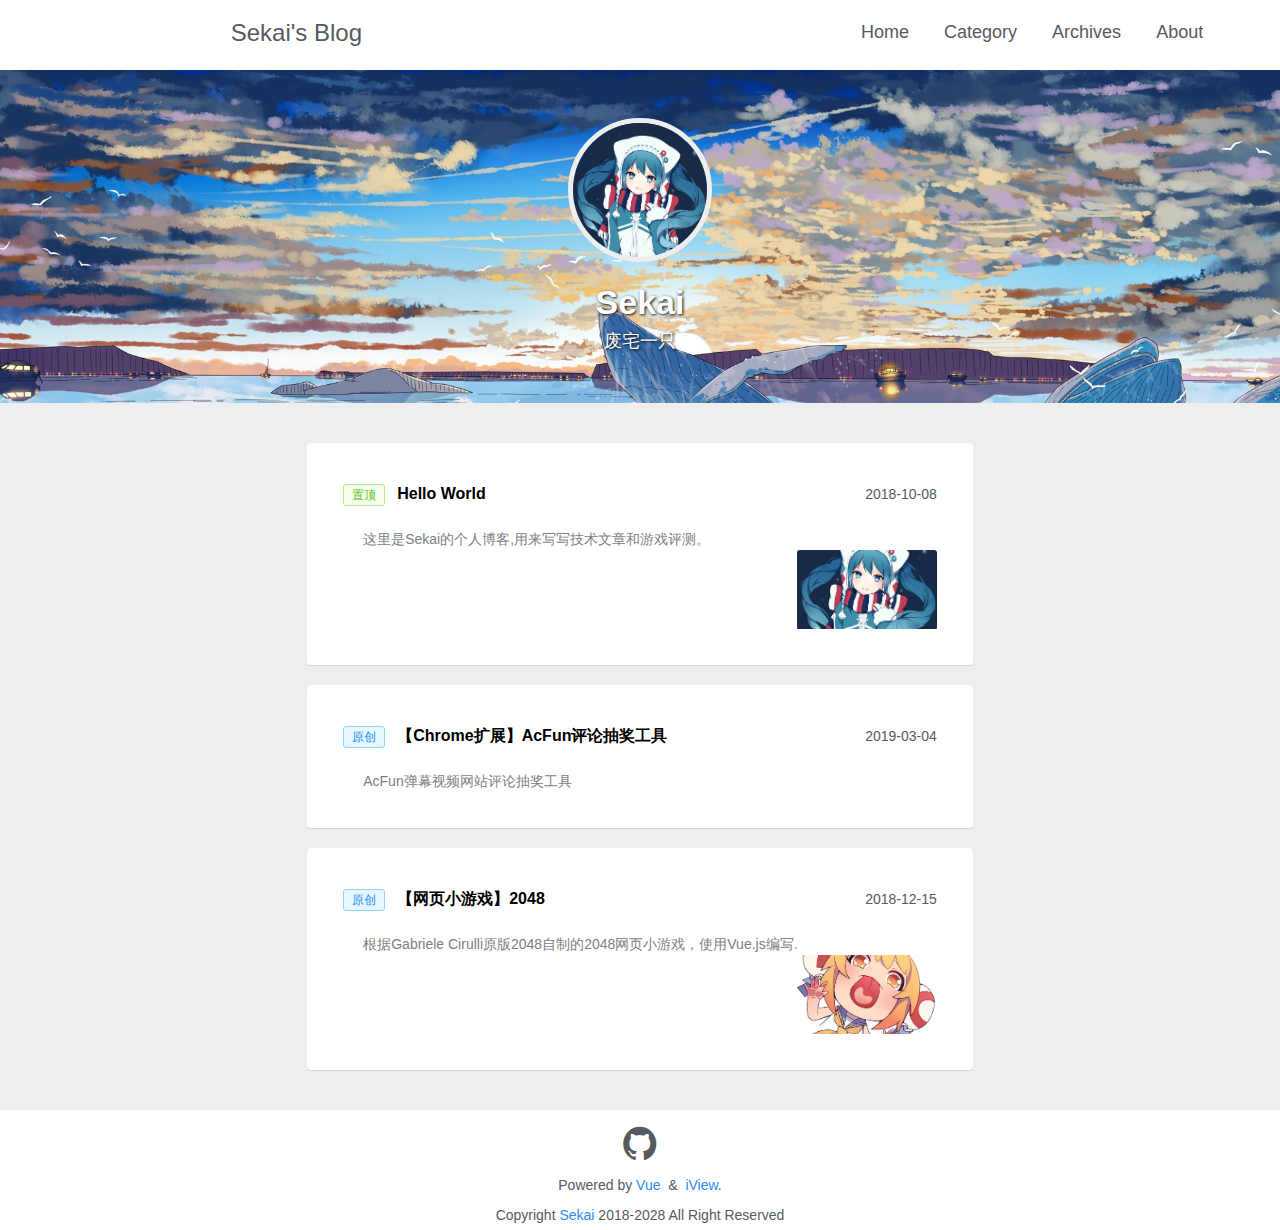
<file: index.html>
<!DOCTYPE html><html><head><meta charset="utf-8"><meta name="keywords" content="Sekai,KonoSekai,KonoSekai.github.io,Sekai's blog,色开"><title>Sekai's Blog</title><link rel="icon" href="/static/img/avatar.png"><link rel="stylesheet" href="/static/css/style.css"><link href="/static/css/app.3f33c48258ac6824f84afabd4aee0948.css" rel="stylesheet"></head><body><div id="app"></div><script type="text/javascript" src="/static/js/manifest.5cf86e0f3f614351c206.js"></script><script type="text/javascript" src="/static/js/vendor.d153e8f5407b350eb45d.js"></script><script type="text/javascript" src="/static/js/app.68c4325705edb6785b9d.js"></script></body></html>
</file>
<file: static/css/style.css>
*, a {font-weight: normal;color: #565A5F}

pre {display: block;padding: 9.5px;margin: 0 0 10px;line-height: 1.42857143;font-size: 13px;
  border-radius: 4px;border: 1px solid #CCC;color: #333;background-color: #F5F5F5;
  text-align: justify;word-wrap: break-word; word-break: normal;overflow: auto; overflow-y:hidden;
  font-family: Menlo, Monaco, Consolas, "Courier New", monospace}

.blog-content {width: 52%;margin: 40px auto 0 auto;overflow: hidden }

.blog-spin-img {width: 100px;height: 100px;margin: 0 auto}

.blog-border-shadow {box-shadow: 0 1px 3px rgba(26, 26, 26, .1);background: #FFF;box-sizing: border-box}
</file>
<file: static/css/app.3f33c48258ac6824f84afabd4aee0948.css>
.blog-main{width:100%;min-height:738px;padding-bottom:20px;background:#eee;overflow:auto}.blog-header[data-v-24eb78b5]{width:100%;line-height:65px}.blog-nav-bar[data-v-24eb78b5]{width:88%;margin:0 auto;overflow:hidden}.blog-title[data-v-24eb78b5]{padding-left:11%;font-size:24px}.blog-nav[data-v-24eb78b5]{font-size:18px;font-weight:300;float:right}.blog-nav a[data-v-24eb78b5],.blog-title a[data-v-24eb78b5]{padding-left:30px;color:#565a5f}.blog-nav a[data-v-24eb78b5]:hover{color:#2d8cf0}.blog-footer[data-v-67a0af73]{width:100%;line-height:30px;font-size:14px;text-align:center}.blog-footer .github-icon[data-v-67a0af73],.blog-footer .github-icon[data-v-67a0af73]:hover{line-height:60px;font-size:38px;color:#565a5f}.blog-banner-info[data-v-58b25234]{width:467px;height:100%;margin:0 auto;z-index:9;cursor:auto;position:relative;text-align:center}.blog-banner-info-title[data-v-58b25234]{font-size:34px;font-weight:700}.blog-banner-info-text[data-v-58b25234]{font-size:18px}.blog-banner-info-text[data-v-58b25234],.blog-banner-info-title[data-v-58b25234]{text-shadow:1px 1px 3px #000;color:#fff;font-family:Open Sans,Helvetica Neue,Helvetica,Arial,sans-serif}.blog-banner-avatar[data-v-58b25234]{margin:48px auto 10px}.blog-banner-avatar-img[data-v-58b25234]{width:144px;height:144px;border:5px solid #eee;border-radius:50%;display:block}.blog-banner[data-v-47e04bd8]{width:100%;height:333px;cursor:pointer;overflow:hidden}.blog-banner-tip[data-v-47e04bd8]{width:150px;padding:10px 20px;border-radius:6px;line-height:1;color:#666;z-index:3;border:1px solid #ccc;position:absolute;background:#fff;transition:opacity .5s ease .5s;transition-property:opacity;transition-duration:.5s;transition-timing-function:ease;transition-delay:.5s}.blog-banner-tip-hidden[data-v-47e04bd8]{display:none}.blog-banner-tip-left[data-v-47e04bd8]:before,.blog-banner-tip-right[data-v-47e04bd8]:after{top:9px;z-index:1;content:"";display:block;position:absolute;border-style:solid;border-color:transparent #ccc transparent transparent}.blog-banner-tip-left[data-v-47e04bd8]:before{left:-7px;border-width:7px 7px 7px 0}.blog-banner-tip-right[data-v-47e04bd8]:after{right:-7px;border-width:7px 0 7px 7px}.blog-banner-tip-left[data-v-47e04bd8]:before{left:-6px;z-index:2;border-color:transparent #fff transparent transparent}.blog-banner-tip-right[data-v-47e04bd8]:after{right:-6px;z-index:2;border-color:transparent transparent transparent #fff}.blog-article-card[data-v-460e0024]{margin-bottom:20px}.blog-article-card-title[data-v-460e0024]{height:30px;line-height:30px;margin:20px;overflow:hidden}.blog-article-card-title a[data-v-460e0024]{font-size:16px;font-weight:700;color:#000}.blog-article-card-title a[data-v-460e0024]:hover{color:#2d8cf0}.blog-article-card-title-tag[data-v-460e0024]{margin-right:8px;float:left;display:inline-block}.blog-article-card-content[data-v-460e0024]{max-height:100px;margin:20px;vertical-align:middle;overflow:hidden}.blog-article-card-summary[data-v-460e0024]{width:100%;height:100%;padding-left:20px;float:left;text-align:justify;word-wrap:break-word;word-break:normal}.blog-article-card-summary a[data-v-460e0024]{color:gray}.blog-article-card-cover[data-v-460e0024]{width:140px;height:80px;border-radius:3px;float:right}.blog-archives[data-v-190c4a39]{margin-bottom:20px;overflow:hidden}.blog-archives-content[data-v-190c4a39]{padding:20px 50px;font-size:20px}.blog-archives-content div[data-v-190c4a39]{margin-top:20px;padding-left:20px}.blog-archives-content h3[data-v-190c4a39]{line-height:48px}.blog-archives-content ul[data-v-190c4a39]{line-height:36px;padding-left:48px;font-size:18px;overflow:hidden}.blog-archives-content li[data-v-190c4a39]{width:50%;float:left}.blog-about[data-v-dbc75d38]{margin-bottom:20px}.blog-about-content[data-v-dbc75d38]{width:100%;padding:20px 50px}.blog-about-content h1[data-v-dbc75d38]{line-height:60px;font-size:2.5em;font-weight:700}.blog-about-content h3[data-v-dbc75d38]{line-height:48px;padding-left:10px;font-weight:600}.blog-about-content p[data-v-dbc75d38],.blog-about-content ul[data-v-dbc75d38]{line-height:28px;padding-left:48px}.blog-about-contact-wechat[data-v-dbc75d38]{width:200px;height:200px;margin:30px auto;display:block}.blog-about-contact-link li[data-v-dbc75d38]{width:50%;float:left}.blog-article[data-v-b5e8670e]{padding:32px}.blog-article-title[data-v-b5e8670e]{line-height:80px;font-size:42px}.blog-article-meta[data-v-b5e8670e]{line-height:36px}.blog-article-meta span[data-v-b5e8670e]{margin-left:10px}.blog-article-cover[data-v-b5e8670e]{width:100%;height:300px;margin:30px auto}.blog-article-summary[data-v-b5e8670e]{margin:30px 20px;padding:30px;border-radius:10px;border:1px solid #ccc;color:gray;background:#f6f6f6;text-align:justify;word-wrap:break-word;word-break:normal}.blog-article-content[data-v-b5e8670e]{margin:30px 20px;font-size:16px;text-align:justify;word-wrap:break-word;word-break:normal}.blog-category-list[data-v-20820c5c]{margin-top:40px}.list-title[data-v-20820c5c]{margin:20px auto;text-align:center}.list-title span[data-v-20820c5c]{max-width:150px;line-height:40px;margin:0 auto;font-size:20px;border-radius:40px;color:#fff;background:#49c8f4;display:block}.blog-error[data-v-b3c4b03a]{padding:200px;text-align:center}.error-code[data-v-b3c4b03a]{font-size:64px;color:#2b85e4}.error-desc[data-v-b3c4b03a]{line-height:48px;font-size:24px;color:#999}.ivu-load-loop{animation:ani-load-loop 1s linear infinite}@keyframes ani-load-loop{0%{transform:rotate(0)}50%{transform:rotate(180deg)}to{transform:rotate(1turn)}}.input-group-error-append,.input-group-error-prepend{background-color:#fff;border:1px solid #ed4014}.input-group-error-append .ivu-select-selection,.input-group-error-prepend .ivu-select-selection{background-color:inherit;border:1px solid transparent}.input-group-error-prepend{border-right:0}.input-group-error-append{border-left:0}.ivu-breadcrumb{color:#999;font-size:14px}.ivu-breadcrumb a{color:#515a6e;transition:color .2s ease-in-out}.ivu-breadcrumb a:hover{color:#57a3f3}.ivu-breadcrumb>span:last-child{font-weight:700;color:#515a6e}.ivu-breadcrumb>span:last-child .ivu-breadcrumb-item-separator{display:none}.ivu-breadcrumb-item-separator{margin:0 8px;color:#dcdee2}.ivu-breadcrumb-item-link>.ivu-icon+span{margin-left:4px}/*! normalize.css v5.0.0 | MIT License | github.com/necolas/normalize.css */html{font-family:sans-serif;line-height:1.15;-ms-text-size-adjust:100%;-webkit-text-size-adjust:100%}body{margin:0}article,aside,footer,header,nav,section{display:block}h1{font-size:2em;margin:.67em 0}figcaption,figure,main{display:block}figure{margin:1em 40px}hr{box-sizing:content-box;height:0;overflow:visible}pre{font-family:monospace,monospace;font-size:1em}a{background-color:transparent;-webkit-text-decoration-skip:objects}a:active,a:hover{outline-width:0}abbr[title]{border-bottom:none;text-decoration:underline;-webkit-text-decoration:underline dotted;text-decoration:underline dotted}b,strong{font-weight:inherit;font-weight:bolder}code,kbd,samp{font-family:monospace,monospace;font-size:1em}dfn{font-style:italic}mark{background-color:#ff0;color:#000}small{font-size:80%}sub,sup{font-size:75%;line-height:0;position:relative;vertical-align:baseline}sub{bottom:-.25em}sup{top:-.5em}audio,video{display:inline-block}audio:not([controls]){display:none;height:0}img{border-style:none}svg:not(:root){overflow:hidden}button,input,optgroup,select,textarea{font-family:sans-serif;font-size:100%;line-height:1.15;margin:0}button,input{overflow:visible}button,select{text-transform:none}[type=reset],[type=submit],button,html [type=button]{-webkit-appearance:button}[type=button]::-moz-focus-inner,[type=reset]::-moz-focus-inner,[type=submit]::-moz-focus-inner,button::-moz-focus-inner{border-style:none;padding:0}[type=button]:-moz-focusring,[type=reset]:-moz-focusring,[type=submit]:-moz-focusring,button:-moz-focusring{outline:1px dotted ButtonText}fieldset{border:1px solid silver;margin:0 2px;padding:.35em .625em .75em}legend{box-sizing:border-box;color:inherit;display:table;max-width:100%;padding:0;white-space:normal}progress{display:inline-block;vertical-align:baseline}textarea{overflow:auto;resize:vertical}[type=checkbox],[type=radio]{box-sizing:border-box;padding:0}[type=number]::-webkit-inner-spin-button,[type=number]::-webkit-outer-spin-button{height:auto}[type=search]{-webkit-appearance:textfield;outline-offset:-2px}[type=search]::-webkit-search-cancel-button,[type=search]::-webkit-search-decoration{-webkit-appearance:none}::-webkit-file-upload-button{-webkit-appearance:button;font:inherit}details,menu{display:block}summary{display:list-item}canvas{display:inline-block}[hidden],template{display:none}*{-webkit-tap-highlight-color:transparent}*,:after,:before{box-sizing:border-box}body{font-family:Helvetica Neue,Helvetica,PingFang SC,Hiragino Sans GB,Microsoft YaHei,\\5FAE\8F6F\96C5\9ED1,Arial,sans-serif;font-size:12px;line-height:1.5;color:#515a6e;background-color:#fff;-webkit-font-smoothing:antialiased;-moz-osx-font-smoothing:grayscale}article,aside,blockquote,body,button,dd,details,div,dl,dt,fieldset,figcaption,figure,footer,form,h1,h2,h3,h4,h5,h6,header,hgroup,hr,input,legend,li,menu,nav,ol,p,section,td,textarea,th,ul{margin:0;padding:0}button,input,select,textarea{font-family:inherit;font-size:inherit;line-height:inherit}input::-ms-clear,input::-ms-reveal{display:none}a{color:#2d8cf0;background:0 0;text-decoration:none;outline:0;cursor:pointer;transition:color .2s ease}a:hover{color:#57a3f3}a:active{color:#2b85e4}a:active,a:hover{outline:0;text-decoration:none}a[disabled]{color:#ccc;cursor:not-allowed;pointer-events:none}code,kbd,pre,samp{font-family:Consolas,Menlo,Courier,monospace}@font-face{font-family:Ionicons;src:url(/static/fonts/ionicons.d535a25.ttf) format("truetype"),url(/static/fonts/ionicons.99ac330.woff) format("woff"),url(/static/img/ionicons.a2c4a26.svg#Ionicons) format("svg");font-weight:400;font-style:normal}.ivu-icon{display:inline-block;font-family:Ionicons;speak:none;font-style:normal;font-weight:400;font-variant:normal;text-transform:none;text-rendering:auto;line-height:1;-webkit-font-smoothing:antialiased;-moz-osx-font-smoothing:grayscale;vertical-align:middle}.ivu-icon-ios-add-circle-outline:before{content:"\F100"}.ivu-icon-ios-add-circle:before{content:"\F101"}.ivu-icon-ios-add:before{content:"\F102"}.ivu-icon-ios-alarm-outline:before{content:"\F103"}.ivu-icon-ios-alarm:before{content:"\F104"}.ivu-icon-ios-albums-outline:before{content:"\F105"}.ivu-icon-ios-albums:before{content:"\F106"}.ivu-icon-ios-alert-outline:before{content:"\F107"}.ivu-icon-ios-alert:before{content:"\F108"}.ivu-icon-ios-american-football-outline:before{content:"\F109"}.ivu-icon-ios-american-football:before{content:"\F10A"}.ivu-icon-ios-analytics-outline:before{content:"\F10B"}.ivu-icon-ios-analytics:before{content:"\F10C"}.ivu-icon-ios-aperture-outline:before{content:"\F10D"}.ivu-icon-ios-aperture:before{content:"\F10E"}.ivu-icon-ios-apps-outline:before{content:"\F10F"}.ivu-icon-ios-apps:before{content:"\F110"}.ivu-icon-ios-appstore-outline:before{content:"\F111"}.ivu-icon-ios-appstore:before{content:"\F112"}.ivu-icon-ios-archive-outline:before{content:"\F113"}.ivu-icon-ios-archive:before{content:"\F114"}.ivu-icon-ios-arrow-back:before{content:"\F115"}.ivu-icon-ios-arrow-down:before{content:"\F116"}.ivu-icon-ios-arrow-dropdown-circle:before{content:"\F117"}.ivu-icon-ios-arrow-dropdown:before{content:"\F118"}.ivu-icon-ios-arrow-dropleft-circle:before{content:"\F119"}.ivu-icon-ios-arrow-dropleft:before{content:"\F11A"}.ivu-icon-ios-arrow-dropright-circle:before{content:"\F11B"}.ivu-icon-ios-arrow-dropright:before{content:"\F11C"}.ivu-icon-ios-arrow-dropup-circle:before{content:"\F11D"}.ivu-icon-ios-arrow-dropup:before{content:"\F11E"}.ivu-icon-ios-arrow-forward:before{content:"\F11F"}.ivu-icon-ios-arrow-round-back:before{content:"\F120"}.ivu-icon-ios-arrow-round-down:before{content:"\F121"}.ivu-icon-ios-arrow-round-forward:before{content:"\F122"}.ivu-icon-ios-arrow-round-up:before{content:"\F123"}.ivu-icon-ios-arrow-up:before{content:"\F124"}.ivu-icon-ios-at-outline:before{content:"\F125"}.ivu-icon-ios-at:before{content:"\F126"}.ivu-icon-ios-attach:before{content:"\F127"}.ivu-icon-ios-backspace-outline:before{content:"\F128"}.ivu-icon-ios-backspace:before{content:"\F129"}.ivu-icon-ios-barcode-outline:before{content:"\F12A"}.ivu-icon-ios-barcode:before{content:"\F12B"}.ivu-icon-ios-baseball-outline:before{content:"\F12C"}.ivu-icon-ios-baseball:before{content:"\F12D"}.ivu-icon-ios-basket-outline:before{content:"\F12E"}.ivu-icon-ios-basket:before{content:"\F12F"}.ivu-icon-ios-basketball-outline:before{content:"\F130"}.ivu-icon-ios-basketball:before{content:"\F131"}.ivu-icon-ios-battery-charging:before{content:"\F132"}.ivu-icon-ios-battery-dead:before{content:"\F133"}.ivu-icon-ios-battery-full:before{content:"\F134"}.ivu-icon-ios-beaker-outline:before{content:"\F135"}.ivu-icon-ios-beaker:before{content:"\F136"}.ivu-icon-ios-beer-outline:before{content:"\F137"}.ivu-icon-ios-beer:before{content:"\F138"}.ivu-icon-ios-bicycle:before{content:"\F139"}.ivu-icon-ios-bluetooth:before{content:"\F13A"}.ivu-icon-ios-boat-outline:before{content:"\F13B"}.ivu-icon-ios-boat:before{content:"\F13C"}.ivu-icon-ios-body-outline:before{content:"\F13D"}.ivu-icon-ios-body:before{content:"\F13E"}.ivu-icon-ios-bonfire-outline:before{content:"\F13F"}.ivu-icon-ios-bonfire:before{content:"\F140"}.ivu-icon-ios-book-outline:before{content:"\F141"}.ivu-icon-ios-book:before{content:"\F142"}.ivu-icon-ios-bookmark-outline:before{content:"\F143"}.ivu-icon-ios-bookmark:before{content:"\F144"}.ivu-icon-ios-bookmarks-outline:before{content:"\F145"}.ivu-icon-ios-bookmarks:before{content:"\F146"}.ivu-icon-ios-bowtie-outline:before{content:"\F147"}.ivu-icon-ios-bowtie:before{content:"\F148"}.ivu-icon-ios-briefcase-outline:before{content:"\F149"}.ivu-icon-ios-briefcase:before{content:"\F14A"}.ivu-icon-ios-browsers-outline:before{content:"\F14B"}.ivu-icon-ios-browsers:before{content:"\F14C"}.ivu-icon-ios-brush-outline:before{content:"\F14D"}.ivu-icon-ios-brush:before{content:"\F14E"}.ivu-icon-ios-bug-outline:before{content:"\F14F"}.ivu-icon-ios-bug:before{content:"\F150"}.ivu-icon-ios-build-outline:before{content:"\F151"}.ivu-icon-ios-build:before{content:"\F152"}.ivu-icon-ios-bulb-outline:before{content:"\F153"}.ivu-icon-ios-bulb:before{content:"\F154"}.ivu-icon-ios-bus-outline:before{content:"\F155"}.ivu-icon-ios-bus:before{content:"\F156"}.ivu-icon-ios-cafe-outline:before{content:"\F157"}.ivu-icon-ios-cafe:before{content:"\F158"}.ivu-icon-ios-calculator-outline:before{content:"\F159"}.ivu-icon-ios-calculator:before{content:"\F15A"}.ivu-icon-ios-calendar-outline:before{content:"\F15B"}.ivu-icon-ios-calendar:before{content:"\F15C"}.ivu-icon-ios-call-outline:before{content:"\F15D"}.ivu-icon-ios-call:before{content:"\F15E"}.ivu-icon-ios-camera-outline:before{content:"\F15F"}.ivu-icon-ios-camera:before{content:"\F160"}.ivu-icon-ios-car-outline:before{content:"\F161"}.ivu-icon-ios-car:before{content:"\F162"}.ivu-icon-ios-card-outline:before{content:"\F163"}.ivu-icon-ios-card:before{content:"\F164"}.ivu-icon-ios-cart-outline:before{content:"\F165"}.ivu-icon-ios-cart:before{content:"\F166"}.ivu-icon-ios-cash-outline:before{content:"\F167"}.ivu-icon-ios-cash:before{content:"\F168"}.ivu-icon-ios-chatboxes-outline:before{content:"\F169"}.ivu-icon-ios-chatboxes:before{content:"\F16A"}.ivu-icon-ios-chatbubbles-outline:before{content:"\F16B"}.ivu-icon-ios-chatbubbles:before{content:"\F16C"}.ivu-icon-ios-checkbox-outline:before{content:"\F16D"}.ivu-icon-ios-checkbox:before{content:"\F16E"}.ivu-icon-ios-checkmark-circle-outline:before{content:"\F16F"}.ivu-icon-ios-checkmark-circle:before{content:"\F170"}.ivu-icon-ios-checkmark:before{content:"\F171"}.ivu-icon-ios-clipboard-outline:before{content:"\F172"}.ivu-icon-ios-clipboard:before{content:"\F173"}.ivu-icon-ios-clock-outline:before{content:"\F174"}.ivu-icon-ios-clock:before{content:"\F175"}.ivu-icon-ios-close-circle-outline:before{content:"\F176"}.ivu-icon-ios-close-circle:before{content:"\F177"}.ivu-icon-ios-close:before{content:"\F178"}.ivu-icon-ios-closed-captioning-outline:before{content:"\F179"}.ivu-icon-ios-closed-captioning:before{content:"\F17A"}.ivu-icon-ios-cloud-circle-outline:before{content:"\F17B"}.ivu-icon-ios-cloud-circle:before{content:"\F17C"}.ivu-icon-ios-cloud-done-outline:before{content:"\F17D"}.ivu-icon-ios-cloud-done:before{content:"\F17E"}.ivu-icon-ios-cloud-download-outline:before{content:"\F17F"}.ivu-icon-ios-cloud-download:before{content:"\F180"}.ivu-icon-ios-cloud-outline:before{content:"\F181"}.ivu-icon-ios-cloud-upload-outline:before{content:"\F182"}.ivu-icon-ios-cloud-upload:before{content:"\F183"}.ivu-icon-ios-cloud:before{content:"\F184"}.ivu-icon-ios-cloudy-night-outline:before{content:"\F185"}.ivu-icon-ios-cloudy-night:before{content:"\F186"}.ivu-icon-ios-cloudy-outline:before{content:"\F187"}.ivu-icon-ios-cloudy:before{content:"\F188"}.ivu-icon-ios-code-download:before{content:"\F189"}.ivu-icon-ios-code-working:before{content:"\F18A"}.ivu-icon-ios-code:before{content:"\F18B"}.ivu-icon-ios-cog-outline:before{content:"\F18C"}.ivu-icon-ios-cog:before{content:"\F18D"}.ivu-icon-ios-color-fill-outline:before{content:"\F18E"}.ivu-icon-ios-color-fill:before{content:"\F18F"}.ivu-icon-ios-color-filter-outline:before{content:"\F190"}.ivu-icon-ios-color-filter:before{content:"\F191"}.ivu-icon-ios-color-palette-outline:before{content:"\F192"}.ivu-icon-ios-color-palette:before{content:"\F193"}.ivu-icon-ios-color-wand-outline:before{content:"\F194"}.ivu-icon-ios-color-wand:before{content:"\F195"}.ivu-icon-ios-compass-outline:before{content:"\F196"}.ivu-icon-ios-compass:before{content:"\F197"}.ivu-icon-ios-construct-outline:before{content:"\F198"}.ivu-icon-ios-construct:before{content:"\F199"}.ivu-icon-ios-contact-outline:before{content:"\F19A"}.ivu-icon-ios-contact:before{content:"\F19B"}.ivu-icon-ios-contacts-outline:before{content:"\F19C"}.ivu-icon-ios-contacts:before{content:"\F19D"}.ivu-icon-ios-contract:before{content:"\F19E"}.ivu-icon-ios-contrast:before{content:"\F19F"}.ivu-icon-ios-copy-outline:before{content:"\F1A0"}.ivu-icon-ios-copy:before{content:"\F1A1"}.ivu-icon-ios-create-outline:before{content:"\F1A2"}.ivu-icon-ios-create:before{content:"\F1A3"}.ivu-icon-ios-crop-outline:before{content:"\F1A4"}.ivu-icon-ios-crop:before{content:"\F1A5"}.ivu-icon-ios-cube-outline:before{content:"\F1A6"}.ivu-icon-ios-cube:before{content:"\F1A7"}.ivu-icon-ios-cut-outline:before{content:"\F1A8"}.ivu-icon-ios-cut:before{content:"\F1A9"}.ivu-icon-ios-desktop-outline:before{content:"\F1AA"}.ivu-icon-ios-desktop:before{content:"\F1AB"}.ivu-icon-ios-disc-outline:before{content:"\F1AC"}.ivu-icon-ios-disc:before{content:"\F1AD"}.ivu-icon-ios-document-outline:before{content:"\F1AE"}.ivu-icon-ios-document:before{content:"\F1AF"}.ivu-icon-ios-done-all:before{content:"\F1B0"}.ivu-icon-ios-download-outline:before{content:"\F1B1"}.ivu-icon-ios-download:before{content:"\F1B2"}.ivu-icon-ios-easel-outline:before{content:"\F1B3"}.ivu-icon-ios-easel:before{content:"\F1B4"}.ivu-icon-ios-egg-outline:before{content:"\F1B5"}.ivu-icon-ios-egg:before{content:"\F1B6"}.ivu-icon-ios-exit-outline:before{content:"\F1B7"}.ivu-icon-ios-exit:before{content:"\F1B8"}.ivu-icon-ios-expand:before{content:"\F1B9"}.ivu-icon-ios-eye-off-outline:before{content:"\F1BA"}.ivu-icon-ios-eye-off:before{content:"\F1BB"}.ivu-icon-ios-eye-outline:before{content:"\F1BC"}.ivu-icon-ios-eye:before{content:"\F1BD"}.ivu-icon-ios-fastforward-outline:before{content:"\F1BE"}.ivu-icon-ios-fastforward:before{content:"\F1BF"}.ivu-icon-ios-female:before{content:"\F1C0"}.ivu-icon-ios-filing-outline:before{content:"\F1C1"}.ivu-icon-ios-filing:before{content:"\F1C2"}.ivu-icon-ios-film-outline:before{content:"\F1C3"}.ivu-icon-ios-film:before{content:"\F1C4"}.ivu-icon-ios-finger-print:before{content:"\F1C5"}.ivu-icon-ios-flag-outline:before{content:"\F1C6"}.ivu-icon-ios-flag:before{content:"\F1C7"}.ivu-icon-ios-flame-outline:before{content:"\F1C8"}.ivu-icon-ios-flame:before{content:"\F1C9"}.ivu-icon-ios-flash-outline:before{content:"\F1CA"}.ivu-icon-ios-flash:before{content:"\F1CB"}.ivu-icon-ios-flask-outline:before{content:"\F1CC"}.ivu-icon-ios-flask:before{content:"\F1CD"}.ivu-icon-ios-flower-outline:before{content:"\F1CE"}.ivu-icon-ios-flower:before{content:"\F1CF"}.ivu-icon-ios-folder-open-outline:before{content:"\F1D0"}.ivu-icon-ios-folder-open:before{content:"\F1D1"}.ivu-icon-ios-folder-outline:before{content:"\F1D2"}.ivu-icon-ios-folder:before{content:"\F1D3"}.ivu-icon-ios-football-outline:before{content:"\F1D4"}.ivu-icon-ios-football:before{content:"\F1D5"}.ivu-icon-ios-funnel-outline:before{content:"\F1D6"}.ivu-icon-ios-funnel:before{content:"\F1D7"}.ivu-icon-ios-game-controller-a-outline:before{content:"\F1D8"}.ivu-icon-ios-game-controller-a:before{content:"\F1D9"}.ivu-icon-ios-game-controller-b-outline:before{content:"\F1DA"}.ivu-icon-ios-game-controller-b:before{content:"\F1DB"}.ivu-icon-ios-git-branch:before{content:"\F1DC"}.ivu-icon-ios-git-commit:before{content:"\F1DD"}.ivu-icon-ios-git-compare:before{content:"\F1DE"}.ivu-icon-ios-git-merge:before{content:"\F1DF"}.ivu-icon-ios-git-network:before{content:"\F1E0"}.ivu-icon-ios-git-pull-request:before{content:"\F1E1"}.ivu-icon-ios-glasses-outline:before{content:"\F1E2"}.ivu-icon-ios-glasses:before{content:"\F1E3"}.ivu-icon-ios-globe-outline:before{content:"\F1E4"}.ivu-icon-ios-globe:before{content:"\F1E5"}.ivu-icon-ios-grid-outline:before{content:"\F1E6"}.ivu-icon-ios-grid:before{content:"\F1E7"}.ivu-icon-ios-hammer-outline:before{content:"\F1E8"}.ivu-icon-ios-hammer:before{content:"\F1E9"}.ivu-icon-ios-hand-outline:before{content:"\F1EA"}.ivu-icon-ios-hand:before{content:"\F1EB"}.ivu-icon-ios-happy-outline:before{content:"\F1EC"}.ivu-icon-ios-happy:before{content:"\F1ED"}.ivu-icon-ios-headset-outline:before{content:"\F1EE"}.ivu-icon-ios-headset:before{content:"\F1EF"}.ivu-icon-ios-heart-outline:before{content:"\F1F0"}.ivu-icon-ios-heart:before{content:"\F1F1"}.ivu-icon-ios-help-buoy-outline:before{content:"\F1F2"}.ivu-icon-ios-help-buoy:before{content:"\F1F3"}.ivu-icon-ios-help-circle-outline:before{content:"\F1F4"}.ivu-icon-ios-help-circle:before{content:"\F1F5"}.ivu-icon-ios-help:before{content:"\F1F6"}.ivu-icon-ios-home-outline:before{content:"\F1F7"}.ivu-icon-ios-home:before{content:"\F1F8"}.ivu-icon-ios-ice-cream-outline:before{content:"\F1F9"}.ivu-icon-ios-ice-cream:before{content:"\F1FA"}.ivu-icon-ios-image-outline:before{content:"\F1FB"}.ivu-icon-ios-image:before{content:"\F1FC"}.ivu-icon-ios-images-outline:before{content:"\F1FD"}.ivu-icon-ios-images:before{content:"\F1FE"}.ivu-icon-ios-infinite-outline:before{content:"\F1FF"}.ivu-icon-ios-infinite:before{content:"\F200"}.ivu-icon-ios-information-circle-outline:before{content:"\F201"}.ivu-icon-ios-information-circle:before{content:"\F202"}.ivu-icon-ios-information:before{content:"\F203"}.ivu-icon-ios-ionic-outline:before{content:"\F204"}.ivu-icon-ios-ionic:before{content:"\F205"}.ivu-icon-ios-ionitron-outline:before{content:"\F206"}.ivu-icon-ios-ionitron:before{content:"\F207"}.ivu-icon-ios-jet-outline:before{content:"\F208"}.ivu-icon-ios-jet:before{content:"\F209"}.ivu-icon-ios-key-outline:before{content:"\F20A"}.ivu-icon-ios-key:before{content:"\F20B"}.ivu-icon-ios-keypad-outline:before{content:"\F20C"}.ivu-icon-ios-keypad:before{content:"\F20D"}.ivu-icon-ios-laptop:before{content:"\F20E"}.ivu-icon-ios-leaf-outline:before{content:"\F20F"}.ivu-icon-ios-leaf:before{content:"\F210"}.ivu-icon-ios-link-outline:before{content:"\F211"}.ivu-icon-ios-link:before{content:"\F212"}.ivu-icon-ios-list-box-outline:before{content:"\F213"}.ivu-icon-ios-list-box:before{content:"\F214"}.ivu-icon-ios-list:before{content:"\F215"}.ivu-icon-ios-locate-outline:before{content:"\F216"}.ivu-icon-ios-locate:before{content:"\F217"}.ivu-icon-ios-lock-outline:before{content:"\F218"}.ivu-icon-ios-lock:before{content:"\F219"}.ivu-icon-ios-log-in:before{content:"\F21A"}.ivu-icon-ios-log-out:before{content:"\F21B"}.ivu-icon-ios-magnet-outline:before{content:"\F21C"}.ivu-icon-ios-magnet:before{content:"\F21D"}.ivu-icon-ios-mail-open-outline:before{content:"\F21E"}.ivu-icon-ios-mail-open:before{content:"\F21F"}.ivu-icon-ios-mail-outline:before{content:"\F220"}.ivu-icon-ios-mail:before{content:"\F221"}.ivu-icon-ios-male:before{content:"\F222"}.ivu-icon-ios-man-outline:before{content:"\F223"}.ivu-icon-ios-man:before{content:"\F224"}.ivu-icon-ios-map-outline:before{content:"\F225"}.ivu-icon-ios-map:before{content:"\F226"}.ivu-icon-ios-medal-outline:before{content:"\F227"}.ivu-icon-ios-medal:before{content:"\F228"}.ivu-icon-ios-medical-outline:before{content:"\F229"}.ivu-icon-ios-medical:before{content:"\F22A"}.ivu-icon-ios-medkit-outline:before{content:"\F22B"}.ivu-icon-ios-medkit:before{content:"\F22C"}.ivu-icon-ios-megaphone-outline:before{content:"\F22D"}.ivu-icon-ios-megaphone:before{content:"\F22E"}.ivu-icon-ios-menu-outline:before{content:"\F22F"}.ivu-icon-ios-menu:before{content:"\F230"}.ivu-icon-ios-mic-off-outline:before{content:"\F231"}.ivu-icon-ios-mic-off:before{content:"\F232"}.ivu-icon-ios-mic-outline:before{content:"\F233"}.ivu-icon-ios-mic:before{content:"\F234"}.ivu-icon-ios-microphone-outline:before{content:"\F235"}.ivu-icon-ios-microphone:before{content:"\F236"}.ivu-icon-ios-moon-outline:before{content:"\F237"}.ivu-icon-ios-moon:before{content:"\F238"}.ivu-icon-ios-more-outline:before{content:"\F239"}.ivu-icon-ios-more:before{content:"\F23A"}.ivu-icon-ios-move:before{content:"\F23B"}.ivu-icon-ios-musical-note-outline:before{content:"\F23C"}.ivu-icon-ios-musical-note:before{content:"\F23D"}.ivu-icon-ios-musical-notes-outline:before{content:"\F23E"}.ivu-icon-ios-musical-notes:before{content:"\F23F"}.ivu-icon-ios-navigate-outline:before{content:"\F240"}.ivu-icon-ios-navigate:before{content:"\F241"}.ivu-icon-ios-no-smoking-outline:before{content:"\F242"}.ivu-icon-ios-no-smoking:before{content:"\F243"}.ivu-icon-ios-notifications-off-outline:before{content:"\F244"}.ivu-icon-ios-notifications-off:before{content:"\F245"}.ivu-icon-ios-notifications-outline:before{content:"\F246"}.ivu-icon-ios-notifications:before{content:"\F247"}.ivu-icon-ios-nuclear-outline:before{content:"\F248"}.ivu-icon-ios-nuclear:before{content:"\F249"}.ivu-icon-ios-nutrition-outline:before{content:"\F24A"}.ivu-icon-ios-nutrition:before{content:"\F24B"}.ivu-icon-ios-open-outline:before{content:"\F24C"}.ivu-icon-ios-open:before{content:"\F24D"}.ivu-icon-ios-options-outline:before{content:"\F24E"}.ivu-icon-ios-options:before{content:"\F24F"}.ivu-icon-ios-outlet-outline:before{content:"\F250"}.ivu-icon-ios-outlet:before{content:"\F251"}.ivu-icon-ios-paper-outline:before{content:"\F252"}.ivu-icon-ios-paper-plane-outline:before{content:"\F253"}.ivu-icon-ios-paper-plane:before{content:"\F254"}.ivu-icon-ios-paper:before{content:"\F255"}.ivu-icon-ios-partly-sunny-outline:before{content:"\F256"}.ivu-icon-ios-partly-sunny:before{content:"\F257"}.ivu-icon-ios-pause-outline:before{content:"\F258"}.ivu-icon-ios-pause:before{content:"\F259"}.ivu-icon-ios-paw-outline:before{content:"\F25A"}.ivu-icon-ios-paw:before{content:"\F25B"}.ivu-icon-ios-people-outline:before{content:"\F25C"}.ivu-icon-ios-people:before{content:"\F25D"}.ivu-icon-ios-person-add-outline:before{content:"\F25E"}.ivu-icon-ios-person-add:before{content:"\F25F"}.ivu-icon-ios-person-outline:before{content:"\F260"}.ivu-icon-ios-person:before{content:"\F261"}.ivu-icon-ios-phone-landscape:before{content:"\F262"}.ivu-icon-ios-phone-portrait:before{content:"\F263"}.ivu-icon-ios-photos-outline:before{content:"\F264"}.ivu-icon-ios-photos:before{content:"\F265"}.ivu-icon-ios-pie-outline:before{content:"\F266"}.ivu-icon-ios-pie:before{content:"\F267"}.ivu-icon-ios-pin-outline:before{content:"\F268"}.ivu-icon-ios-pin:before{content:"\F269"}.ivu-icon-ios-pint-outline:before{content:"\F26A"}.ivu-icon-ios-pint:before{content:"\F26B"}.ivu-icon-ios-pizza-outline:before{content:"\F26C"}.ivu-icon-ios-pizza:before{content:"\F26D"}.ivu-icon-ios-plane-outline:before{content:"\F26E"}.ivu-icon-ios-plane:before{content:"\F26F"}.ivu-icon-ios-planet-outline:before{content:"\F270"}.ivu-icon-ios-planet:before{content:"\F271"}.ivu-icon-ios-play-outline:before{content:"\F272"}.ivu-icon-ios-play:before{content:"\F273"}.ivu-icon-ios-podium-outline:before{content:"\F274"}.ivu-icon-ios-podium:before{content:"\F275"}.ivu-icon-ios-power-outline:before{content:"\F276"}.ivu-icon-ios-power:before{content:"\F277"}.ivu-icon-ios-pricetag-outline:before{content:"\F278"}.ivu-icon-ios-pricetag:before{content:"\F279"}.ivu-icon-ios-pricetags-outline:before{content:"\F27A"}.ivu-icon-ios-pricetags:before{content:"\F27B"}.ivu-icon-ios-print-outline:before{content:"\F27C"}.ivu-icon-ios-print:before{content:"\F27D"}.ivu-icon-ios-pulse-outline:before{content:"\F27E"}.ivu-icon-ios-pulse:before{content:"\F27F"}.ivu-icon-ios-qr-scanner:before{content:"\F280"}.ivu-icon-ios-quote-outline:before{content:"\F281"}.ivu-icon-ios-quote:before{content:"\F282"}.ivu-icon-ios-radio-button-off:before{content:"\F283"}.ivu-icon-ios-radio-button-on:before{content:"\F284"}.ivu-icon-ios-radio-outline:before{content:"\F285"}.ivu-icon-ios-radio:before{content:"\F286"}.ivu-icon-ios-rainy-outline:before{content:"\F287"}.ivu-icon-ios-rainy:before{content:"\F288"}.ivu-icon-ios-recording-outline:before{content:"\F289"}.ivu-icon-ios-recording:before{content:"\F28A"}.ivu-icon-ios-redo-outline:before{content:"\F28B"}.ivu-icon-ios-redo:before{content:"\F28C"}.ivu-icon-ios-refresh-circle-outline:before{content:"\F28D"}.ivu-icon-ios-refresh-circle:before{content:"\F28E"}.ivu-icon-ios-refresh:before{content:"\F28F"}.ivu-icon-ios-remove-circle-outline:before{content:"\F290"}.ivu-icon-ios-remove-circle:before{content:"\F291"}.ivu-icon-ios-remove:before{content:"\F292"}.ivu-icon-ios-reorder:before{content:"\F293"}.ivu-icon-ios-repeat:before{content:"\F294"}.ivu-icon-ios-resize:before{content:"\F295"}.ivu-icon-ios-restaurant-outline:before{content:"\F296"}.ivu-icon-ios-restaurant:before{content:"\F297"}.ivu-icon-ios-return-left:before{content:"\F298"}.ivu-icon-ios-return-right:before{content:"\F299"}.ivu-icon-ios-reverse-camera-outline:before{content:"\F29A"}.ivu-icon-ios-reverse-camera:before{content:"\F29B"}.ivu-icon-ios-rewind-outline:before{content:"\F29C"}.ivu-icon-ios-rewind:before{content:"\F29D"}.ivu-icon-ios-ribbon-outline:before{content:"\F29E"}.ivu-icon-ios-ribbon:before{content:"\F29F"}.ivu-icon-ios-rose-outline:before{content:"\F2A0"}.ivu-icon-ios-rose:before{content:"\F2A1"}.ivu-icon-ios-sad-outline:before{content:"\F2A2"}.ivu-icon-ios-sad:before{content:"\F2A3"}.ivu-icon-ios-school-outline:before{content:"\F2A4"}.ivu-icon-ios-school:before{content:"\F2A5"}.ivu-icon-ios-search-outline:before{content:"\F2A6"}.ivu-icon-ios-search:before{content:"\F2A7"}.ivu-icon-ios-send-outline:before{content:"\F2A8"}.ivu-icon-ios-send:before{content:"\F2A9"}.ivu-icon-ios-settings-outline:before{content:"\F2AA"}.ivu-icon-ios-settings:before{content:"\F2AB"}.ivu-icon-ios-share-alt-outline:before{content:"\F2AC"}.ivu-icon-ios-share-alt:before{content:"\F2AD"}.ivu-icon-ios-share-outline:before{content:"\F2AE"}.ivu-icon-ios-share:before{content:"\F2AF"}.ivu-icon-ios-shirt-outline:before{content:"\F2B0"}.ivu-icon-ios-shirt:before{content:"\F2B1"}.ivu-icon-ios-shuffle:before{content:"\F2B2"}.ivu-icon-ios-skip-backward-outline:before{content:"\F2B3"}.ivu-icon-ios-skip-backward:before{content:"\F2B4"}.ivu-icon-ios-skip-forward-outline:before{content:"\F2B5"}.ivu-icon-ios-skip-forward:before{content:"\F2B6"}.ivu-icon-ios-snow-outline:before{content:"\F2B7"}.ivu-icon-ios-snow:before{content:"\F2B8"}.ivu-icon-ios-speedometer-outline:before{content:"\F2B9"}.ivu-icon-ios-speedometer:before{content:"\F2BA"}.ivu-icon-ios-square-outline:before{content:"\F2BB"}.ivu-icon-ios-square:before{content:"\F2BC"}.ivu-icon-ios-star-half:before{content:"\F2BD"}.ivu-icon-ios-star-outline:before{content:"\F2BE"}.ivu-icon-ios-star:before{content:"\F2BF"}.ivu-icon-ios-stats-outline:before{content:"\F2C0"}.ivu-icon-ios-stats:before{content:"\F2C1"}.ivu-icon-ios-stopwatch-outline:before{content:"\F2C2"}.ivu-icon-ios-stopwatch:before{content:"\F2C3"}.ivu-icon-ios-subway-outline:before{content:"\F2C4"}.ivu-icon-ios-subway:before{content:"\F2C5"}.ivu-icon-ios-sunny-outline:before{content:"\F2C6"}.ivu-icon-ios-sunny:before{content:"\F2C7"}.ivu-icon-ios-swap:before{content:"\F2C8"}.ivu-icon-ios-switch-outline:before{content:"\F2C9"}.ivu-icon-ios-switch:before{content:"\F2CA"}.ivu-icon-ios-sync:before{content:"\F2CB"}.ivu-icon-ios-tablet-landscape:before{content:"\F2CC"}.ivu-icon-ios-tablet-portrait:before{content:"\F2CD"}.ivu-icon-ios-tennisball-outline:before{content:"\F2CE"}.ivu-icon-ios-tennisball:before{content:"\F2CF"}.ivu-icon-ios-text-outline:before{content:"\F2D0"}.ivu-icon-ios-text:before{content:"\F2D1"}.ivu-icon-ios-thermometer-outline:before{content:"\F2D2"}.ivu-icon-ios-thermometer:before{content:"\F2D3"}.ivu-icon-ios-thumbs-down-outline:before{content:"\F2D4"}.ivu-icon-ios-thumbs-down:before{content:"\F2D5"}.ivu-icon-ios-thumbs-up-outline:before{content:"\F2D6"}.ivu-icon-ios-thumbs-up:before{content:"\F2D7"}.ivu-icon-ios-thunderstorm-outline:before{content:"\F2D8"}.ivu-icon-ios-thunderstorm:before{content:"\F2D9"}.ivu-icon-ios-time-outline:before{content:"\F2DA"}.ivu-icon-ios-time:before{content:"\F2DB"}.ivu-icon-ios-timer-outline:before{content:"\F2DC"}.ivu-icon-ios-timer:before{content:"\F2DD"}.ivu-icon-ios-train-outline:before{content:"\F2DE"}.ivu-icon-ios-train:before{content:"\F2DF"}.ivu-icon-ios-transgender:before{content:"\F2E0"}.ivu-icon-ios-trash-outline:before{content:"\F2E1"}.ivu-icon-ios-trash:before{content:"\F2E2"}.ivu-icon-ios-trending-down:before{content:"\F2E3"}.ivu-icon-ios-trending-up:before{content:"\F2E4"}.ivu-icon-ios-trophy-outline:before{content:"\F2E5"}.ivu-icon-ios-trophy:before{content:"\F2E6"}.ivu-icon-ios-umbrella-outline:before{content:"\F2E7"}.ivu-icon-ios-umbrella:before{content:"\F2E8"}.ivu-icon-ios-undo-outline:before{content:"\F2E9"}.ivu-icon-ios-undo:before{content:"\F2EA"}.ivu-icon-ios-unlock-outline:before{content:"\F2EB"}.ivu-icon-ios-unlock:before{content:"\F2EC"}.ivu-icon-ios-videocam-outline:before{content:"\F2ED"}.ivu-icon-ios-videocam:before{content:"\F2EE"}.ivu-icon-ios-volume-down:before{content:"\F2EF"}.ivu-icon-ios-volume-mute:before{content:"\F2F0"}.ivu-icon-ios-volume-off:before{content:"\F2F1"}.ivu-icon-ios-volume-up:before{content:"\F2F2"}.ivu-icon-ios-walk:before{content:"\F2F3"}.ivu-icon-ios-warning-outline:before{content:"\F2F4"}.ivu-icon-ios-warning:before{content:"\F2F5"}.ivu-icon-ios-watch:before{content:"\F2F6"}.ivu-icon-ios-water-outline:before{content:"\F2F7"}.ivu-icon-ios-water:before{content:"\F2F8"}.ivu-icon-ios-wifi-outline:before{content:"\F2F9"}.ivu-icon-ios-wifi:before{content:"\F2FA"}.ivu-icon-ios-wine-outline:before{content:"\F2FB"}.ivu-icon-ios-wine:before{content:"\F2FC"}.ivu-icon-ios-woman-outline:before{content:"\F2FD"}.ivu-icon-ios-woman:before{content:"\F2FE"}.ivu-icon-logo-android:before{content:"\F2FF"}.ivu-icon-logo-angular:before{content:"\F300"}.ivu-icon-logo-apple:before{content:"\F301"}.ivu-icon-logo-bitcoin:before{content:"\F302"}.ivu-icon-logo-buffer:before{content:"\F303"}.ivu-icon-logo-chrome:before{content:"\F304"}.ivu-icon-logo-codepen:before{content:"\F305"}.ivu-icon-logo-css3:before{content:"\F306"}.ivu-icon-logo-designernews:before{content:"\F307"}.ivu-icon-logo-dribbble:before{content:"\F308"}.ivu-icon-logo-dropbox:before{content:"\F309"}.ivu-icon-logo-euro:before{content:"\F30A"}.ivu-icon-logo-facebook:before{content:"\F30B"}.ivu-icon-logo-foursquare:before{content:"\F30C"}.ivu-icon-logo-freebsd-devil:before{content:"\F30D"}.ivu-icon-logo-github:before{content:"\F30E"}.ivu-icon-logo-google:before{content:"\F30F"}.ivu-icon-logo-googleplus:before{content:"\F310"}.ivu-icon-logo-hackernews:before{content:"\F311"}.ivu-icon-logo-html5:before{content:"\F312"}.ivu-icon-logo-instagram:before{content:"\F313"}.ivu-icon-logo-javascript:before{content:"\F314"}.ivu-icon-logo-linkedin:before{content:"\F315"}.ivu-icon-logo-markdown:before{content:"\F316"}.ivu-icon-logo-nodejs:before{content:"\F317"}.ivu-icon-logo-octocat:before{content:"\F318"}.ivu-icon-logo-pinterest:before{content:"\F319"}.ivu-icon-logo-playstation:before{content:"\F31A"}.ivu-icon-logo-python:before{content:"\F31B"}.ivu-icon-logo-reddit:before{content:"\F31C"}.ivu-icon-logo-rss:before{content:"\F31D"}.ivu-icon-logo-sass:before{content:"\F31E"}.ivu-icon-logo-skype:before{content:"\F31F"}.ivu-icon-logo-snapchat:before{content:"\F320"}.ivu-icon-logo-steam:before{content:"\F321"}.ivu-icon-logo-tumblr:before{content:"\F322"}.ivu-icon-logo-tux:before{content:"\F323"}.ivu-icon-logo-twitch:before{content:"\F324"}.ivu-icon-logo-twitter:before{content:"\F325"}.ivu-icon-logo-usd:before{content:"\F326"}.ivu-icon-logo-vimeo:before{content:"\F327"}.ivu-icon-logo-whatsapp:before{content:"\F328"}.ivu-icon-logo-windows:before{content:"\F329"}.ivu-icon-logo-wordpress:before{content:"\F32A"}.ivu-icon-logo-xbox:before{content:"\F32B"}.ivu-icon-logo-yahoo:before{content:"\F32C"}.ivu-icon-logo-yen:before{content:"\F32D"}.ivu-icon-logo-youtube:before{content:"\F32E"}.ivu-icon-md-add-circle:before{content:"\F32F"}.ivu-icon-md-add:before{content:"\F330"}.ivu-icon-md-alarm:before{content:"\F331"}.ivu-icon-md-albums:before{content:"\F332"}.ivu-icon-md-alert:before{content:"\F333"}.ivu-icon-md-american-football:before{content:"\F334"}.ivu-icon-md-analytics:before{content:"\F335"}.ivu-icon-md-aperture:before{content:"\F336"}.ivu-icon-md-apps:before{content:"\F337"}.ivu-icon-md-appstore:before{content:"\F338"}.ivu-icon-md-archive:before{content:"\F339"}.ivu-icon-md-arrow-back:before{content:"\F33A"}.ivu-icon-md-arrow-down:before{content:"\F33B"}.ivu-icon-md-arrow-dropdown-circle:before{content:"\F33C"}.ivu-icon-md-arrow-dropdown:before{content:"\F33D"}.ivu-icon-md-arrow-dropleft-circle:before{content:"\F33E"}.ivu-icon-md-arrow-dropleft:before{content:"\F33F"}.ivu-icon-md-arrow-dropright-circle:before{content:"\F340"}.ivu-icon-md-arrow-dropright:before{content:"\F341"}.ivu-icon-md-arrow-dropup-circle:before{content:"\F342"}.ivu-icon-md-arrow-dropup:before{content:"\F343"}.ivu-icon-md-arrow-forward:before{content:"\F344"}.ivu-icon-md-arrow-round-back:before{content:"\F345"}.ivu-icon-md-arrow-round-down:before{content:"\F346"}.ivu-icon-md-arrow-round-forward:before{content:"\F347"}.ivu-icon-md-arrow-round-up:before{content:"\F348"}.ivu-icon-md-arrow-up:before{content:"\F349"}.ivu-icon-md-at:before{content:"\F34A"}.ivu-icon-md-attach:before{content:"\F34B"}.ivu-icon-md-backspace:before{content:"\F34C"}.ivu-icon-md-barcode:before{content:"\F34D"}.ivu-icon-md-baseball:before{content:"\F34E"}.ivu-icon-md-basket:before{content:"\F34F"}.ivu-icon-md-basketball:before{content:"\F350"}.ivu-icon-md-battery-charging:before{content:"\F351"}.ivu-icon-md-battery-dead:before{content:"\F352"}.ivu-icon-md-battery-full:before{content:"\F353"}.ivu-icon-md-beaker:before{content:"\F354"}.ivu-icon-md-beer:before{content:"\F355"}.ivu-icon-md-bicycle:before{content:"\F356"}.ivu-icon-md-bluetooth:before{content:"\F357"}.ivu-icon-md-boat:before{content:"\F358"}.ivu-icon-md-body:before{content:"\F359"}.ivu-icon-md-bonfire:before{content:"\F35A"}.ivu-icon-md-book:before{content:"\F35B"}.ivu-icon-md-bookmark:before{content:"\F35C"}.ivu-icon-md-bookmarks:before{content:"\F35D"}.ivu-icon-md-bowtie:before{content:"\F35E"}.ivu-icon-md-briefcase:before{content:"\F35F"}.ivu-icon-md-browsers:before{content:"\F360"}.ivu-icon-md-brush:before{content:"\F361"}.ivu-icon-md-bug:before{content:"\F362"}.ivu-icon-md-build:before{content:"\F363"}.ivu-icon-md-bulb:before{content:"\F364"}.ivu-icon-md-bus:before{content:"\F365"}.ivu-icon-md-cafe:before{content:"\F366"}.ivu-icon-md-calculator:before{content:"\F367"}.ivu-icon-md-calendar:before{content:"\F368"}.ivu-icon-md-call:before{content:"\F369"}.ivu-icon-md-camera:before{content:"\F36A"}.ivu-icon-md-car:before{content:"\F36B"}.ivu-icon-md-card:before{content:"\F36C"}.ivu-icon-md-cart:before{content:"\F36D"}.ivu-icon-md-cash:before{content:"\F36E"}.ivu-icon-md-chatboxes:before{content:"\F36F"}.ivu-icon-md-chatbubbles:before{content:"\F370"}.ivu-icon-md-checkbox-outline:before{content:"\F371"}.ivu-icon-md-checkbox:before{content:"\F372"}.ivu-icon-md-checkmark-circle-outline:before{content:"\F373"}.ivu-icon-md-checkmark-circle:before{content:"\F374"}.ivu-icon-md-checkmark:before{content:"\F375"}.ivu-icon-md-clipboard:before{content:"\F376"}.ivu-icon-md-clock:before{content:"\F377"}.ivu-icon-md-close-circle:before{content:"\F378"}.ivu-icon-md-close:before{content:"\F379"}.ivu-icon-md-closed-captioning:before{content:"\F37A"}.ivu-icon-md-cloud-circle:before{content:"\F37B"}.ivu-icon-md-cloud-done:before{content:"\F37C"}.ivu-icon-md-cloud-download:before{content:"\F37D"}.ivu-icon-md-cloud-outline:before{content:"\F37E"}.ivu-icon-md-cloud-upload:before{content:"\F37F"}.ivu-icon-md-cloud:before{content:"\F380"}.ivu-icon-md-cloudy-night:before{content:"\F381"}.ivu-icon-md-cloudy:before{content:"\F382"}.ivu-icon-md-code-download:before{content:"\F383"}.ivu-icon-md-code-working:before{content:"\F384"}.ivu-icon-md-code:before{content:"\F385"}.ivu-icon-md-cog:before{content:"\F386"}.ivu-icon-md-color-fill:before{content:"\F387"}.ivu-icon-md-color-filter:before{content:"\F388"}.ivu-icon-md-color-palette:before{content:"\F389"}.ivu-icon-md-color-wand:before{content:"\F38A"}.ivu-icon-md-compass:before{content:"\F38B"}.ivu-icon-md-construct:before{content:"\F38C"}.ivu-icon-md-contact:before{content:"\F38D"}.ivu-icon-md-contacts:before{content:"\F38E"}.ivu-icon-md-contract:before{content:"\F38F"}.ivu-icon-md-contrast:before{content:"\F390"}.ivu-icon-md-copy:before{content:"\F391"}.ivu-icon-md-create:before{content:"\F392"}.ivu-icon-md-crop:before{content:"\F393"}.ivu-icon-md-cube:before{content:"\F394"}.ivu-icon-md-cut:before{content:"\F395"}.ivu-icon-md-desktop:before{content:"\F396"}.ivu-icon-md-disc:before{content:"\F397"}.ivu-icon-md-document:before{content:"\F398"}.ivu-icon-md-done-all:before{content:"\F399"}.ivu-icon-md-download:before{content:"\F39A"}.ivu-icon-md-easel:before{content:"\F39B"}.ivu-icon-md-egg:before{content:"\F39C"}.ivu-icon-md-exit:before{content:"\F39D"}.ivu-icon-md-expand:before{content:"\F39E"}.ivu-icon-md-eye-off:before{content:"\F39F"}.ivu-icon-md-eye:before{content:"\F3A0"}.ivu-icon-md-fastforward:before{content:"\F3A1"}.ivu-icon-md-female:before{content:"\F3A2"}.ivu-icon-md-filing:before{content:"\F3A3"}.ivu-icon-md-film:before{content:"\F3A4"}.ivu-icon-md-finger-print:before{content:"\F3A5"}.ivu-icon-md-flag:before{content:"\F3A6"}.ivu-icon-md-flame:before{content:"\F3A7"}.ivu-icon-md-flash:before{content:"\F3A8"}.ivu-icon-md-flask:before{content:"\F3A9"}.ivu-icon-md-flower:before{content:"\F3AA"}.ivu-icon-md-folder-open:before{content:"\F3AB"}.ivu-icon-md-folder:before{content:"\F3AC"}.ivu-icon-md-football:before{content:"\F3AD"}.ivu-icon-md-funnel:before{content:"\F3AE"}.ivu-icon-md-game-controller-a:before{content:"\F3AF"}.ivu-icon-md-game-controller-b:before{content:"\F3B0"}.ivu-icon-md-git-branch:before{content:"\F3B1"}.ivu-icon-md-git-commit:before{content:"\F3B2"}.ivu-icon-md-git-compare:before{content:"\F3B3"}.ivu-icon-md-git-merge:before{content:"\F3B4"}.ivu-icon-md-git-network:before{content:"\F3B5"}.ivu-icon-md-git-pull-request:before{content:"\F3B6"}.ivu-icon-md-glasses:before{content:"\F3B7"}.ivu-icon-md-globe:before{content:"\F3B8"}.ivu-icon-md-grid:before{content:"\F3B9"}.ivu-icon-md-hammer:before{content:"\F3BA"}.ivu-icon-md-hand:before{content:"\F3BB"}.ivu-icon-md-happy:before{content:"\F3BC"}.ivu-icon-md-headset:before{content:"\F3BD"}.ivu-icon-md-heart-outline:before{content:"\F3BE"}.ivu-icon-md-heart:before{content:"\F3BF"}.ivu-icon-md-help-buoy:before{content:"\F3C0"}.ivu-icon-md-help-circle:before{content:"\F3C1"}.ivu-icon-md-help:before{content:"\F3C2"}.ivu-icon-md-home:before{content:"\F3C3"}.ivu-icon-md-ice-cream:before{content:"\F3C4"}.ivu-icon-md-image:before{content:"\F3C5"}.ivu-icon-md-images:before{content:"\F3C6"}.ivu-icon-md-infinite:before{content:"\F3C7"}.ivu-icon-md-information-circle:before{content:"\F3C8"}.ivu-icon-md-information:before{content:"\F3C9"}.ivu-icon-md-ionic:before{content:"\F3CA"}.ivu-icon-md-ionitron:before{content:"\F3CB"}.ivu-icon-md-jet:before{content:"\F3CC"}.ivu-icon-md-key:before{content:"\F3CD"}.ivu-icon-md-keypad:before{content:"\F3CE"}.ivu-icon-md-laptop:before{content:"\F3CF"}.ivu-icon-md-leaf:before{content:"\F3D0"}.ivu-icon-md-link:before{content:"\F3D1"}.ivu-icon-md-list-box:before{content:"\F3D2"}.ivu-icon-md-list:before{content:"\F3D3"}.ivu-icon-md-locate:before{content:"\F3D4"}.ivu-icon-md-lock:before{content:"\F3D5"}.ivu-icon-md-log-in:before{content:"\F3D6"}.ivu-icon-md-log-out:before{content:"\F3D7"}.ivu-icon-md-magnet:before{content:"\F3D8"}.ivu-icon-md-mail-open:before{content:"\F3D9"}.ivu-icon-md-mail:before{content:"\F3DA"}.ivu-icon-md-male:before{content:"\F3DB"}.ivu-icon-md-man:before{content:"\F3DC"}.ivu-icon-md-map:before{content:"\F3DD"}.ivu-icon-md-medal:before{content:"\F3DE"}.ivu-icon-md-medical:before{content:"\F3DF"}.ivu-icon-md-medkit:before{content:"\F3E0"}.ivu-icon-md-megaphone:before{content:"\F3E1"}.ivu-icon-md-menu:before{content:"\F3E2"}.ivu-icon-md-mic-off:before{content:"\F3E3"}.ivu-icon-md-mic:before{content:"\F3E4"}.ivu-icon-md-microphone:before{content:"\F3E5"}.ivu-icon-md-moon:before{content:"\F3E6"}.ivu-icon-md-more:before{content:"\F3E7"}.ivu-icon-md-move:before{content:"\F3E8"}.ivu-icon-md-musical-note:before{content:"\F3E9"}.ivu-icon-md-musical-notes:before{content:"\F3EA"}.ivu-icon-md-navigate:before{content:"\F3EB"}.ivu-icon-md-no-smoking:before{content:"\F3EC"}.ivu-icon-md-notifications-off:before{content:"\F3ED"}.ivu-icon-md-notifications-outline:before{content:"\F3EE"}.ivu-icon-md-notifications:before{content:"\F3EF"}.ivu-icon-md-nuclear:before{content:"\F3F0"}.ivu-icon-md-nutrition:before{content:"\F3F1"}.ivu-icon-md-open:before{content:"\F3F2"}.ivu-icon-md-options:before{content:"\F3F3"}.ivu-icon-md-outlet:before{content:"\F3F4"}.ivu-icon-md-paper-plane:before{content:"\F3F5"}.ivu-icon-md-paper:before{content:"\F3F6"}.ivu-icon-md-partly-sunny:before{content:"\F3F7"}.ivu-icon-md-pause:before{content:"\F3F8"}.ivu-icon-md-paw:before{content:"\F3F9"}.ivu-icon-md-people:before{content:"\F3FA"}.ivu-icon-md-person-add:before{content:"\F3FB"}.ivu-icon-md-person:before{content:"\F3FC"}.ivu-icon-md-phone-landscape:before{content:"\F3FD"}.ivu-icon-md-phone-portrait:before{content:"\F3FE"}.ivu-icon-md-photos:before{content:"\F3FF"}.ivu-icon-md-pie:before{content:"\F400"}.ivu-icon-md-pin:before{content:"\F401"}.ivu-icon-md-pint:before{content:"\F402"}.ivu-icon-md-pizza:before{content:"\F403"}.ivu-icon-md-plane:before{content:"\F404"}.ivu-icon-md-planet:before{content:"\F405"}.ivu-icon-md-play:before{content:"\F406"}.ivu-icon-md-podium:before{content:"\F407"}.ivu-icon-md-power:before{content:"\F408"}.ivu-icon-md-pricetag:before{content:"\F409"}.ivu-icon-md-pricetags:before{content:"\F40A"}.ivu-icon-md-print:before{content:"\F40B"}.ivu-icon-md-pulse:before{content:"\F40C"}.ivu-icon-md-qr-scanner:before{content:"\F40D"}.ivu-icon-md-quote:before{content:"\F40E"}.ivu-icon-md-radio-button-off:before{content:"\F40F"}.ivu-icon-md-radio-button-on:before{content:"\F410"}.ivu-icon-md-radio:before{content:"\F411"}.ivu-icon-md-rainy:before{content:"\F412"}.ivu-icon-md-recording:before{content:"\F413"}.ivu-icon-md-redo:before{content:"\F414"}.ivu-icon-md-refresh-circle:before{content:"\F415"}.ivu-icon-md-refresh:before{content:"\F416"}.ivu-icon-md-remove-circle:before{content:"\F417"}.ivu-icon-md-remove:before{content:"\F418"}.ivu-icon-md-reorder:before{content:"\F419"}.ivu-icon-md-repeat:before{content:"\F41A"}.ivu-icon-md-resize:before{content:"\F41B"}.ivu-icon-md-restaurant:before{content:"\F41C"}.ivu-icon-md-return-left:before{content:"\F41D"}.ivu-icon-md-return-right:before{content:"\F41E"}.ivu-icon-md-reverse-camera:before{content:"\F41F"}.ivu-icon-md-rewind:before{content:"\F420"}.ivu-icon-md-ribbon:before{content:"\F421"}.ivu-icon-md-rose:before{content:"\F422"}.ivu-icon-md-sad:before{content:"\F423"}.ivu-icon-md-school:before{content:"\F424"}.ivu-icon-md-search:before{content:"\F425"}.ivu-icon-md-send:before{content:"\F426"}.ivu-icon-md-settings:before{content:"\F427"}.ivu-icon-md-share-alt:before{content:"\F428"}.ivu-icon-md-share:before{content:"\F429"}.ivu-icon-md-shirt:before{content:"\F42A"}.ivu-icon-md-shuffle:before{content:"\F42B"}.ivu-icon-md-skip-backward:before{content:"\F42C"}.ivu-icon-md-skip-forward:before{content:"\F42D"}.ivu-icon-md-snow:before{content:"\F42E"}.ivu-icon-md-speedometer:before{content:"\F42F"}.ivu-icon-md-square-outline:before{content:"\F430"}.ivu-icon-md-square:before{content:"\F431"}.ivu-icon-md-star-half:before{content:"\F432"}.ivu-icon-md-star-outline:before{content:"\F433"}.ivu-icon-md-star:before{content:"\F434"}.ivu-icon-md-stats:before{content:"\F435"}.ivu-icon-md-stopwatch:before{content:"\F436"}.ivu-icon-md-subway:before{content:"\F437"}.ivu-icon-md-sunny:before{content:"\F438"}.ivu-icon-md-swap:before{content:"\F439"}.ivu-icon-md-switch:before{content:"\F43A"}.ivu-icon-md-sync:before{content:"\F43B"}.ivu-icon-md-tablet-landscape:before{content:"\F43C"}.ivu-icon-md-tablet-portrait:before{content:"\F43D"}.ivu-icon-md-tennisball:before{content:"\F43E"}.ivu-icon-md-text:before{content:"\F43F"}.ivu-icon-md-thermometer:before{content:"\F440"}.ivu-icon-md-thumbs-down:before{content:"\F441"}.ivu-icon-md-thumbs-up:before{content:"\F442"}.ivu-icon-md-thunderstorm:before{content:"\F443"}.ivu-icon-md-time:before{content:"\F444"}.ivu-icon-md-timer:before{content:"\F445"}.ivu-icon-md-train:before{content:"\F446"}.ivu-icon-md-transgender:before{content:"\F447"}.ivu-icon-md-trash:before{content:"\F448"}.ivu-icon-md-trending-down:before{content:"\F449"}.ivu-icon-md-trending-up:before{content:"\F44A"}.ivu-icon-md-trophy:before{content:"\F44B"}.ivu-icon-md-umbrella:before{content:"\F44C"}.ivu-icon-md-undo:before{content:"\F44D"}.ivu-icon-md-unlock:before{content:"\F44E"}.ivu-icon-md-videocam:before{content:"\F44F"}.ivu-icon-md-volume-down:before{content:"\F450"}.ivu-icon-md-volume-mute:before{content:"\F451"}.ivu-icon-md-volume-off:before{content:"\F452"}.ivu-icon-md-volume-up:before{content:"\F453"}.ivu-icon-md-walk:before{content:"\F454"}.ivu-icon-md-warning:before{content:"\F455"}.ivu-icon-md-watch:before{content:"\F456"}.ivu-icon-md-water:before{content:"\F457"}.ivu-icon-md-wifi:before{content:"\F458"}.ivu-icon-md-wine:before{content:"\F459"}.ivu-icon-md-woman:before{content:"\F45A"}.ivu-icon-ios-loading:before{content:"\F45B"}.ivu-row{position:relative;margin-left:0;margin-right:0;height:auto;zoom:1;display:block}.ivu-row:after,.ivu-row:before{content:"";display:table}.ivu-row:after{clear:both;visibility:hidden;font-size:0;height:0}.ivu-row-flex{display:flex;flex-direction:row;flex-wrap:wrap}.ivu-row-flex:after,.ivu-row-flex:before{display:flex}.ivu-row-flex-start{justify-content:flex-start}.ivu-row-flex-center{justify-content:center}.ivu-row-flex-end{justify-content:flex-end}.ivu-row-flex-space-between{justify-content:space-between}.ivu-row-flex-space-around{justify-content:space-around}.ivu-row-flex-top{align-items:flex-start}.ivu-row-flex-middle{align-items:center}.ivu-row-flex-bottom{align-items:flex-end}.ivu-col{position:relative;display:block}.ivu-col-span-1,.ivu-col-span-2,.ivu-col-span-3,.ivu-col-span-4,.ivu-col-span-5,.ivu-col-span-6,.ivu-col-span-7,.ivu-col-span-8,.ivu-col-span-9,.ivu-col-span-10,.ivu-col-span-11,.ivu-col-span-12,.ivu-col-span-13,.ivu-col-span-14,.ivu-col-span-15,.ivu-col-span-16,.ivu-col-span-17,.ivu-col-span-18,.ivu-col-span-19,.ivu-col-span-20,.ivu-col-span-21,.ivu-col-span-22,.ivu-col-span-23,.ivu-col-span-24{float:left;flex:0 0 auto}.ivu-col-span-24{display:block;width:100%}.ivu-col-push-24{left:100%}.ivu-col-pull-24{right:100%}.ivu-col-offset-24{margin-left:100%}.ivu-col-order-24{order:24}.ivu-col-span-23{display:block;width:95.83333333%}.ivu-col-push-23{left:95.83333333%}.ivu-col-pull-23{right:95.83333333%}.ivu-col-offset-23{margin-left:95.83333333%}.ivu-col-order-23{order:23}.ivu-col-span-22{display:block;width:91.66666667%}.ivu-col-push-22{left:91.66666667%}.ivu-col-pull-22{right:91.66666667%}.ivu-col-offset-22{margin-left:91.66666667%}.ivu-col-order-22{order:22}.ivu-col-span-21{display:block;width:87.5%}.ivu-col-push-21{left:87.5%}.ivu-col-pull-21{right:87.5%}.ivu-col-offset-21{margin-left:87.5%}.ivu-col-order-21{order:21}.ivu-col-span-20{display:block;width:83.33333333%}.ivu-col-push-20{left:83.33333333%}.ivu-col-pull-20{right:83.33333333%}.ivu-col-offset-20{margin-left:83.33333333%}.ivu-col-order-20{order:20}.ivu-col-span-19{display:block;width:79.16666667%}.ivu-col-push-19{left:79.16666667%}.ivu-col-pull-19{right:79.16666667%}.ivu-col-offset-19{margin-left:79.16666667%}.ivu-col-order-19{order:19}.ivu-col-span-18{display:block;width:75%}.ivu-col-push-18{left:75%}.ivu-col-pull-18{right:75%}.ivu-col-offset-18{margin-left:75%}.ivu-col-order-18{order:18}.ivu-col-span-17{display:block;width:70.83333333%}.ivu-col-push-17{left:70.83333333%}.ivu-col-pull-17{right:70.83333333%}.ivu-col-offset-17{margin-left:70.83333333%}.ivu-col-order-17{order:17}.ivu-col-span-16{display:block;width:66.66666667%}.ivu-col-push-16{left:66.66666667%}.ivu-col-pull-16{right:66.66666667%}.ivu-col-offset-16{margin-left:66.66666667%}.ivu-col-order-16{order:16}.ivu-col-span-15{display:block;width:62.5%}.ivu-col-push-15{left:62.5%}.ivu-col-pull-15{right:62.5%}.ivu-col-offset-15{margin-left:62.5%}.ivu-col-order-15{order:15}.ivu-col-span-14{display:block;width:58.33333333%}.ivu-col-push-14{left:58.33333333%}.ivu-col-pull-14{right:58.33333333%}.ivu-col-offset-14{margin-left:58.33333333%}.ivu-col-order-14{order:14}.ivu-col-span-13{display:block;width:54.16666667%}.ivu-col-push-13{left:54.16666667%}.ivu-col-pull-13{right:54.16666667%}.ivu-col-offset-13{margin-left:54.16666667%}.ivu-col-order-13{order:13}.ivu-col-span-12{display:block;width:50%}.ivu-col-push-12{left:50%}.ivu-col-pull-12{right:50%}.ivu-col-offset-12{margin-left:50%}.ivu-col-order-12{order:12}.ivu-col-span-11{display:block;width:45.83333333%}.ivu-col-push-11{left:45.83333333%}.ivu-col-pull-11{right:45.83333333%}.ivu-col-offset-11{margin-left:45.83333333%}.ivu-col-order-11{order:11}.ivu-col-span-10{display:block;width:41.66666667%}.ivu-col-push-10{left:41.66666667%}.ivu-col-pull-10{right:41.66666667%}.ivu-col-offset-10{margin-left:41.66666667%}.ivu-col-order-10{order:10}.ivu-col-span-9{display:block;width:37.5%}.ivu-col-push-9{left:37.5%}.ivu-col-pull-9{right:37.5%}.ivu-col-offset-9{margin-left:37.5%}.ivu-col-order-9{order:9}.ivu-col-span-8{display:block;width:33.33333333%}.ivu-col-push-8{left:33.33333333%}.ivu-col-pull-8{right:33.33333333%}.ivu-col-offset-8{margin-left:33.33333333%}.ivu-col-order-8{order:8}.ivu-col-span-7{display:block;width:29.16666667%}.ivu-col-push-7{left:29.16666667%}.ivu-col-pull-7{right:29.16666667%}.ivu-col-offset-7{margin-left:29.16666667%}.ivu-col-order-7{order:7}.ivu-col-span-6{display:block;width:25%}.ivu-col-push-6{left:25%}.ivu-col-pull-6{right:25%}.ivu-col-offset-6{margin-left:25%}.ivu-col-order-6{order:6}.ivu-col-span-5{display:block;width:20.83333333%}.ivu-col-push-5{left:20.83333333%}.ivu-col-pull-5{right:20.83333333%}.ivu-col-offset-5{margin-left:20.83333333%}.ivu-col-order-5{order:5}.ivu-col-span-4{display:block;width:16.66666667%}.ivu-col-push-4{left:16.66666667%}.ivu-col-pull-4{right:16.66666667%}.ivu-col-offset-4{margin-left:16.66666667%}.ivu-col-order-4{order:4}.ivu-col-span-3{display:block;width:12.5%}.ivu-col-push-3{left:12.5%}.ivu-col-pull-3{right:12.5%}.ivu-col-offset-3{margin-left:12.5%}.ivu-col-order-3{order:3}.ivu-col-span-2{display:block;width:8.33333333%}.ivu-col-push-2{left:8.33333333%}.ivu-col-pull-2{right:8.33333333%}.ivu-col-offset-2{margin-left:8.33333333%}.ivu-col-order-2{order:2}.ivu-col-span-1{display:block;width:4.16666667%}.ivu-col-push-1{left:4.16666667%}.ivu-col-pull-1{right:4.16666667%}.ivu-col-offset-1{margin-left:4.16666667%}.ivu-col-order-1{order:1}.ivu-col-span-0{display:none}.ivu-col-push-0{left:auto}.ivu-col-pull-0{right:auto}.ivu-col-span-xs-1,.ivu-col-span-xs-2,.ivu-col-span-xs-3,.ivu-col-span-xs-4,.ivu-col-span-xs-5,.ivu-col-span-xs-6,.ivu-col-span-xs-7,.ivu-col-span-xs-8,.ivu-col-span-xs-9,.ivu-col-span-xs-10,.ivu-col-span-xs-11,.ivu-col-span-xs-12,.ivu-col-span-xs-13,.ivu-col-span-xs-14,.ivu-col-span-xs-15,.ivu-col-span-xs-16,.ivu-col-span-xs-17,.ivu-col-span-xs-18,.ivu-col-span-xs-19,.ivu-col-span-xs-20,.ivu-col-span-xs-21,.ivu-col-span-xs-22,.ivu-col-span-xs-23,.ivu-col-span-xs-24{float:left;flex:0 0 auto}.ivu-col-span-xs-24{display:block;width:100%}.ivu-col-xs-push-24{left:100%}.ivu-col-xs-pull-24{right:100%}.ivu-col-xs-offset-24{margin-left:100%}.ivu-col-xs-order-24{order:24}.ivu-col-span-xs-23{display:block;width:95.83333333%}.ivu-col-xs-push-23{left:95.83333333%}.ivu-col-xs-pull-23{right:95.83333333%}.ivu-col-xs-offset-23{margin-left:95.83333333%}.ivu-col-xs-order-23{order:23}.ivu-col-span-xs-22{display:block;width:91.66666667%}.ivu-col-xs-push-22{left:91.66666667%}.ivu-col-xs-pull-22{right:91.66666667%}.ivu-col-xs-offset-22{margin-left:91.66666667%}.ivu-col-xs-order-22{order:22}.ivu-col-span-xs-21{display:block;width:87.5%}.ivu-col-xs-push-21{left:87.5%}.ivu-col-xs-pull-21{right:87.5%}.ivu-col-xs-offset-21{margin-left:87.5%}.ivu-col-xs-order-21{order:21}.ivu-col-span-xs-20{display:block;width:83.33333333%}.ivu-col-xs-push-20{left:83.33333333%}.ivu-col-xs-pull-20{right:83.33333333%}.ivu-col-xs-offset-20{margin-left:83.33333333%}.ivu-col-xs-order-20{order:20}.ivu-col-span-xs-19{display:block;width:79.16666667%}.ivu-col-xs-push-19{left:79.16666667%}.ivu-col-xs-pull-19{right:79.16666667%}.ivu-col-xs-offset-19{margin-left:79.16666667%}.ivu-col-xs-order-19{order:19}.ivu-col-span-xs-18{display:block;width:75%}.ivu-col-xs-push-18{left:75%}.ivu-col-xs-pull-18{right:75%}.ivu-col-xs-offset-18{margin-left:75%}.ivu-col-xs-order-18{order:18}.ivu-col-span-xs-17{display:block;width:70.83333333%}.ivu-col-xs-push-17{left:70.83333333%}.ivu-col-xs-pull-17{right:70.83333333%}.ivu-col-xs-offset-17{margin-left:70.83333333%}.ivu-col-xs-order-17{order:17}.ivu-col-span-xs-16{display:block;width:66.66666667%}.ivu-col-xs-push-16{left:66.66666667%}.ivu-col-xs-pull-16{right:66.66666667%}.ivu-col-xs-offset-16{margin-left:66.66666667%}.ivu-col-xs-order-16{order:16}.ivu-col-span-xs-15{display:block;width:62.5%}.ivu-col-xs-push-15{left:62.5%}.ivu-col-xs-pull-15{right:62.5%}.ivu-col-xs-offset-15{margin-left:62.5%}.ivu-col-xs-order-15{order:15}.ivu-col-span-xs-14{display:block;width:58.33333333%}.ivu-col-xs-push-14{left:58.33333333%}.ivu-col-xs-pull-14{right:58.33333333%}.ivu-col-xs-offset-14{margin-left:58.33333333%}.ivu-col-xs-order-14{order:14}.ivu-col-span-xs-13{display:block;width:54.16666667%}.ivu-col-xs-push-13{left:54.16666667%}.ivu-col-xs-pull-13{right:54.16666667%}.ivu-col-xs-offset-13{margin-left:54.16666667%}.ivu-col-xs-order-13{order:13}.ivu-col-span-xs-12{display:block;width:50%}.ivu-col-xs-push-12{left:50%}.ivu-col-xs-pull-12{right:50%}.ivu-col-xs-offset-12{margin-left:50%}.ivu-col-xs-order-12{order:12}.ivu-col-span-xs-11{display:block;width:45.83333333%}.ivu-col-xs-push-11{left:45.83333333%}.ivu-col-xs-pull-11{right:45.83333333%}.ivu-col-xs-offset-11{margin-left:45.83333333%}.ivu-col-xs-order-11{order:11}.ivu-col-span-xs-10{display:block;width:41.66666667%}.ivu-col-xs-push-10{left:41.66666667%}.ivu-col-xs-pull-10{right:41.66666667%}.ivu-col-xs-offset-10{margin-left:41.66666667%}.ivu-col-xs-order-10{order:10}.ivu-col-span-xs-9{display:block;width:37.5%}.ivu-col-xs-push-9{left:37.5%}.ivu-col-xs-pull-9{right:37.5%}.ivu-col-xs-offset-9{margin-left:37.5%}.ivu-col-xs-order-9{order:9}.ivu-col-span-xs-8{display:block;width:33.33333333%}.ivu-col-xs-push-8{left:33.33333333%}.ivu-col-xs-pull-8{right:33.33333333%}.ivu-col-xs-offset-8{margin-left:33.33333333%}.ivu-col-xs-order-8{order:8}.ivu-col-span-xs-7{display:block;width:29.16666667%}.ivu-col-xs-push-7{left:29.16666667%}.ivu-col-xs-pull-7{right:29.16666667%}.ivu-col-xs-offset-7{margin-left:29.16666667%}.ivu-col-xs-order-7{order:7}.ivu-col-span-xs-6{display:block;width:25%}.ivu-col-xs-push-6{left:25%}.ivu-col-xs-pull-6{right:25%}.ivu-col-xs-offset-6{margin-left:25%}.ivu-col-xs-order-6{order:6}.ivu-col-span-xs-5{display:block;width:20.83333333%}.ivu-col-xs-push-5{left:20.83333333%}.ivu-col-xs-pull-5{right:20.83333333%}.ivu-col-xs-offset-5{margin-left:20.83333333%}.ivu-col-xs-order-5{order:5}.ivu-col-span-xs-4{display:block;width:16.66666667%}.ivu-col-xs-push-4{left:16.66666667%}.ivu-col-xs-pull-4{right:16.66666667%}.ivu-col-xs-offset-4{margin-left:16.66666667%}.ivu-col-xs-order-4{order:4}.ivu-col-span-xs-3{display:block;width:12.5%}.ivu-col-xs-push-3{left:12.5%}.ivu-col-xs-pull-3{right:12.5%}.ivu-col-xs-offset-3{margin-left:12.5%}.ivu-col-xs-order-3{order:3}.ivu-col-span-xs-2{display:block;width:8.33333333%}.ivu-col-xs-push-2{left:8.33333333%}.ivu-col-xs-pull-2{right:8.33333333%}.ivu-col-xs-offset-2{margin-left:8.33333333%}.ivu-col-xs-order-2{order:2}.ivu-col-span-xs-1{display:block;width:4.16666667%}.ivu-col-xs-push-1{left:4.16666667%}.ivu-col-xs-pull-1{right:4.16666667%}.ivu-col-xs-offset-1{margin-left:4.16666667%}.ivu-col-xs-order-1{order:1}.ivu-col-span-xs-0{display:none}.ivu-col-xs-push-0{left:auto}.ivu-col-xs-pull-0{right:auto}@media (min-width:768px){.ivu-col-span-sm-1,.ivu-col-span-sm-2,.ivu-col-span-sm-3,.ivu-col-span-sm-4,.ivu-col-span-sm-5,.ivu-col-span-sm-6,.ivu-col-span-sm-7,.ivu-col-span-sm-8,.ivu-col-span-sm-9,.ivu-col-span-sm-10,.ivu-col-span-sm-11,.ivu-col-span-sm-12,.ivu-col-span-sm-13,.ivu-col-span-sm-14,.ivu-col-span-sm-15,.ivu-col-span-sm-16,.ivu-col-span-sm-17,.ivu-col-span-sm-18,.ivu-col-span-sm-19,.ivu-col-span-sm-20,.ivu-col-span-sm-21,.ivu-col-span-sm-22,.ivu-col-span-sm-23,.ivu-col-span-sm-24{float:left;flex:0 0 auto}.ivu-col-span-sm-24{display:block;width:100%}.ivu-col-sm-push-24{left:100%}.ivu-col-sm-pull-24{right:100%}.ivu-col-sm-offset-24{margin-left:100%}.ivu-col-sm-order-24{order:24}.ivu-col-span-sm-23{display:block;width:95.83333333%}.ivu-col-sm-push-23{left:95.83333333%}.ivu-col-sm-pull-23{right:95.83333333%}.ivu-col-sm-offset-23{margin-left:95.83333333%}.ivu-col-sm-order-23{order:23}.ivu-col-span-sm-22{display:block;width:91.66666667%}.ivu-col-sm-push-22{left:91.66666667%}.ivu-col-sm-pull-22{right:91.66666667%}.ivu-col-sm-offset-22{margin-left:91.66666667%}.ivu-col-sm-order-22{order:22}.ivu-col-span-sm-21{display:block;width:87.5%}.ivu-col-sm-push-21{left:87.5%}.ivu-col-sm-pull-21{right:87.5%}.ivu-col-sm-offset-21{margin-left:87.5%}.ivu-col-sm-order-21{order:21}.ivu-col-span-sm-20{display:block;width:83.33333333%}.ivu-col-sm-push-20{left:83.33333333%}.ivu-col-sm-pull-20{right:83.33333333%}.ivu-col-sm-offset-20{margin-left:83.33333333%}.ivu-col-sm-order-20{order:20}.ivu-col-span-sm-19{display:block;width:79.16666667%}.ivu-col-sm-push-19{left:79.16666667%}.ivu-col-sm-pull-19{right:79.16666667%}.ivu-col-sm-offset-19{margin-left:79.16666667%}.ivu-col-sm-order-19{order:19}.ivu-col-span-sm-18{display:block;width:75%}.ivu-col-sm-push-18{left:75%}.ivu-col-sm-pull-18{right:75%}.ivu-col-sm-offset-18{margin-left:75%}.ivu-col-sm-order-18{order:18}.ivu-col-span-sm-17{display:block;width:70.83333333%}.ivu-col-sm-push-17{left:70.83333333%}.ivu-col-sm-pull-17{right:70.83333333%}.ivu-col-sm-offset-17{margin-left:70.83333333%}.ivu-col-sm-order-17{order:17}.ivu-col-span-sm-16{display:block;width:66.66666667%}.ivu-col-sm-push-16{left:66.66666667%}.ivu-col-sm-pull-16{right:66.66666667%}.ivu-col-sm-offset-16{margin-left:66.66666667%}.ivu-col-sm-order-16{order:16}.ivu-col-span-sm-15{display:block;width:62.5%}.ivu-col-sm-push-15{left:62.5%}.ivu-col-sm-pull-15{right:62.5%}.ivu-col-sm-offset-15{margin-left:62.5%}.ivu-col-sm-order-15{order:15}.ivu-col-span-sm-14{display:block;width:58.33333333%}.ivu-col-sm-push-14{left:58.33333333%}.ivu-col-sm-pull-14{right:58.33333333%}.ivu-col-sm-offset-14{margin-left:58.33333333%}.ivu-col-sm-order-14{order:14}.ivu-col-span-sm-13{display:block;width:54.16666667%}.ivu-col-sm-push-13{left:54.16666667%}.ivu-col-sm-pull-13{right:54.16666667%}.ivu-col-sm-offset-13{margin-left:54.16666667%}.ivu-col-sm-order-13{order:13}.ivu-col-span-sm-12{display:block;width:50%}.ivu-col-sm-push-12{left:50%}.ivu-col-sm-pull-12{right:50%}.ivu-col-sm-offset-12{margin-left:50%}.ivu-col-sm-order-12{order:12}.ivu-col-span-sm-11{display:block;width:45.83333333%}.ivu-col-sm-push-11{left:45.83333333%}.ivu-col-sm-pull-11{right:45.83333333%}.ivu-col-sm-offset-11{margin-left:45.83333333%}.ivu-col-sm-order-11{order:11}.ivu-col-span-sm-10{display:block;width:41.66666667%}.ivu-col-sm-push-10{left:41.66666667%}.ivu-col-sm-pull-10{right:41.66666667%}.ivu-col-sm-offset-10{margin-left:41.66666667%}.ivu-col-sm-order-10{order:10}.ivu-col-span-sm-9{display:block;width:37.5%}.ivu-col-sm-push-9{left:37.5%}.ivu-col-sm-pull-9{right:37.5%}.ivu-col-sm-offset-9{margin-left:37.5%}.ivu-col-sm-order-9{order:9}.ivu-col-span-sm-8{display:block;width:33.33333333%}.ivu-col-sm-push-8{left:33.33333333%}.ivu-col-sm-pull-8{right:33.33333333%}.ivu-col-sm-offset-8{margin-left:33.33333333%}.ivu-col-sm-order-8{order:8}.ivu-col-span-sm-7{display:block;width:29.16666667%}.ivu-col-sm-push-7{left:29.16666667%}.ivu-col-sm-pull-7{right:29.16666667%}.ivu-col-sm-offset-7{margin-left:29.16666667%}.ivu-col-sm-order-7{order:7}.ivu-col-span-sm-6{display:block;width:25%}.ivu-col-sm-push-6{left:25%}.ivu-col-sm-pull-6{right:25%}.ivu-col-sm-offset-6{margin-left:25%}.ivu-col-sm-order-6{order:6}.ivu-col-span-sm-5{display:block;width:20.83333333%}.ivu-col-sm-push-5{left:20.83333333%}.ivu-col-sm-pull-5{right:20.83333333%}.ivu-col-sm-offset-5{margin-left:20.83333333%}.ivu-col-sm-order-5{order:5}.ivu-col-span-sm-4{display:block;width:16.66666667%}.ivu-col-sm-push-4{left:16.66666667%}.ivu-col-sm-pull-4{right:16.66666667%}.ivu-col-sm-offset-4{margin-left:16.66666667%}.ivu-col-sm-order-4{order:4}.ivu-col-span-sm-3{display:block;width:12.5%}.ivu-col-sm-push-3{left:12.5%}.ivu-col-sm-pull-3{right:12.5%}.ivu-col-sm-offset-3{margin-left:12.5%}.ivu-col-sm-order-3{order:3}.ivu-col-span-sm-2{display:block;width:8.33333333%}.ivu-col-sm-push-2{left:8.33333333%}.ivu-col-sm-pull-2{right:8.33333333%}.ivu-col-sm-offset-2{margin-left:8.33333333%}.ivu-col-sm-order-2{order:2}.ivu-col-span-sm-1{display:block;width:4.16666667%}.ivu-col-sm-push-1{left:4.16666667%}.ivu-col-sm-pull-1{right:4.16666667%}.ivu-col-sm-offset-1{margin-left:4.16666667%}.ivu-col-sm-order-1{order:1}.ivu-col-span-sm-0{display:none}.ivu-col-sm-push-0{left:auto}.ivu-col-sm-pull-0{right:auto}}@media (min-width:992px){.ivu-col-span-md-1,.ivu-col-span-md-2,.ivu-col-span-md-3,.ivu-col-span-md-4,.ivu-col-span-md-5,.ivu-col-span-md-6,.ivu-col-span-md-7,.ivu-col-span-md-8,.ivu-col-span-md-9,.ivu-col-span-md-10,.ivu-col-span-md-11,.ivu-col-span-md-12,.ivu-col-span-md-13,.ivu-col-span-md-14,.ivu-col-span-md-15,.ivu-col-span-md-16,.ivu-col-span-md-17,.ivu-col-span-md-18,.ivu-col-span-md-19,.ivu-col-span-md-20,.ivu-col-span-md-21,.ivu-col-span-md-22,.ivu-col-span-md-23,.ivu-col-span-md-24{float:left;flex:0 0 auto}.ivu-col-span-md-24{display:block;width:100%}.ivu-col-md-push-24{left:100%}.ivu-col-md-pull-24{right:100%}.ivu-col-md-offset-24{margin-left:100%}.ivu-col-md-order-24{order:24}.ivu-col-span-md-23{display:block;width:95.83333333%}.ivu-col-md-push-23{left:95.83333333%}.ivu-col-md-pull-23{right:95.83333333%}.ivu-col-md-offset-23{margin-left:95.83333333%}.ivu-col-md-order-23{order:23}.ivu-col-span-md-22{display:block;width:91.66666667%}.ivu-col-md-push-22{left:91.66666667%}.ivu-col-md-pull-22{right:91.66666667%}.ivu-col-md-offset-22{margin-left:91.66666667%}.ivu-col-md-order-22{order:22}.ivu-col-span-md-21{display:block;width:87.5%}.ivu-col-md-push-21{left:87.5%}.ivu-col-md-pull-21{right:87.5%}.ivu-col-md-offset-21{margin-left:87.5%}.ivu-col-md-order-21{order:21}.ivu-col-span-md-20{display:block;width:83.33333333%}.ivu-col-md-push-20{left:83.33333333%}.ivu-col-md-pull-20{right:83.33333333%}.ivu-col-md-offset-20{margin-left:83.33333333%}.ivu-col-md-order-20{order:20}.ivu-col-span-md-19{display:block;width:79.16666667%}.ivu-col-md-push-19{left:79.16666667%}.ivu-col-md-pull-19{right:79.16666667%}.ivu-col-md-offset-19{margin-left:79.16666667%}.ivu-col-md-order-19{order:19}.ivu-col-span-md-18{display:block;width:75%}.ivu-col-md-push-18{left:75%}.ivu-col-md-pull-18{right:75%}.ivu-col-md-offset-18{margin-left:75%}.ivu-col-md-order-18{order:18}.ivu-col-span-md-17{display:block;width:70.83333333%}.ivu-col-md-push-17{left:70.83333333%}.ivu-col-md-pull-17{right:70.83333333%}.ivu-col-md-offset-17{margin-left:70.83333333%}.ivu-col-md-order-17{order:17}.ivu-col-span-md-16{display:block;width:66.66666667%}.ivu-col-md-push-16{left:66.66666667%}.ivu-col-md-pull-16{right:66.66666667%}.ivu-col-md-offset-16{margin-left:66.66666667%}.ivu-col-md-order-16{order:16}.ivu-col-span-md-15{display:block;width:62.5%}.ivu-col-md-push-15{left:62.5%}.ivu-col-md-pull-15{right:62.5%}.ivu-col-md-offset-15{margin-left:62.5%}.ivu-col-md-order-15{order:15}.ivu-col-span-md-14{display:block;width:58.33333333%}.ivu-col-md-push-14{left:58.33333333%}.ivu-col-md-pull-14{right:58.33333333%}.ivu-col-md-offset-14{margin-left:58.33333333%}.ivu-col-md-order-14{order:14}.ivu-col-span-md-13{display:block;width:54.16666667%}.ivu-col-md-push-13{left:54.16666667%}.ivu-col-md-pull-13{right:54.16666667%}.ivu-col-md-offset-13{margin-left:54.16666667%}.ivu-col-md-order-13{order:13}.ivu-col-span-md-12{display:block;width:50%}.ivu-col-md-push-12{left:50%}.ivu-col-md-pull-12{right:50%}.ivu-col-md-offset-12{margin-left:50%}.ivu-col-md-order-12{order:12}.ivu-col-span-md-11{display:block;width:45.83333333%}.ivu-col-md-push-11{left:45.83333333%}.ivu-col-md-pull-11{right:45.83333333%}.ivu-col-md-offset-11{margin-left:45.83333333%}.ivu-col-md-order-11{order:11}.ivu-col-span-md-10{display:block;width:41.66666667%}.ivu-col-md-push-10{left:41.66666667%}.ivu-col-md-pull-10{right:41.66666667%}.ivu-col-md-offset-10{margin-left:41.66666667%}.ivu-col-md-order-10{order:10}.ivu-col-span-md-9{display:block;width:37.5%}.ivu-col-md-push-9{left:37.5%}.ivu-col-md-pull-9{right:37.5%}.ivu-col-md-offset-9{margin-left:37.5%}.ivu-col-md-order-9{order:9}.ivu-col-span-md-8{display:block;width:33.33333333%}.ivu-col-md-push-8{left:33.33333333%}.ivu-col-md-pull-8{right:33.33333333%}.ivu-col-md-offset-8{margin-left:33.33333333%}.ivu-col-md-order-8{order:8}.ivu-col-span-md-7{display:block;width:29.16666667%}.ivu-col-md-push-7{left:29.16666667%}.ivu-col-md-pull-7{right:29.16666667%}.ivu-col-md-offset-7{margin-left:29.16666667%}.ivu-col-md-order-7{order:7}.ivu-col-span-md-6{display:block;width:25%}.ivu-col-md-push-6{left:25%}.ivu-col-md-pull-6{right:25%}.ivu-col-md-offset-6{margin-left:25%}.ivu-col-md-order-6{order:6}.ivu-col-span-md-5{display:block;width:20.83333333%}.ivu-col-md-push-5{left:20.83333333%}.ivu-col-md-pull-5{right:20.83333333%}.ivu-col-md-offset-5{margin-left:20.83333333%}.ivu-col-md-order-5{order:5}.ivu-col-span-md-4{display:block;width:16.66666667%}.ivu-col-md-push-4{left:16.66666667%}.ivu-col-md-pull-4{right:16.66666667%}.ivu-col-md-offset-4{margin-left:16.66666667%}.ivu-col-md-order-4{order:4}.ivu-col-span-md-3{display:block;width:12.5%}.ivu-col-md-push-3{left:12.5%}.ivu-col-md-pull-3{right:12.5%}.ivu-col-md-offset-3{margin-left:12.5%}.ivu-col-md-order-3{order:3}.ivu-col-span-md-2{display:block;width:8.33333333%}.ivu-col-md-push-2{left:8.33333333%}.ivu-col-md-pull-2{right:8.33333333%}.ivu-col-md-offset-2{margin-left:8.33333333%}.ivu-col-md-order-2{order:2}.ivu-col-span-md-1{display:block;width:4.16666667%}.ivu-col-md-push-1{left:4.16666667%}.ivu-col-md-pull-1{right:4.16666667%}.ivu-col-md-offset-1{margin-left:4.16666667%}.ivu-col-md-order-1{order:1}.ivu-col-span-md-0{display:none}.ivu-col-md-push-0{left:auto}.ivu-col-md-pull-0{right:auto}}@media (min-width:1200px){.ivu-col-span-lg-1,.ivu-col-span-lg-2,.ivu-col-span-lg-3,.ivu-col-span-lg-4,.ivu-col-span-lg-5,.ivu-col-span-lg-6,.ivu-col-span-lg-7,.ivu-col-span-lg-8,.ivu-col-span-lg-9,.ivu-col-span-lg-10,.ivu-col-span-lg-11,.ivu-col-span-lg-12,.ivu-col-span-lg-13,.ivu-col-span-lg-14,.ivu-col-span-lg-15,.ivu-col-span-lg-16,.ivu-col-span-lg-17,.ivu-col-span-lg-18,.ivu-col-span-lg-19,.ivu-col-span-lg-20,.ivu-col-span-lg-21,.ivu-col-span-lg-22,.ivu-col-span-lg-23,.ivu-col-span-lg-24{float:left;flex:0 0 auto}.ivu-col-span-lg-24{display:block;width:100%}.ivu-col-lg-push-24{left:100%}.ivu-col-lg-pull-24{right:100%}.ivu-col-lg-offset-24{margin-left:100%}.ivu-col-lg-order-24{order:24}.ivu-col-span-lg-23{display:block;width:95.83333333%}.ivu-col-lg-push-23{left:95.83333333%}.ivu-col-lg-pull-23{right:95.83333333%}.ivu-col-lg-offset-23{margin-left:95.83333333%}.ivu-col-lg-order-23{order:23}.ivu-col-span-lg-22{display:block;width:91.66666667%}.ivu-col-lg-push-22{left:91.66666667%}.ivu-col-lg-pull-22{right:91.66666667%}.ivu-col-lg-offset-22{margin-left:91.66666667%}.ivu-col-lg-order-22{order:22}.ivu-col-span-lg-21{display:block;width:87.5%}.ivu-col-lg-push-21{left:87.5%}.ivu-col-lg-pull-21{right:87.5%}.ivu-col-lg-offset-21{margin-left:87.5%}.ivu-col-lg-order-21{order:21}.ivu-col-span-lg-20{display:block;width:83.33333333%}.ivu-col-lg-push-20{left:83.33333333%}.ivu-col-lg-pull-20{right:83.33333333%}.ivu-col-lg-offset-20{margin-left:83.33333333%}.ivu-col-lg-order-20{order:20}.ivu-col-span-lg-19{display:block;width:79.16666667%}.ivu-col-lg-push-19{left:79.16666667%}.ivu-col-lg-pull-19{right:79.16666667%}.ivu-col-lg-offset-19{margin-left:79.16666667%}.ivu-col-lg-order-19{order:19}.ivu-col-span-lg-18{display:block;width:75%}.ivu-col-lg-push-18{left:75%}.ivu-col-lg-pull-18{right:75%}.ivu-col-lg-offset-18{margin-left:75%}.ivu-col-lg-order-18{order:18}.ivu-col-span-lg-17{display:block;width:70.83333333%}.ivu-col-lg-push-17{left:70.83333333%}.ivu-col-lg-pull-17{right:70.83333333%}.ivu-col-lg-offset-17{margin-left:70.83333333%}.ivu-col-lg-order-17{order:17}.ivu-col-span-lg-16{display:block;width:66.66666667%}.ivu-col-lg-push-16{left:66.66666667%}.ivu-col-lg-pull-16{right:66.66666667%}.ivu-col-lg-offset-16{margin-left:66.66666667%}.ivu-col-lg-order-16{order:16}.ivu-col-span-lg-15{display:block;width:62.5%}.ivu-col-lg-push-15{left:62.5%}.ivu-col-lg-pull-15{right:62.5%}.ivu-col-lg-offset-15{margin-left:62.5%}.ivu-col-lg-order-15{order:15}.ivu-col-span-lg-14{display:block;width:58.33333333%}.ivu-col-lg-push-14{left:58.33333333%}.ivu-col-lg-pull-14{right:58.33333333%}.ivu-col-lg-offset-14{margin-left:58.33333333%}.ivu-col-lg-order-14{order:14}.ivu-col-span-lg-13{display:block;width:54.16666667%}.ivu-col-lg-push-13{left:54.16666667%}.ivu-col-lg-pull-13{right:54.16666667%}.ivu-col-lg-offset-13{margin-left:54.16666667%}.ivu-col-lg-order-13{order:13}.ivu-col-span-lg-12{display:block;width:50%}.ivu-col-lg-push-12{left:50%}.ivu-col-lg-pull-12{right:50%}.ivu-col-lg-offset-12{margin-left:50%}.ivu-col-lg-order-12{order:12}.ivu-col-span-lg-11{display:block;width:45.83333333%}.ivu-col-lg-push-11{left:45.83333333%}.ivu-col-lg-pull-11{right:45.83333333%}.ivu-col-lg-offset-11{margin-left:45.83333333%}.ivu-col-lg-order-11{order:11}.ivu-col-span-lg-10{display:block;width:41.66666667%}.ivu-col-lg-push-10{left:41.66666667%}.ivu-col-lg-pull-10{right:41.66666667%}.ivu-col-lg-offset-10{margin-left:41.66666667%}.ivu-col-lg-order-10{order:10}.ivu-col-span-lg-9{display:block;width:37.5%}.ivu-col-lg-push-9{left:37.5%}.ivu-col-lg-pull-9{right:37.5%}.ivu-col-lg-offset-9{margin-left:37.5%}.ivu-col-lg-order-9{order:9}.ivu-col-span-lg-8{display:block;width:33.33333333%}.ivu-col-lg-push-8{left:33.33333333%}.ivu-col-lg-pull-8{right:33.33333333%}.ivu-col-lg-offset-8{margin-left:33.33333333%}.ivu-col-lg-order-8{order:8}.ivu-col-span-lg-7{display:block;width:29.16666667%}.ivu-col-lg-push-7{left:29.16666667%}.ivu-col-lg-pull-7{right:29.16666667%}.ivu-col-lg-offset-7{margin-left:29.16666667%}.ivu-col-lg-order-7{order:7}.ivu-col-span-lg-6{display:block;width:25%}.ivu-col-lg-push-6{left:25%}.ivu-col-lg-pull-6{right:25%}.ivu-col-lg-offset-6{margin-left:25%}.ivu-col-lg-order-6{order:6}.ivu-col-span-lg-5{display:block;width:20.83333333%}.ivu-col-lg-push-5{left:20.83333333%}.ivu-col-lg-pull-5{right:20.83333333%}.ivu-col-lg-offset-5{margin-left:20.83333333%}.ivu-col-lg-order-5{order:5}.ivu-col-span-lg-4{display:block;width:16.66666667%}.ivu-col-lg-push-4{left:16.66666667%}.ivu-col-lg-pull-4{right:16.66666667%}.ivu-col-lg-offset-4{margin-left:16.66666667%}.ivu-col-lg-order-4{order:4}.ivu-col-span-lg-3{display:block;width:12.5%}.ivu-col-lg-push-3{left:12.5%}.ivu-col-lg-pull-3{right:12.5%}.ivu-col-lg-offset-3{margin-left:12.5%}.ivu-col-lg-order-3{order:3}.ivu-col-span-lg-2{display:block;width:8.33333333%}.ivu-col-lg-push-2{left:8.33333333%}.ivu-col-lg-pull-2{right:8.33333333%}.ivu-col-lg-offset-2{margin-left:8.33333333%}.ivu-col-lg-order-2{order:2}.ivu-col-span-lg-1{display:block;width:4.16666667%}.ivu-col-lg-push-1{left:4.16666667%}.ivu-col-lg-pull-1{right:4.16666667%}.ivu-col-lg-offset-1{margin-left:4.16666667%}.ivu-col-lg-order-1{order:1}.ivu-col-span-lg-0{display:none}.ivu-col-lg-push-0{left:auto}.ivu-col-lg-pull-0{right:auto}}.ivu-article h1{font-size:26px;font-weight:400}.ivu-article h2{font-size:20px;font-weight:400}.ivu-article h3{font-size:16px;font-weight:400}.ivu-article h4{font-size:14px;font-weight:400}.ivu-article h5,.ivu-article h6{font-size:12px;font-weight:400}.ivu-article blockquote{padding:5px 5px 3px 10px;line-height:1.5;border-left:4px solid #ddd;margin-bottom:20px;color:#666;font-size:14px}.ivu-article ul:not([class^=ivu-]){padding-left:40px;list-style-type:disc}.ivu-article li:not([class^=ivu-]){margin-bottom:5px;font-size:14px}.ivu-article ol ul:not([class^=ivu-]),.ivu-article ul ul:not([class^=ivu-]){list-style-type:circle}.ivu-article p{margin:5px;font-size:14px}.ivu-article a:not([class^=ivu-])[target=_blank]:after{content:"\F3F2";font-family:Ionicons;color:#aaa;margin-left:3px}.fade-appear,.fade-enter-active,.fade-leave-active{animation-duration:.3s;animation-fill-mode:both;animation-play-state:paused}.fade-appear,.fade-enter-active{animation-name:ivuFadeIn;animation-play-state:running}.fade-leave-active{animation-name:ivuFadeOut;animation-play-state:running}.fade-appear,.fade-enter-active{opacity:0}.fade-appear,.fade-enter-active,.fade-leave-active{animation-timing-function:linear}@keyframes ivuFadeIn{0%{opacity:0}to{opacity:1}}@keyframes ivuFadeOut{0%{opacity:1}to{opacity:0}}.move-up-appear,.move-up-enter-active,.move-up-leave-active{animation-duration:.3s;animation-fill-mode:both;animation-play-state:paused}.move-up-appear,.move-up-enter-active{animation-name:ivuMoveUpIn;animation-play-state:running}.move-up-leave-active{animation-name:ivuMoveUpOut;animation-play-state:running}.move-up-appear,.move-up-enter-active{opacity:0;animation-timing-function:ease-in-out}.move-up-leave-active{animation-timing-function:ease-in-out}.move-down-appear,.move-down-enter-active,.move-down-leave-active{animation-duration:.3s;animation-fill-mode:both;animation-play-state:paused}.move-down-appear,.move-down-enter-active{animation-name:ivuMoveDownIn;animation-play-state:running}.move-down-leave-active{animation-name:ivuMoveDownOut;animation-play-state:running}.move-down-appear,.move-down-enter-active{opacity:0;animation-timing-function:ease-in-out}.move-down-leave-active{animation-timing-function:ease-in-out}.move-left-appear,.move-left-enter-active,.move-left-leave-active{animation-duration:.3s;animation-fill-mode:both;animation-play-state:paused}.move-left-appear,.move-left-enter-active{animation-name:ivuMoveLeftIn;animation-play-state:running}.move-left-leave-active{animation-name:ivuMoveLeftOut;animation-play-state:running}.move-left-appear,.move-left-enter-active{opacity:0;animation-timing-function:ease-in-out}.move-left-leave-active{animation-timing-function:ease-in-out}.move-right-appear,.move-right-enter-active,.move-right-leave-active{animation-duration:.3s;animation-fill-mode:both;animation-play-state:paused}.move-right-appear,.move-right-enter-active{animation-name:ivuMoveRightIn;animation-play-state:running}.move-right-leave-active{animation-name:ivuMoveRightOut;animation-play-state:running}.move-right-appear,.move-right-enter-active{opacity:0;animation-timing-function:ease-in-out}.move-right-leave-active{animation-timing-function:ease-in-out}@keyframes ivuMoveDownIn{0%{transform-origin:0 0;transform:translateY(100%);opacity:0}to{transform-origin:0 0;transform:translateY(0);opacity:1}}@keyframes ivuMoveDownOut{0%{transform-origin:0 0;transform:translateY(0);opacity:1}to{transform-origin:0 0;transform:translateY(100%);opacity:0}}@keyframes ivuMoveLeftIn{0%{transform-origin:0 0;transform:translateX(-100%);opacity:0}to{transform-origin:0 0;transform:translateX(0);opacity:1}}@keyframes ivuMoveLeftOut{0%{transform-origin:0 0;transform:translateX(0);opacity:1}to{transform-origin:0 0;transform:translateX(-100%);opacity:0}}@keyframes ivuMoveRightIn{0%{opacity:0;transform-origin:0 0;transform:translateX(100%)}to{opacity:1;transform-origin:0 0;transform:translateX(0)}}@keyframes ivuMoveRightOut{0%{transform-origin:0 0;transform:translateX(0);opacity:1}to{transform-origin:0 0;transform:translateX(100%);opacity:0}}@keyframes ivuMoveUpIn{0%{transform-origin:0 0;transform:translateY(-100%);opacity:0}to{transform-origin:0 0;transform:translateY(0);opacity:1}}@keyframes ivuMoveUpOut{0%{transform-origin:0 0;transform:translateY(0);opacity:1}to{transform-origin:0 0;transform:translateY(-100%);opacity:0}}.move-notice-appear,.move-notice-enter-active,.move-notice-leave-active{animation-duration:.3s;animation-fill-mode:both;animation-play-state:paused}.move-notice-appear,.move-notice-enter-active{animation-name:ivuMoveNoticeIn;animation-play-state:running}.move-notice-leave-active{animation-name:ivuMoveNoticeOut;animation-play-state:running}.move-notice-appear,.move-notice-enter-active{opacity:0;animation-timing-function:ease-in-out}.move-notice-leave-active{animation-timing-function:ease-in-out}@keyframes ivuMoveNoticeIn{0%{opacity:0;transform-origin:0 0;transform:translateX(100%)}to{opacity:1;transform-origin:0 0;transform:translateX(0)}}@keyframes ivuMoveNoticeOut{0%{transform-origin:0 0;transform:translateX(0);opacity:1}70%{transform-origin:0 0;transform:translateX(100%);height:auto;padding:16px;margin-bottom:10px;opacity:0}to{transform-origin:0 0;transform:translateX(100%);height:0;padding:0;margin-bottom:0;opacity:0}}.ease-appear,.ease-enter-active,.ease-leave-active{animation-duration:.3s;animation-fill-mode:both;animation-play-state:paused}.ease-appear,.ease-enter-active{animation-name:ivuEaseIn;animation-play-state:running}.ease-leave-active{animation-name:ivuEaseOut;animation-play-state:running}.ease-appear,.ease-enter-active{opacity:0}.ease-appear,.ease-enter-active,.ease-leave-active{animation-timing-function:linear;animation-duration:.2s}@keyframes ivuEaseIn{0%{opacity:0;transform:scale(.9)}to{opacity:1;transform:scale(1)}}@keyframes ivuEaseOut{0%{opacity:1;transform:scale(1)}to{opacity:0;transform:scale(.9)}}.transition-drop-appear,.transition-drop-enter-active,.transition-drop-leave-active{animation-duration:.3s;animation-fill-mode:both;animation-play-state:paused}.transition-drop-appear,.transition-drop-enter-active{animation-name:ivuTransitionDropIn;animation-play-state:running}.transition-drop-leave-active{animation-name:ivuTransitionDropOut;animation-play-state:running}.transition-drop-appear,.transition-drop-enter-active{opacity:0;animation-timing-function:ease-in-out}.transition-drop-leave-active{animation-timing-function:ease-in-out}.slide-up-appear,.slide-up-enter-active,.slide-up-leave-active{animation-duration:.3s;animation-fill-mode:both;animation-play-state:paused}.slide-up-appear,.slide-up-enter-active{animation-name:ivuSlideUpIn;animation-play-state:running}.slide-up-leave-active{animation-name:ivuSlideUpOut;animation-play-state:running}.slide-up-appear,.slide-up-enter-active{opacity:0;animation-timing-function:ease-in-out}.slide-up-leave-active{animation-timing-function:ease-in-out}.slide-down-appear,.slide-down-enter-active,.slide-down-leave-active{animation-duration:.3s;animation-fill-mode:both;animation-play-state:paused}.slide-down-appear,.slide-down-enter-active{animation-name:ivuSlideDownIn;animation-play-state:running}.slide-down-leave-active{animation-name:ivuSlideDownOut;animation-play-state:running}.slide-down-appear,.slide-down-enter-active{opacity:0;animation-timing-function:ease-in-out}.slide-down-leave-active{animation-timing-function:ease-in-out}.slide-left-appear,.slide-left-enter-active,.slide-left-leave-active{animation-duration:.3s;animation-fill-mode:both;animation-play-state:paused}.slide-left-appear,.slide-left-enter-active{animation-name:ivuSlideLeftIn;animation-play-state:running}.slide-left-leave-active{animation-name:ivuSlideLeftOut;animation-play-state:running}.slide-left-appear,.slide-left-enter-active{opacity:0;animation-timing-function:ease-in-out}.slide-left-leave-active{animation-timing-function:ease-in-out}.slide-right-appear,.slide-right-enter-active,.slide-right-leave-active{animation-duration:.3s;animation-fill-mode:both;animation-play-state:paused}.slide-right-appear,.slide-right-enter-active{animation-name:ivuSlideRightIn;animation-play-state:running}.slide-right-leave-active{animation-name:ivuSlideRightOut;animation-play-state:running}.slide-right-appear,.slide-right-enter-active{opacity:0;animation-timing-function:ease-in-out}.slide-right-leave-active{animation-timing-function:ease-in-out}@keyframes ivuTransitionDropIn{0%{opacity:0;transform:scaleY(.8)}to{opacity:1;transform:scaleY(1)}}@keyframes ivuTransitionDropOut{0%{opacity:1;transform:scaleY(1)}to{opacity:0;transform:scaleY(.8)}}@keyframes ivuSlideUpIn{0%{opacity:0;transform-origin:0 0;transform:scaleY(.8)}to{opacity:1;transform-origin:0 0;transform:scaleY(1)}}@keyframes ivuSlideUpOut{0%{opacity:1;transform-origin:0 0;transform:scaleY(1)}to{opacity:0;transform-origin:0 0;transform:scaleY(.8)}}@keyframes ivuSlideDownIn{0%{opacity:0;transform-origin:100% 100%;transform:scaleY(.8)}to{opacity:1;transform-origin:100% 100%;transform:scaleY(1)}}@keyframes ivuSlideDownOut{0%{opacity:1;transform-origin:100% 100%;transform:scaleY(1)}to{opacity:0;transform-origin:100% 100%;transform:scaleY(.8)}}@keyframes ivuSlideLeftIn{0%{opacity:0;transform-origin:0 0;transform:scaleX(.8)}to{opacity:1;transform-origin:0 0;transform:scaleX(1)}}@keyframes ivuSlideLeftOut{0%{opacity:1;transform-origin:0 0;transform:scaleX(1)}to{opacity:0;transform-origin:0 0;transform:scaleX(.8)}}@keyframes ivuSlideRightIn{0%{opacity:0;transform-origin:100% 0;transform:scaleX(.8)}to{opacity:1;transform-origin:100% 0;transform:scaleX(1)}}@keyframes ivuSlideRightOut{0%{opacity:1;transform-origin:100% 0;transform:scaleX(1)}to{opacity:0;transform-origin:100% 0;transform:scaleX(.8)}}.collapse-transition{transition:height .2s ease-in-out,padding-top .2s ease-in-out,padding-bottom .2s ease-in-out}.ivu-btn{display:inline-block;margin-bottom:0;font-weight:400;text-align:center;touch-action:manipulation;cursor:pointer;background-image:none;border:1px solid transparent;white-space:nowrap;-webkit-user-select:none;-moz-user-select:none;-ms-user-select:none;user-select:none;padding:5px 15px 6px;font-size:12px;border-radius:4px;transition:color .2s linear,background-color .2s linear,border .2s linear,box-shadow .2s linear;color:#515a6e;background-color:#fff;border-color:#dcdee2}.ivu-btn,.ivu-btn>.ivu-icon{vertical-align:middle;line-height:1.5}.ivu-btn-icon-only.ivu-btn-circle>.ivu-icon{vertical-align:baseline}.ivu-btn>span{vertical-align:middle}.ivu-btn,.ivu-btn:active,.ivu-btn:focus{outline:0}.ivu-btn:not([disabled]):hover{text-decoration:none}.ivu-btn:not([disabled]):active{outline:0}.ivu-btn.disabled,.ivu-btn[disabled]{cursor:not-allowed}.ivu-btn.disabled>*,.ivu-btn[disabled]>*{pointer-events:none}.ivu-btn-large{padding:6px 15px;font-size:14px;border-radius:4px}.ivu-btn-small{padding:1px 7px 2px;font-size:12px;border-radius:3px}.ivu-btn-icon-only{padding:5px 15px 6px;font-size:12px;border-radius:4px}.ivu-btn-icon-only.ivu-btn-small{padding:1px 7px 2px;font-size:12px;border-radius:3px}.ivu-btn-icon-only.ivu-btn-large{padding:6px 15px;font-size:14px;border-radius:4px}.ivu-btn>a:only-child{color:currentColor}.ivu-btn>a:only-child:after{content:"";position:absolute;top:0;left:0;bottom:0;right:0;background:0 0}.ivu-btn:hover{color:#747b8b;border-color:#e3e5e8}.ivu-btn.active,.ivu-btn:active{color:#4d5669;background-color:#f2f2f2;border-color:#f2f2f2}.ivu-btn.disabled,.ivu-btn.disabled.active,.ivu-btn.disabled:active,.ivu-btn.disabled:focus,.ivu-btn.disabled:hover,.ivu-btn[disabled],.ivu-btn[disabled].active,.ivu-btn[disabled]:active,.ivu-btn[disabled]:focus,.ivu-btn[disabled]:hover,fieldset[disabled] .ivu-btn,fieldset[disabled] .ivu-btn.active,fieldset[disabled] .ivu-btn:active,fieldset[disabled] .ivu-btn:focus,fieldset[disabled] .ivu-btn:hover{color:#c5c8ce;background-color:#f7f7f7;border-color:#dcdee2}.ivu-btn.disabled.active>a:only-child,.ivu-btn.disabled:active>a:only-child,.ivu-btn.disabled:focus>a:only-child,.ivu-btn.disabled:hover>a:only-child,.ivu-btn.disabled>a:only-child,.ivu-btn[disabled].active>a:only-child,.ivu-btn[disabled]:active>a:only-child,.ivu-btn[disabled]:focus>a:only-child,.ivu-btn[disabled]:hover>a:only-child,.ivu-btn[disabled]>a:only-child,fieldset[disabled] .ivu-btn.active>a:only-child,fieldset[disabled] .ivu-btn:active>a:only-child,fieldset[disabled] .ivu-btn:focus>a:only-child,fieldset[disabled] .ivu-btn:hover>a:only-child,fieldset[disabled] .ivu-btn>a:only-child{color:currentColor}.ivu-btn.disabled.active>a:only-child:after,.ivu-btn.disabled:active>a:only-child:after,.ivu-btn.disabled:focus>a:only-child:after,.ivu-btn.disabled:hover>a:only-child:after,.ivu-btn.disabled>a:only-child:after,.ivu-btn[disabled].active>a:only-child:after,.ivu-btn[disabled]:active>a:only-child:after,.ivu-btn[disabled]:focus>a:only-child:after,.ivu-btn[disabled]:hover>a:only-child:after,.ivu-btn[disabled]>a:only-child:after,fieldset[disabled] .ivu-btn.active>a:only-child:after,fieldset[disabled] .ivu-btn:active>a:only-child:after,fieldset[disabled] .ivu-btn:focus>a:only-child:after,fieldset[disabled] .ivu-btn:hover>a:only-child:after,fieldset[disabled] .ivu-btn>a:only-child:after{content:"";position:absolute;top:0;left:0;bottom:0;right:0;background:0 0}.ivu-btn:hover{color:#57a3f3;background-color:#fff;border-color:#57a3f3}.ivu-btn:hover>a:only-child{color:currentColor}.ivu-btn:hover>a:only-child:after{content:"";position:absolute;top:0;left:0;bottom:0;right:0;background:0 0}.ivu-btn.active,.ivu-btn:active{color:#2b85e4;background-color:#fff;border-color:#2b85e4}.ivu-btn.active>a:only-child,.ivu-btn:active>a:only-child{color:currentColor}.ivu-btn.active>a:only-child:after,.ivu-btn:active>a:only-child:after{content:"";position:absolute;top:0;left:0;bottom:0;right:0;background:0 0}.ivu-btn:focus{box-shadow:0 0 0 2px rgba(45,140,240,.2)}.ivu-btn-long{width:100%}.ivu-btn>.ivu-icon+span,.ivu-btn>span+.ivu-icon{margin-left:4px}.ivu-btn-primary{color:#fff;background-color:#2d8cf0;border-color:#2d8cf0}.ivu-btn-primary>a:only-child{color:currentColor}.ivu-btn-primary>a:only-child:after{content:"";position:absolute;top:0;left:0;bottom:0;right:0;background:0 0}.ivu-btn-primary:hover{color:#fff;background-color:#57a3f3;border-color:#57a3f3}.ivu-btn-primary:hover>a:only-child{color:currentColor}.ivu-btn-primary:hover>a:only-child:after{content:"";position:absolute;top:0;left:0;bottom:0;right:0;background:0 0}.ivu-btn-primary.active,.ivu-btn-primary:active{color:#f2f2f2;background-color:#2b85e4;border-color:#2b85e4}.ivu-btn-primary.active>a:only-child,.ivu-btn-primary:active>a:only-child{color:currentColor}.ivu-btn-primary.active>a:only-child:after,.ivu-btn-primary:active>a:only-child:after{content:"";position:absolute;top:0;left:0;bottom:0;right:0;background:0 0}.ivu-btn-primary.disabled,.ivu-btn-primary.disabled.active,.ivu-btn-primary.disabled:active,.ivu-btn-primary.disabled:focus,.ivu-btn-primary.disabled:hover,.ivu-btn-primary[disabled],.ivu-btn-primary[disabled].active,.ivu-btn-primary[disabled]:active,.ivu-btn-primary[disabled]:focus,.ivu-btn-primary[disabled]:hover,fieldset[disabled] .ivu-btn-primary,fieldset[disabled] .ivu-btn-primary.active,fieldset[disabled] .ivu-btn-primary:active,fieldset[disabled] .ivu-btn-primary:focus,fieldset[disabled] .ivu-btn-primary:hover{color:#c5c8ce;background-color:#f7f7f7;border-color:#dcdee2}.ivu-btn-primary.disabled.active>a:only-child,.ivu-btn-primary.disabled:active>a:only-child,.ivu-btn-primary.disabled:focus>a:only-child,.ivu-btn-primary.disabled:hover>a:only-child,.ivu-btn-primary.disabled>a:only-child,.ivu-btn-primary[disabled].active>a:only-child,.ivu-btn-primary[disabled]:active>a:only-child,.ivu-btn-primary[disabled]:focus>a:only-child,.ivu-btn-primary[disabled]:hover>a:only-child,.ivu-btn-primary[disabled]>a:only-child,fieldset[disabled] .ivu-btn-primary.active>a:only-child,fieldset[disabled] .ivu-btn-primary:active>a:only-child,fieldset[disabled] .ivu-btn-primary:focus>a:only-child,fieldset[disabled] .ivu-btn-primary:hover>a:only-child,fieldset[disabled] .ivu-btn-primary>a:only-child{color:currentColor}.ivu-btn-primary.disabled.active>a:only-child:after,.ivu-btn-primary.disabled:active>a:only-child:after,.ivu-btn-primary.disabled:focus>a:only-child:after,.ivu-btn-primary.disabled:hover>a:only-child:after,.ivu-btn-primary.disabled>a:only-child:after,.ivu-btn-primary[disabled].active>a:only-child:after,.ivu-btn-primary[disabled]:active>a:only-child:after,.ivu-btn-primary[disabled]:focus>a:only-child:after,.ivu-btn-primary[disabled]:hover>a:only-child:after,.ivu-btn-primary[disabled]>a:only-child:after,fieldset[disabled] .ivu-btn-primary.active>a:only-child:after,fieldset[disabled] .ivu-btn-primary:active>a:only-child:after,fieldset[disabled] .ivu-btn-primary:focus>a:only-child:after,fieldset[disabled] .ivu-btn-primary:hover>a:only-child:after,fieldset[disabled] .ivu-btn-primary>a:only-child:after{content:"";position:absolute;top:0;left:0;bottom:0;right:0;background:0 0}.ivu-btn-primary.active,.ivu-btn-primary:active,.ivu-btn-primary:hover{color:#fff}.ivu-btn-primary:focus{box-shadow:0 0 0 2px rgba(45,140,240,.2)}.ivu-btn-group:not(.ivu-btn-group-vertical) .ivu-btn-primary:not(:first-child):not(:last-child){border-right-color:#2b85e4;border-left-color:#2b85e4}.ivu-btn-group:not(.ivu-btn-group-vertical) .ivu-btn-primary:first-child:not(:last-child){border-right-color:#2b85e4}.ivu-btn-group:not(.ivu-btn-group-vertical) .ivu-btn-primary:first-child:not(:last-child)[disabled]{border-right-color:#dcdee2}.ivu-btn-group:not(.ivu-btn-group-vertical) .ivu-btn-primary+.ivu-btn,.ivu-btn-group:not(.ivu-btn-group-vertical) .ivu-btn-primary:last-child:not(:first-child){border-left-color:#2b85e4}.ivu-btn-group:not(.ivu-btn-group-vertical) .ivu-btn-primary+.ivu-btn[disabled],.ivu-btn-group:not(.ivu-btn-group-vertical) .ivu-btn-primary:last-child:not(:first-child)[disabled]{border-left-color:#dcdee2}.ivu-btn-group-vertical .ivu-btn-primary:not(:first-child):not(:last-child){border-top-color:#2b85e4;border-bottom-color:#2b85e4}.ivu-btn-group-vertical .ivu-btn-primary:first-child:not(:last-child){border-bottom-color:#2b85e4}.ivu-btn-group-vertical .ivu-btn-primary:first-child:not(:last-child)[disabled]{border-top-color:#dcdee2}.ivu-btn-group-vertical .ivu-btn-primary+.ivu-btn,.ivu-btn-group-vertical .ivu-btn-primary:last-child:not(:first-child){border-top-color:#2b85e4}.ivu-btn-group-vertical .ivu-btn-primary+.ivu-btn[disabled],.ivu-btn-group-vertical .ivu-btn-primary:last-child:not(:first-child)[disabled]{border-bottom-color:#dcdee2}.ivu-btn-dashed{color:#515a6e;background-color:#fff;border-color:#dcdee2;border-style:dashed}.ivu-btn-dashed>a:only-child{color:currentColor}.ivu-btn-dashed>a:only-child:after{content:"";position:absolute;top:0;left:0;bottom:0;right:0;background:0 0}.ivu-btn-dashed:hover{color:#747b8b;border-color:#e3e5e8}.ivu-btn-dashed.active,.ivu-btn-dashed:active{color:#4d5669;background-color:#f2f2f2;border-color:#f2f2f2}.ivu-btn-dashed.disabled,.ivu-btn-dashed.disabled.active,.ivu-btn-dashed.disabled:active,.ivu-btn-dashed.disabled:focus,.ivu-btn-dashed.disabled:hover,.ivu-btn-dashed[disabled],.ivu-btn-dashed[disabled].active,.ivu-btn-dashed[disabled]:active,.ivu-btn-dashed[disabled]:focus,.ivu-btn-dashed[disabled]:hover,fieldset[disabled] .ivu-btn-dashed,fieldset[disabled] .ivu-btn-dashed.active,fieldset[disabled] .ivu-btn-dashed:active,fieldset[disabled] .ivu-btn-dashed:focus,fieldset[disabled] .ivu-btn-dashed:hover{color:#c5c8ce;background-color:#f7f7f7;border-color:#dcdee2}.ivu-btn-dashed.disabled.active>a:only-child,.ivu-btn-dashed.disabled:active>a:only-child,.ivu-btn-dashed.disabled:focus>a:only-child,.ivu-btn-dashed.disabled:hover>a:only-child,.ivu-btn-dashed.disabled>a:only-child,.ivu-btn-dashed[disabled].active>a:only-child,.ivu-btn-dashed[disabled]:active>a:only-child,.ivu-btn-dashed[disabled]:focus>a:only-child,.ivu-btn-dashed[disabled]:hover>a:only-child,.ivu-btn-dashed[disabled]>a:only-child,fieldset[disabled] .ivu-btn-dashed.active>a:only-child,fieldset[disabled] .ivu-btn-dashed:active>a:only-child,fieldset[disabled] .ivu-btn-dashed:focus>a:only-child,fieldset[disabled] .ivu-btn-dashed:hover>a:only-child,fieldset[disabled] .ivu-btn-dashed>a:only-child{color:currentColor}.ivu-btn-dashed.disabled.active>a:only-child:after,.ivu-btn-dashed.disabled:active>a:only-child:after,.ivu-btn-dashed.disabled:focus>a:only-child:after,.ivu-btn-dashed.disabled:hover>a:only-child:after,.ivu-btn-dashed.disabled>a:only-child:after,.ivu-btn-dashed[disabled].active>a:only-child:after,.ivu-btn-dashed[disabled]:active>a:only-child:after,.ivu-btn-dashed[disabled]:focus>a:only-child:after,.ivu-btn-dashed[disabled]:hover>a:only-child:after,.ivu-btn-dashed[disabled]>a:only-child:after,fieldset[disabled] .ivu-btn-dashed.active>a:only-child:after,fieldset[disabled] .ivu-btn-dashed:active>a:only-child:after,fieldset[disabled] .ivu-btn-dashed:focus>a:only-child:after,fieldset[disabled] .ivu-btn-dashed:hover>a:only-child:after,fieldset[disabled] .ivu-btn-dashed>a:only-child:after{content:"";position:absolute;top:0;left:0;bottom:0;right:0;background:0 0}.ivu-btn-dashed:hover{color:#57a3f3;background-color:#fff;border-color:#57a3f3}.ivu-btn-dashed:hover>a:only-child{color:currentColor}.ivu-btn-dashed:hover>a:only-child:after{content:"";position:absolute;top:0;left:0;bottom:0;right:0;background:0 0}.ivu-btn-dashed.active,.ivu-btn-dashed:active{color:#2b85e4;background-color:#fff;border-color:#2b85e4}.ivu-btn-dashed.active>a:only-child,.ivu-btn-dashed:active>a:only-child{color:currentColor}.ivu-btn-dashed.active>a:only-child:after,.ivu-btn-dashed:active>a:only-child:after{content:"";position:absolute;top:0;left:0;bottom:0;right:0;background:0 0}.ivu-btn-dashed:focus{box-shadow:0 0 0 2px rgba(45,140,240,.2)}.ivu-btn-text{color:#515a6e;background-color:transparent;border-color:transparent}.ivu-btn-text>a:only-child{color:currentColor}.ivu-btn-text>a:only-child:after{content:"";position:absolute;top:0;left:0;bottom:0;right:0;background:0 0}.ivu-btn-text:hover{color:#747b8b;background-color:hsla(0,0%,100%,.2);border-color:hsla(0,0%,100%,.2)}.ivu-btn-text.active,.ivu-btn-text:active{color:#4d5669;background-color:rgba(0,0,0,.05);border-color:rgba(0,0,0,.05)}.ivu-btn-text.disabled,.ivu-btn-text.disabled.active,.ivu-btn-text.disabled:active,.ivu-btn-text.disabled:focus,.ivu-btn-text.disabled:hover,.ivu-btn-text[disabled],.ivu-btn-text[disabled].active,.ivu-btn-text[disabled]:active,.ivu-btn-text[disabled]:focus,.ivu-btn-text[disabled]:hover,fieldset[disabled] .ivu-btn-text,fieldset[disabled] .ivu-btn-text.active,fieldset[disabled] .ivu-btn-text:active,fieldset[disabled] .ivu-btn-text:focus,fieldset[disabled] .ivu-btn-text:hover{background-color:#f7f7f7;border-color:#dcdee2;color:#c5c8ce;background-color:#fff;border-color:transparent}.ivu-btn-text.disabled.active>a:only-child,.ivu-btn-text.disabled:active>a:only-child,.ivu-btn-text.disabled:focus>a:only-child,.ivu-btn-text.disabled:hover>a:only-child,.ivu-btn-text.disabled>a:only-child,.ivu-btn-text[disabled].active>a:only-child,.ivu-btn-text[disabled]:active>a:only-child,.ivu-btn-text[disabled]:focus>a:only-child,.ivu-btn-text[disabled]:hover>a:only-child,.ivu-btn-text[disabled]>a:only-child,fieldset[disabled] .ivu-btn-text.active>a:only-child,fieldset[disabled] .ivu-btn-text:active>a:only-child,fieldset[disabled] .ivu-btn-text:focus>a:only-child,fieldset[disabled] .ivu-btn-text:hover>a:only-child,fieldset[disabled] .ivu-btn-text>a:only-child{color:currentColor}.ivu-btn-text.disabled.active>a:only-child:after,.ivu-btn-text.disabled:active>a:only-child:after,.ivu-btn-text.disabled:focus>a:only-child:after,.ivu-btn-text.disabled:hover>a:only-child:after,.ivu-btn-text.disabled>a:only-child:after,.ivu-btn-text[disabled].active>a:only-child:after,.ivu-btn-text[disabled]:active>a:only-child:after,.ivu-btn-text[disabled]:focus>a:only-child:after,.ivu-btn-text[disabled]:hover>a:only-child:after,.ivu-btn-text[disabled]>a:only-child:after,fieldset[disabled] .ivu-btn-text.active>a:only-child:after,fieldset[disabled] .ivu-btn-text:active>a:only-child:after,fieldset[disabled] .ivu-btn-text:focus>a:only-child:after,fieldset[disabled] .ivu-btn-text:hover>a:only-child:after,fieldset[disabled] .ivu-btn-text>a:only-child:after{content:"";position:absolute;top:0;left:0;bottom:0;right:0;background:0 0}.ivu-btn-text:hover{color:#57a3f3;background-color:#fff;border-color:transparent}.ivu-btn-text:hover>a:only-child{color:currentColor}.ivu-btn-text:hover>a:only-child:after{content:"";position:absolute;top:0;left:0;bottom:0;right:0;background:0 0}.ivu-btn-text.active,.ivu-btn-text:active{color:#2b85e4;background-color:#fff;border-color:transparent}.ivu-btn-text.active>a:only-child,.ivu-btn-text:active>a:only-child{color:currentColor}.ivu-btn-text.active>a:only-child:after,.ivu-btn-text:active>a:only-child:after{content:"";position:absolute;top:0;left:0;bottom:0;right:0;background:0 0}.ivu-btn-text:focus{box-shadow:0 0 0 2px rgba(45,140,240,.2)}.ivu-btn-success{color:#fff;background-color:#19be6b;border-color:#19be6b}.ivu-btn-success>a:only-child{color:currentColor}.ivu-btn-success>a:only-child:after{content:"";position:absolute;top:0;left:0;bottom:0;right:0;background:0 0}.ivu-btn-success:hover{color:#fff;background-color:#47cb89;border-color:#47cb89}.ivu-btn-success:hover>a:only-child{color:currentColor}.ivu-btn-success:hover>a:only-child:after{content:"";position:absolute;top:0;left:0;bottom:0;right:0;background:0 0}.ivu-btn-success.active,.ivu-btn-success:active{color:#f2f2f2;background-color:#18b566;border-color:#18b566}.ivu-btn-success.active>a:only-child,.ivu-btn-success:active>a:only-child{color:currentColor}.ivu-btn-success.active>a:only-child:after,.ivu-btn-success:active>a:only-child:after{content:"";position:absolute;top:0;left:0;bottom:0;right:0;background:0 0}.ivu-btn-success.disabled,.ivu-btn-success.disabled.active,.ivu-btn-success.disabled:active,.ivu-btn-success.disabled:focus,.ivu-btn-success.disabled:hover,.ivu-btn-success[disabled],.ivu-btn-success[disabled].active,.ivu-btn-success[disabled]:active,.ivu-btn-success[disabled]:focus,.ivu-btn-success[disabled]:hover,fieldset[disabled] .ivu-btn-success,fieldset[disabled] .ivu-btn-success.active,fieldset[disabled] .ivu-btn-success:active,fieldset[disabled] .ivu-btn-success:focus,fieldset[disabled] .ivu-btn-success:hover{color:#c5c8ce;background-color:#f7f7f7;border-color:#dcdee2}.ivu-btn-success.disabled.active>a:only-child,.ivu-btn-success.disabled:active>a:only-child,.ivu-btn-success.disabled:focus>a:only-child,.ivu-btn-success.disabled:hover>a:only-child,.ivu-btn-success.disabled>a:only-child,.ivu-btn-success[disabled].active>a:only-child,.ivu-btn-success[disabled]:active>a:only-child,.ivu-btn-success[disabled]:focus>a:only-child,.ivu-btn-success[disabled]:hover>a:only-child,.ivu-btn-success[disabled]>a:only-child,fieldset[disabled] .ivu-btn-success.active>a:only-child,fieldset[disabled] .ivu-btn-success:active>a:only-child,fieldset[disabled] .ivu-btn-success:focus>a:only-child,fieldset[disabled] .ivu-btn-success:hover>a:only-child,fieldset[disabled] .ivu-btn-success>a:only-child{color:currentColor}.ivu-btn-success.disabled.active>a:only-child:after,.ivu-btn-success.disabled:active>a:only-child:after,.ivu-btn-success.disabled:focus>a:only-child:after,.ivu-btn-success.disabled:hover>a:only-child:after,.ivu-btn-success.disabled>a:only-child:after,.ivu-btn-success[disabled].active>a:only-child:after,.ivu-btn-success[disabled]:active>a:only-child:after,.ivu-btn-success[disabled]:focus>a:only-child:after,.ivu-btn-success[disabled]:hover>a:only-child:after,.ivu-btn-success[disabled]>a:only-child:after,fieldset[disabled] .ivu-btn-success.active>a:only-child:after,fieldset[disabled] .ivu-btn-success:active>a:only-child:after,fieldset[disabled] .ivu-btn-success:focus>a:only-child:after,fieldset[disabled] .ivu-btn-success:hover>a:only-child:after,fieldset[disabled] .ivu-btn-success>a:only-child:after{content:"";position:absolute;top:0;left:0;bottom:0;right:0;background:0 0}.ivu-btn-success.active,.ivu-btn-success:active,.ivu-btn-success:hover{color:#fff}.ivu-btn-success:focus{box-shadow:0 0 0 2px rgba(25,190,107,.2)}.ivu-btn-warning{color:#fff;background-color:#f90;border-color:#f90}.ivu-btn-warning>a:only-child{color:currentColor}.ivu-btn-warning>a:only-child:after{content:"";position:absolute;top:0;left:0;bottom:0;right:0;background:0 0}.ivu-btn-warning:hover{color:#fff;background-color:#ffad33;border-color:#ffad33}.ivu-btn-warning:hover>a:only-child{color:currentColor}.ivu-btn-warning:hover>a:only-child:after{content:"";position:absolute;top:0;left:0;bottom:0;right:0;background:0 0}.ivu-btn-warning.active,.ivu-btn-warning:active{color:#f2f2f2;background-color:#f29100;border-color:#f29100}.ivu-btn-warning.active>a:only-child,.ivu-btn-warning:active>a:only-child{color:currentColor}.ivu-btn-warning.active>a:only-child:after,.ivu-btn-warning:active>a:only-child:after{content:"";position:absolute;top:0;left:0;bottom:0;right:0;background:0 0}.ivu-btn-warning.disabled,.ivu-btn-warning.disabled.active,.ivu-btn-warning.disabled:active,.ivu-btn-warning.disabled:focus,.ivu-btn-warning.disabled:hover,.ivu-btn-warning[disabled],.ivu-btn-warning[disabled].active,.ivu-btn-warning[disabled]:active,.ivu-btn-warning[disabled]:focus,.ivu-btn-warning[disabled]:hover,fieldset[disabled] .ivu-btn-warning,fieldset[disabled] .ivu-btn-warning.active,fieldset[disabled] .ivu-btn-warning:active,fieldset[disabled] .ivu-btn-warning:focus,fieldset[disabled] .ivu-btn-warning:hover{color:#c5c8ce;background-color:#f7f7f7;border-color:#dcdee2}.ivu-btn-warning.disabled.active>a:only-child,.ivu-btn-warning.disabled:active>a:only-child,.ivu-btn-warning.disabled:focus>a:only-child,.ivu-btn-warning.disabled:hover>a:only-child,.ivu-btn-warning.disabled>a:only-child,.ivu-btn-warning[disabled].active>a:only-child,.ivu-btn-warning[disabled]:active>a:only-child,.ivu-btn-warning[disabled]:focus>a:only-child,.ivu-btn-warning[disabled]:hover>a:only-child,.ivu-btn-warning[disabled]>a:only-child,fieldset[disabled] .ivu-btn-warning.active>a:only-child,fieldset[disabled] .ivu-btn-warning:active>a:only-child,fieldset[disabled] .ivu-btn-warning:focus>a:only-child,fieldset[disabled] .ivu-btn-warning:hover>a:only-child,fieldset[disabled] .ivu-btn-warning>a:only-child{color:currentColor}.ivu-btn-warning.disabled.active>a:only-child:after,.ivu-btn-warning.disabled:active>a:only-child:after,.ivu-btn-warning.disabled:focus>a:only-child:after,.ivu-btn-warning.disabled:hover>a:only-child:after,.ivu-btn-warning.disabled>a:only-child:after,.ivu-btn-warning[disabled].active>a:only-child:after,.ivu-btn-warning[disabled]:active>a:only-child:after,.ivu-btn-warning[disabled]:focus>a:only-child:after,.ivu-btn-warning[disabled]:hover>a:only-child:after,.ivu-btn-warning[disabled]>a:only-child:after,fieldset[disabled] .ivu-btn-warning.active>a:only-child:after,fieldset[disabled] .ivu-btn-warning:active>a:only-child:after,fieldset[disabled] .ivu-btn-warning:focus>a:only-child:after,fieldset[disabled] .ivu-btn-warning:hover>a:only-child:after,fieldset[disabled] .ivu-btn-warning>a:only-child:after{content:"";position:absolute;top:0;left:0;bottom:0;right:0;background:0 0}.ivu-btn-warning.active,.ivu-btn-warning:active,.ivu-btn-warning:hover{color:#fff}.ivu-btn-warning:focus{box-shadow:0 0 0 2px rgba(255,153,0,.2)}.ivu-btn-error{color:#fff;background-color:#ed4014;border-color:#ed4014}.ivu-btn-error>a:only-child{color:currentColor}.ivu-btn-error>a:only-child:after{content:"";position:absolute;top:0;left:0;bottom:0;right:0;background:0 0}.ivu-btn-error:hover{color:#fff;background-color:#f16643;border-color:#f16643}.ivu-btn-error:hover>a:only-child{color:currentColor}.ivu-btn-error:hover>a:only-child:after{content:"";position:absolute;top:0;left:0;bottom:0;right:0;background:0 0}.ivu-btn-error.active,.ivu-btn-error:active{color:#f2f2f2;background-color:#e13d13;border-color:#e13d13}.ivu-btn-error.active>a:only-child,.ivu-btn-error:active>a:only-child{color:currentColor}.ivu-btn-error.active>a:only-child:after,.ivu-btn-error:active>a:only-child:after{content:"";position:absolute;top:0;left:0;bottom:0;right:0;background:0 0}.ivu-btn-error.disabled,.ivu-btn-error.disabled.active,.ivu-btn-error.disabled:active,.ivu-btn-error.disabled:focus,.ivu-btn-error.disabled:hover,.ivu-btn-error[disabled],.ivu-btn-error[disabled].active,.ivu-btn-error[disabled]:active,.ivu-btn-error[disabled]:focus,.ivu-btn-error[disabled]:hover,fieldset[disabled] .ivu-btn-error,fieldset[disabled] .ivu-btn-error.active,fieldset[disabled] .ivu-btn-error:active,fieldset[disabled] .ivu-btn-error:focus,fieldset[disabled] .ivu-btn-error:hover{color:#c5c8ce;background-color:#f7f7f7;border-color:#dcdee2}.ivu-btn-error.disabled.active>a:only-child,.ivu-btn-error.disabled:active>a:only-child,.ivu-btn-error.disabled:focus>a:only-child,.ivu-btn-error.disabled:hover>a:only-child,.ivu-btn-error.disabled>a:only-child,.ivu-btn-error[disabled].active>a:only-child,.ivu-btn-error[disabled]:active>a:only-child,.ivu-btn-error[disabled]:focus>a:only-child,.ivu-btn-error[disabled]:hover>a:only-child,.ivu-btn-error[disabled]>a:only-child,fieldset[disabled] .ivu-btn-error.active>a:only-child,fieldset[disabled] .ivu-btn-error:active>a:only-child,fieldset[disabled] .ivu-btn-error:focus>a:only-child,fieldset[disabled] .ivu-btn-error:hover>a:only-child,fieldset[disabled] .ivu-btn-error>a:only-child{color:currentColor}.ivu-btn-error.disabled.active>a:only-child:after,.ivu-btn-error.disabled:active>a:only-child:after,.ivu-btn-error.disabled:focus>a:only-child:after,.ivu-btn-error.disabled:hover>a:only-child:after,.ivu-btn-error.disabled>a:only-child:after,.ivu-btn-error[disabled].active>a:only-child:after,.ivu-btn-error[disabled]:active>a:only-child:after,.ivu-btn-error[disabled]:focus>a:only-child:after,.ivu-btn-error[disabled]:hover>a:only-child:after,.ivu-btn-error[disabled]>a:only-child:after,fieldset[disabled] .ivu-btn-error.active>a:only-child:after,fieldset[disabled] .ivu-btn-error:active>a:only-child:after,fieldset[disabled] .ivu-btn-error:focus>a:only-child:after,fieldset[disabled] .ivu-btn-error:hover>a:only-child:after,fieldset[disabled] .ivu-btn-error>a:only-child:after{content:"";position:absolute;top:0;left:0;bottom:0;right:0;background:0 0}.ivu-btn-error.active,.ivu-btn-error:active,.ivu-btn-error:hover{color:#fff}.ivu-btn-error:focus{box-shadow:0 0 0 2px rgba(237,64,20,.2)}.ivu-btn-info{color:#fff;background-color:#2db7f5;border-color:#2db7f5}.ivu-btn-info>a:only-child{color:currentColor}.ivu-btn-info>a:only-child:after{content:"";position:absolute;top:0;left:0;bottom:0;right:0;background:0 0}.ivu-btn-info:hover{color:#fff;background-color:#57c5f7;border-color:#57c5f7}.ivu-btn-info:hover>a:only-child{color:currentColor}.ivu-btn-info:hover>a:only-child:after{content:"";position:absolute;top:0;left:0;bottom:0;right:0;background:0 0}.ivu-btn-info.active,.ivu-btn-info:active{color:#f2f2f2;background-color:#2baee9;border-color:#2baee9}.ivu-btn-info.active>a:only-child,.ivu-btn-info:active>a:only-child{color:currentColor}.ivu-btn-info.active>a:only-child:after,.ivu-btn-info:active>a:only-child:after{content:"";position:absolute;top:0;left:0;bottom:0;right:0;background:0 0}.ivu-btn-info.disabled,.ivu-btn-info.disabled.active,.ivu-btn-info.disabled:active,.ivu-btn-info.disabled:focus,.ivu-btn-info.disabled:hover,.ivu-btn-info[disabled],.ivu-btn-info[disabled].active,.ivu-btn-info[disabled]:active,.ivu-btn-info[disabled]:focus,.ivu-btn-info[disabled]:hover,fieldset[disabled] .ivu-btn-info,fieldset[disabled] .ivu-btn-info.active,fieldset[disabled] .ivu-btn-info:active,fieldset[disabled] .ivu-btn-info:focus,fieldset[disabled] .ivu-btn-info:hover{color:#c5c8ce;background-color:#f7f7f7;border-color:#dcdee2}.ivu-btn-info.disabled.active>a:only-child,.ivu-btn-info.disabled:active>a:only-child,.ivu-btn-info.disabled:focus>a:only-child,.ivu-btn-info.disabled:hover>a:only-child,.ivu-btn-info.disabled>a:only-child,.ivu-btn-info[disabled].active>a:only-child,.ivu-btn-info[disabled]:active>a:only-child,.ivu-btn-info[disabled]:focus>a:only-child,.ivu-btn-info[disabled]:hover>a:only-child,.ivu-btn-info[disabled]>a:only-child,fieldset[disabled] .ivu-btn-info.active>a:only-child,fieldset[disabled] .ivu-btn-info:active>a:only-child,fieldset[disabled] .ivu-btn-info:focus>a:only-child,fieldset[disabled] .ivu-btn-info:hover>a:only-child,fieldset[disabled] .ivu-btn-info>a:only-child{color:currentColor}.ivu-btn-info.disabled.active>a:only-child:after,.ivu-btn-info.disabled:active>a:only-child:after,.ivu-btn-info.disabled:focus>a:only-child:after,.ivu-btn-info.disabled:hover>a:only-child:after,.ivu-btn-info.disabled>a:only-child:after,.ivu-btn-info[disabled].active>a:only-child:after,.ivu-btn-info[disabled]:active>a:only-child:after,.ivu-btn-info[disabled]:focus>a:only-child:after,.ivu-btn-info[disabled]:hover>a:only-child:after,.ivu-btn-info[disabled]>a:only-child:after,fieldset[disabled] .ivu-btn-info.active>a:only-child:after,fieldset[disabled] .ivu-btn-info:active>a:only-child:after,fieldset[disabled] .ivu-btn-info:focus>a:only-child:after,fieldset[disabled] .ivu-btn-info:hover>a:only-child:after,fieldset[disabled] .ivu-btn-info>a:only-child:after{content:"";position:absolute;top:0;left:0;bottom:0;right:0;background:0 0}.ivu-btn-info.active,.ivu-btn-info:active,.ivu-btn-info:hover{color:#fff}.ivu-btn-info:focus{box-shadow:0 0 0 2px rgba(45,183,245,.2)}.ivu-btn-circle,.ivu-btn-circle-outline{border-radius:32px}.ivu-btn-circle-outline.ivu-btn-large,.ivu-btn-circle.ivu-btn-large{border-radius:36px}.ivu-btn-circle-outline.ivu-btn-size,.ivu-btn-circle.ivu-btn-size{border-radius:24px}.ivu-btn-circle-outline.ivu-btn-icon-only,.ivu-btn-circle.ivu-btn-icon-only{width:32px;height:32px;padding:0;font-size:16px;border-radius:50%}.ivu-btn-circle-outline.ivu-btn-icon-only.ivu-btn-large,.ivu-btn-circle.ivu-btn-icon-only.ivu-btn-large{width:36px;height:36px;padding:0;font-size:16px;border-radius:50%}.ivu-btn-circle-outline.ivu-btn-icon-only.ivu-btn-small,.ivu-btn-circle.ivu-btn-icon-only.ivu-btn-small{width:24px;height:24px;padding:0;font-size:14px;border-radius:50%}.ivu-btn:before{position:absolute;top:-1px;left:-1px;bottom:-1px;right:-1px;background:#fff;opacity:.35;content:"";border-radius:inherit;z-index:1;transition:opacity .2s;pointer-events:none;display:none}.ivu-btn.ivu-btn-loading{pointer-events:none;position:relative}.ivu-btn.ivu-btn-loading:before{display:block}.ivu-btn-group{position:relative;display:inline-block;vertical-align:middle}.ivu-btn-group>.ivu-btn{position:relative;float:left}.ivu-btn-group>.ivu-btn.active,.ivu-btn-group>.ivu-btn:active,.ivu-btn-group>.ivu-btn:hover{z-index:2}.ivu-btn-group .ivu-btn-icon-only .ivu-icon{font-size:13px;position:relative}.ivu-btn-group-large .ivu-btn-icon-only .ivu-icon{font-size:15px}.ivu-btn-group-small .ivu-btn-icon-only .ivu-icon{font-size:12px}.ivu-btn-group-circle .ivu-btn{border-radius:32px}.ivu-btn-group-large.ivu-btn-group-circle .ivu-btn{border-radius:36px}.ivu-btn-group-large>.ivu-btn{padding:6px 15px;font-size:14px;border-radius:4px}.ivu-btn-group-small.ivu-btn-group-circle .ivu-btn{border-radius:24px}.ivu-btn-group-small>.ivu-btn{padding:1px 7px 2px;font-size:12px;border-radius:3px}.ivu-btn-group-small>.ivu-btn>.ivu-icon{font-size:12px}.ivu-btn+.ivu-btn-group,.ivu-btn-group+.ivu-btn,.ivu-btn-group+.ivu-btn-group,.ivu-btn-group .ivu-btn+.ivu-btn{margin-left:-1px}.ivu-btn-group .ivu-btn:not(:first-child):not(:last-child){border-radius:0}.ivu-btn-group:not(.ivu-btn-group-vertical)>.ivu-btn:first-child{margin-left:0}.ivu-btn-group:not(.ivu-btn-group-vertical)>.ivu-btn:first-child:not(:last-child){border-bottom-right-radius:0;border-top-right-radius:0}.ivu-btn-group:not(.ivu-btn-group-vertical)>.ivu-btn:last-child:not(:first-child){border-bottom-left-radius:0;border-top-left-radius:0}.ivu-btn-group>.ivu-btn-group{float:left}.ivu-btn-group>.ivu-btn-group:not(:first-child):not(:last-child)>.ivu-btn{border-radius:0}.ivu-btn-group:not(.ivu-btn-group-vertical)>.ivu-btn-group:first-child:not(:last-child)>.ivu-btn:last-child{border-bottom-right-radius:0;border-top-right-radius:0;padding-right:8px}.ivu-btn-group:not(.ivu-btn-group-vertical)>.ivu-btn-group:last-child:not(:first-child)>.ivu-btn:first-child{border-bottom-left-radius:0;border-top-left-radius:0;padding-left:8px}.ivu-btn-group-vertical{display:inline-block;vertical-align:middle}.ivu-btn-group-vertical>.ivu-btn{display:block;width:100%;max-width:100%;float:none}.ivu-btn+.ivu-btn-group-vertical,.ivu-btn-group-vertical+.ivu-btn,.ivu-btn-group-vertical+.ivu-btn-group-vertical,.ivu-btn-group-vertical .ivu-btn+.ivu-btn{margin-top:-1px;margin-left:0}.ivu-btn-group-vertical>.ivu-btn:first-child{margin-top:0}.ivu-btn-group-vertical>.ivu-btn:first-child:not(:last-child){border-bottom-left-radius:0;border-bottom-right-radius:0}.ivu-btn-group-vertical>.ivu-btn:last-child:not(:first-child){border-top-left-radius:0;border-top-right-radius:0}.ivu-btn-group-vertical>.ivu-btn-group-vertical:first-child:not(:last-child)>.ivu-btn:last-child{border-bottom-left-radius:0;border-bottom-right-radius:0;padding-bottom:8px}.ivu-btn-group-vertical>.ivu-btn-group-vertical:last-child:not(:first-child)>.ivu-btn:first-child{border-bottom-right-radius:0;border-bottom-left-radius:0;padding-top:8px}.ivu-btn-ghost{color:#fff;background:0 0}.ivu-btn-ghost:hover{background:0 0}.ivu-btn-ghost.ivu-btn-dashed,.ivu-btn-ghost.ivu-btn-default{color:#fff;border-color:#fff}.ivu-btn-ghost.ivu-btn-dashed:hover,.ivu-btn-ghost.ivu-btn-default:hover{color:#57a3f3;border-color:#57a3f3}.ivu-btn-ghost.ivu-btn-primary{color:#2d8cf0}.ivu-btn-ghost.ivu-btn-primary:hover{color:#57a3f3;background:rgba(245,249,254,.5)}.ivu-btn-ghost.ivu-btn-info{color:#2db7f5}.ivu-btn-ghost.ivu-btn-info:hover{color:#57c5f7;background:rgba(245,251,254,.5)}.ivu-btn-ghost.ivu-btn-success{color:#19be6b}.ivu-btn-ghost.ivu-btn-success:hover{color:#47cb89;background:rgba(244,252,248,.5)}.ivu-btn-ghost.ivu-btn-warning{color:#f90}.ivu-btn-ghost.ivu-btn-warning:hover{color:#ffad33;background:rgba(255,250,242,.5)}.ivu-btn-ghost.ivu-btn-error{color:#ed4014}.ivu-btn-ghost.ivu-btn-error:hover{color:#f16643;background:hsla(11,85%,97%,.5)}.ivu-btn-ghost.ivu-btn-dashed[disabled],.ivu-btn-ghost.ivu-btn-default[disabled],.ivu-btn-ghost.ivu-btn-error[disabled],.ivu-btn-ghost.ivu-btn-info[disabled],.ivu-btn-ghost.ivu-btn-primary[disabled],.ivu-btn-ghost.ivu-btn-success[disabled],.ivu-btn-ghost.ivu-btn-warning[disabled]{background:0 0;color:rgba(0,0,0,.25);border-color:#dcdee2}.ivu-btn-ghost.ivu-btn-text[disabled]{background:0 0;color:rgba(0,0,0,.25)}.ivu-affix,.ivu-back-top{position:fixed;z-index:10}.ivu-back-top{cursor:pointer;display:none}.ivu-back-top.ivu-back-top-show{display:block}.ivu-back-top-inner{background-color:rgba(0,0,0,.6);border-radius:2px;box-shadow:0 1px 3px rgba(0,0,0,.2);transition:all .2s ease-in-out}.ivu-back-top-inner:hover{background-color:rgba(0,0,0,.7)}.ivu-back-top i{color:#fff;font-size:24px;padding:8px 12px}.ivu-badge{position:relative;display:inline-block}.ivu-badge-count{font-family:Monospaced Number;line-height:1;vertical-align:middle;position:absolute;transform:translateX(50%);top:-10px;right:0;height:20px;border-radius:10px;min-width:20px;background:#ed4014;border:1px solid transparent;color:#fff;line-height:18px;text-align:center;padding:0 6px;font-size:12px;white-space:nowrap;transform-origin:-10% center;z-index:10;box-shadow:0 0 0 1px #fff}.ivu-badge-count a,.ivu-badge-count a:hover{color:#fff}.ivu-badge-count-alone{top:auto;display:block;position:relative;transform:translateX(0)}.ivu-badge-count-primary{background:#2d8cf0}.ivu-badge-count-success{background:#19be6b}.ivu-badge-count-error{background:#ed4014}.ivu-badge-count-warning{background:#f90}.ivu-badge-count-info{background:#2db7f5}.ivu-badge-count-normal{background:#e6ebf1;color:#808695}.ivu-badge-dot{position:absolute;transform:translateX(-50%);transform-origin:0 center;top:-4px;right:-8px;height:8px;width:8px;border-radius:100%;background:#ed4014;z-index:10;box-shadow:0 0 0 1px #fff}.ivu-badge-status{line-height:inherit;vertical-align:baseline}.ivu-badge-status-dot{width:6px;height:6px;display:inline-block;border-radius:50%;vertical-align:middle;position:relative;top:-1px}.ivu-badge-status-success{background-color:#19be6b}.ivu-badge-status-processing{background-color:#2d8cf0;position:relative}.ivu-badge-status-processing:after{position:absolute;top:0;left:0;width:100%;height:100%;border-radius:50%;border:1px solid #2d8cf0;content:"";animation:aniStatusProcessing 1.2s infinite ease-in-out}.ivu-badge-status-default{background-color:#e6ebf1}.ivu-badge-status-error{background-color:#ed4014}.ivu-badge-status-warning{background-color:#f90}.ivu-badge-status-text{display:inline-block;color:#515a6e;font-size:12px;margin-left:6px}@keyframes aniStatusProcessing{0%{transform:scale(.8);opacity:.5}to{transform:scale(2.4);opacity:0}}.ivu-chart-circle{display:inline-block;position:relative}.ivu-chart-circle-inner{width:100%;text-align:center;position:absolute;left:0;top:50%;transform:translateY(-50%);line-height:1}.ivu-spin{color:#2d8cf0;vertical-align:middle;text-align:center}.ivu-spin-dot{position:relative;display:block;border-radius:50%;background-color:#2d8cf0;width:20px;height:20px;animation:ani-spin-bounce 1s 0s ease-in-out infinite}.ivu-spin-large .ivu-spin-dot{width:32px;height:32px}.ivu-spin-small .ivu-spin-dot{width:12px;height:12px}.ivu-spin-fix{position:absolute;top:0;left:0;z-index:8;width:100%;height:100%;background-color:hsla(0,0%,100%,.9)}.ivu-spin-fullscreen{z-index:2010}.ivu-spin-fullscreen-wrapper{position:fixed;top:0;right:0;bottom:0;left:0}.ivu-spin-fix .ivu-spin-main{position:absolute;top:50%;left:50%;transform:translate(-50%,-50%)}.ivu-spin-fix .ivu-spin-dot{display:inline-block}.ivu-spin-show-text .ivu-spin-dot,.ivu-spin-text{display:none}.ivu-spin-show-text .ivu-spin-text{display:block}.ivu-table-wrapper>.ivu-spin-fix{border:1px solid #dcdee2;border-top:0;border-left:0}@keyframes ani-spin-bounce{0%{transform:scale(0)}to{transform:scale(1);opacity:0}}.ivu-alert{position:relative;padding:8px 48px 8px 16px;border-radius:4px;color:#515a6e;font-size:12px;line-height:16px;margin-bottom:10px}.ivu-alert.ivu-alert-with-icon{padding:8px 48px 8px 38px}.ivu-alert-icon{font-size:16px;top:6px;left:12px;position:absolute}.ivu-alert-desc{font-size:12px;color:#515a6e;line-height:21px;display:none;text-align:justify}.ivu-alert-success{border:1px solid #8ce6b0;background-color:#edfff3}.ivu-alert-success .ivu-alert-icon{color:#19be6b}.ivu-alert-info{border:1px solid #abdcff;background-color:#f0faff}.ivu-alert-info .ivu-alert-icon{color:#2d8cf0}.ivu-alert-warning{border:1px solid #ffd77a;background-color:#fff9e6}.ivu-alert-warning .ivu-alert-icon{color:#f90}.ivu-alert-error{border:1px solid #ffb08f;background-color:#ffefe6}.ivu-alert-error .ivu-alert-icon{color:#ed4014}.ivu-alert-close{font-size:12px;position:absolute;right:8px;top:8px;overflow:hidden;cursor:pointer}.ivu-alert-close .ivu-icon-ios-close{font-size:22px;color:#999;transition:color .2s ease;position:relative;top:-3px}.ivu-alert-close .ivu-icon-ios-close:hover{color:#444}.ivu-alert-with-desc{padding:16px;position:relative;border-radius:4px;margin-bottom:10px;color:#515a6e;line-height:1.5}.ivu-alert-with-desc.ivu-alert-with-icon{padding:16px 16px 16px 69px}.ivu-alert-with-desc .ivu-alert-desc{display:block}.ivu-alert-with-desc .ivu-alert-message{font-size:14px;color:#17233d;display:block}.ivu-alert-with-desc .ivu-alert-icon{top:50%;left:24px;margin-top:-24px;font-size:28px}.ivu-alert-with-banner{border-radius:0}.ivu-collapse{background-color:#f7f7f7;border-radius:3px;border:1px solid #dcdee2}.ivu-collapse-simple{border-left:none;border-right:none;background-color:#fff;border-radius:0}.ivu-collapse>.ivu-collapse-item{border-top:1px solid #dcdee2}.ivu-collapse>.ivu-collapse-item:first-child{border-top:0}.ivu-collapse>.ivu-collapse-item>.ivu-collapse-header{height:38px;line-height:38px;padding-left:16px;color:#666;cursor:pointer;position:relative;border-bottom:1px solid transparent;transition:all .2s ease-in-out}.ivu-collapse>.ivu-collapse-item>.ivu-collapse-header>i{transition:transform .2s ease-in-out;margin-right:14px}.ivu-collapse>.ivu-collapse-item.ivu-collapse-item-active>.ivu-collapse-header{border-bottom:1px solid #dcdee2}.ivu-collapse-simple>.ivu-collapse-item.ivu-collapse-item-active>.ivu-collapse-header{border-bottom:1px solid transparent}.ivu-collapse>.ivu-collapse-item.ivu-collapse-item-active>.ivu-collapse-header>i{transform:rotate(90deg)}.ivu-collapse-content{color:#515a6e;padding:0 16px;background-color:#fff}.ivu-collapse-content>.ivu-collapse-content-box{padding-top:16px;padding-bottom:16px}.ivu-collapse-simple>.ivu-collapse-item>.ivu-collapse-content>.ivu-collapse-content-box{padding-top:0}.ivu-collapse-item:last-child>.ivu-collapse-content{border-radius:0 0 3px 3px}.ivu-card{background:#fff;border-radius:4px;font-size:14px;position:relative;transition:all .2s ease-in-out}.ivu-card-bordered{border:1px solid #dcdee2;border-color:#e8eaec}.ivu-card-shadow{box-shadow:0 1px 1px 0 rgba(0,0,0,.1)}.ivu-card:hover{box-shadow:0 1px 6px rgba(0,0,0,.2);border-color:#eee}.ivu-card.ivu-card-dis-hover:hover{box-shadow:none;border-color:transparent}.ivu-card.ivu-card-dis-hover.ivu-card-bordered:hover{border-color:#e8eaec}.ivu-card.ivu-card-shadow:hover{box-shadow:0 1px 1px 0 rgba(0,0,0,.1)}.ivu-card-head{border-bottom:1px solid #e8eaec;padding:14px 16px;line-height:1}.ivu-card-head-inner,.ivu-card-head p{display:inline-block;width:100%;height:20px;line-height:20px;font-size:14px;color:#17233d;font-weight:700;overflow:hidden;text-overflow:ellipsis;white-space:nowrap}.ivu-card-head p i,.ivu-card-head p span{vertical-align:middle}.ivu-card-extra{position:absolute;right:16px;top:14px}.ivu-card-body{padding:16px}.ivu-message{font-size:14px;position:fixed;z-index:1010;width:100%;top:16px;left:0;pointer-events:none}.ivu-message-notice{padding:8px;text-align:center;transition:height .3s ease-in-out,padding .3s ease-in-out}.ivu-message-notice:first-child{margin-top:-8px}.ivu-message-notice-close{position:absolute;right:4px;top:10px;color:#999;outline:0}.ivu-message-notice-close i.ivu-icon{font-size:22px;color:#999;transition:color .2s ease;position:relative;top:-3px}.ivu-message-notice-close i.ivu-icon:hover{color:#444}.ivu-message-notice-content{display:inline-block;pointer-events:all;padding:8px 16px;border-radius:4px;box-shadow:0 1px 6px rgba(0,0,0,.2);background:#fff;position:relative}.ivu-message-notice-content-text{display:inline-block}.ivu-message-notice-closable .ivu-message-notice-content-text{padding-right:32px}.ivu-message-success .ivu-icon{color:#19be6b}.ivu-message-error .ivu-icon{color:#ed4014}.ivu-message-warning .ivu-icon{color:#f90}.ivu-message-info .ivu-icon,.ivu-message-loading .ivu-icon{color:#2d8cf0}.ivu-message .ivu-icon{margin-right:4px;font-size:16px;vertical-align:middle}.ivu-message-custom-content span{vertical-align:middle}.ivu-notice{width:335px;margin-right:24px;position:fixed;z-index:1010}.ivu-notice-content-with-icon,.ivu-notice-with-desc.ivu-notice-with-icon .ivu-notice-title{margin-left:51px}.ivu-notice-notice{margin-bottom:10px;padding:16px;border-radius:4px;box-shadow:0 1px 6px rgba(0,0,0,.2);background:#fff;line-height:1;position:relative;overflow:hidden}.ivu-notice-notice-close{position:absolute;right:8px;top:15px;color:#999;outline:0}.ivu-notice-notice-close i{font-size:22px;color:#999;transition:color .2s ease;position:relative;top:-3px}.ivu-notice-notice-close i:hover{color:#444}.ivu-notice-notice-content-with-render .ivu-notice-desc{display:none}.ivu-notice-notice-with-desc .ivu-notice-notice-close{top:11px}.ivu-notice-content-with-render-notitle{margin-left:26px}.ivu-notice-title{font-size:14px;line-height:17px;color:#17233d;padding-right:10px;overflow:hidden;text-overflow:ellipsis;white-space:nowrap}.ivu-notice-with-desc .ivu-notice-title{font-weight:700;margin-bottom:8px}.ivu-notice-desc{font-size:12px;color:#515a6e;text-align:justify;line-height:1.5}.ivu-notice-with-desc.ivu-notice-with-icon .ivu-notice-desc{margin-left:51px}.ivu-notice-with-icon .ivu-notice-title{margin-left:26px}.ivu-notice-icon{position:absolute;top:-2px;font-size:16px}.ivu-notice-icon-success{color:#19be6b}.ivu-notice-icon-info{color:#2d8cf0}.ivu-notice-icon-warning{color:#f90}.ivu-notice-icon-error{color:#ed4014}.ivu-notice-with-desc .ivu-notice-icon{font-size:36px;top:-6px}.ivu-notice-custom-content{position:relative}.ivu-radio-focus{box-shadow:0 0 0 2px rgba(45,140,240,.2);z-index:1}.ivu-radio-group{display:inline-block;font-size:12px;vertical-align:middle}.ivu-radio-group-vertical .ivu-radio-wrapper{display:block;height:30px;line-height:30px}.ivu-radio-wrapper{font-size:12px;vertical-align:middle;display:inline-block;position:relative;white-space:nowrap;margin-right:8px;cursor:pointer}.ivu-radio-wrapper-disabled{cursor:not-allowed}.ivu-radio{display:inline-block;margin-right:4px;white-space:nowrap;position:relative;line-height:1;vertical-align:middle;cursor:pointer}.ivu-radio:hover .ivu-radio-inner{border-color:#bcbcbc}.ivu-radio-inner{display:inline-block;width:14px;height:14px;position:relative;top:0;left:0;background-color:#fff;border:1px solid #dcdee2;border-radius:50%;transition:all .2s ease-in-out}.ivu-radio-inner:after{position:absolute;width:8px;height:8px;left:2px;top:2px;border-radius:6px;display:table;border-top:0;border-left:0;content:" ";background-color:#2d8cf0;opacity:0;transition:all .2s ease-in-out;transform:scale(0)}.ivu-radio-large{font-size:14px}.ivu-radio-large .ivu-radio-inner{width:16px;height:16px}.ivu-radio-large .ivu-radio-inner:after{width:10px;height:10px}.ivu-radio-large.ivu-radio-wrapper,.ivu-radio-large .ivu-radio-wrapper{font-size:14px}.ivu-radio-small .ivu-radio-inner{width:12px;height:12px}.ivu-radio-small .ivu-radio-inner:after{width:6px;height:6px}.ivu-radio-input{position:absolute;top:0;bottom:0;left:0;right:0;z-index:1;opacity:0;cursor:pointer}.ivu-radio-checked .ivu-radio-inner{border-color:#2d8cf0}.ivu-radio-checked .ivu-radio-inner:after{opacity:1;transform:scale(1);transition:all .2s ease-in-out}.ivu-radio-checked:hover .ivu-radio-inner{border-color:#2d8cf0}.ivu-radio-disabled,.ivu-radio-disabled .ivu-radio-input{cursor:not-allowed}.ivu-radio-disabled:hover .ivu-radio-inner{border-color:#dcdee2}.ivu-radio-disabled .ivu-radio-inner{border-color:#dcdee2;background-color:#f3f3f3}.ivu-radio-disabled .ivu-radio-inner:after{background-color:#ccc}.ivu-radio-disabled .ivu-radio-disabled+span{color:#ccc}span.ivu-radio+*{margin-left:2px;margin-right:2px}.ivu-radio-group-button{font-size:0;-webkit-text-size-adjust:none}.ivu-radio-group-button .ivu-radio{width:0;margin-right:0}.ivu-radio-group-button .ivu-radio-wrapper{display:inline-block;height:32px;line-height:30px;margin:0;padding:0 15px;font-size:12px;color:#515a6e;transition:all .2s ease-in-out;cursor:pointer;border:1px solid #dcdee2;border-left:0;background:#fff;position:relative}.ivu-radio-group-button .ivu-radio-wrapper>span{margin-left:0}.ivu-radio-group-button .ivu-radio-wrapper:after,.ivu-radio-group-button .ivu-radio-wrapper:before{content:"";display:block;position:absolute;width:1px;height:100%;left:-1px;top:0;background:#dcdee2;transition:all .2s ease-in-out}.ivu-radio-group-button .ivu-radio-wrapper:after{height:36px;left:-1px;top:-3px;background:rgba(45,140,240,.2);opacity:0}.ivu-radio-group-button .ivu-radio-wrapper:first-child{border-radius:4px 0 0 4px;border-left:1px solid #dcdee2}.ivu-radio-group-button .ivu-radio-wrapper:first-child:after,.ivu-radio-group-button .ivu-radio-wrapper:first-child:before{display:none}.ivu-radio-group-button .ivu-radio-wrapper:last-child{border-radius:0 4px 4px 0}.ivu-radio-group-button .ivu-radio-wrapper:first-child:last-child{border-radius:4px}.ivu-radio-group-button .ivu-radio-wrapper:hover{position:relative;color:#2d8cf0}.ivu-radio-group-button .ivu-radio-wrapper:hover .ivu-radio{background-color:#000}.ivu-radio-group-button .ivu-radio-wrapper .ivu-radio-inner,.ivu-radio-group-button .ivu-radio-wrapper input{opacity:0;width:0;height:0}.ivu-radio-group-button .ivu-radio-wrapper-checked{background:#fff;border-color:#2d8cf0;color:#2d8cf0;box-shadow:-1px 0 0 0 #2d8cf0;z-index:1}.ivu-radio-group-button .ivu-radio-wrapper-checked:before{background:#2d8cf0;opacity:.1}.ivu-radio-group-button .ivu-radio-wrapper-checked.ivu-radio-focus{box-shadow:-1px 0 0 0 #2d8cf0,0 0 0 2px rgba(45,140,240,.2);transition:all .2s ease-in-out}.ivu-radio-group-button .ivu-radio-wrapper-checked.ivu-radio-focus:after{left:-3px;top:-3px;opacity:1;background:rgba(45,140,240,.2)}.ivu-radio-group-button .ivu-radio-wrapper-checked.ivu-radio-focus:first-child{box-shadow:0 0 0 2px rgba(45,140,240,.2)}.ivu-radio-group-button .ivu-radio-wrapper-checked:first-child{border-color:#2d8cf0;box-shadow:none}.ivu-radio-group-button .ivu-radio-wrapper-checked:hover{border-color:#57a3f3;color:#57a3f3}.ivu-radio-group-button .ivu-radio-wrapper-checked:active{border-color:#2b85e4;color:#2b85e4}.ivu-radio-group-button .ivu-radio-wrapper-disabled{cursor:not-allowed}.ivu-radio-group-button .ivu-radio-wrapper-disabled,.ivu-radio-group-button .ivu-radio-wrapper-disabled:first-child,.ivu-radio-group-button .ivu-radio-wrapper-disabled:hover{border-color:#dcdee2;background-color:#f7f7f7;color:#ccc}.ivu-radio-group-button .ivu-radio-wrapper-disabled:first-child{border-left-color:#dcdee2}.ivu-radio-group-button .ivu-radio-wrapper-disabled.ivu-radio-wrapper-checked{color:#fff;background-color:#e6e6e6;border-color:#dcdee2;box-shadow:none!important}.ivu-radio-group-button.ivu-radio-group-large .ivu-radio-wrapper{height:36px;line-height:34px;font-size:14px}.ivu-radio-group-button.ivu-radio-group-large .ivu-radio-wrapper:after{height:40px}.ivu-radio-group-button.ivu-radio-group-small .ivu-radio-wrapper{height:24px;line-height:22px;padding:0 12px;font-size:12px}.ivu-radio-group-button.ivu-radio-group-small .ivu-radio-wrapper:after{height:28px}.ivu-radio-group-button.ivu-radio-group-small .ivu-radio-wrapper:first-child{border-radius:3px 0 0 3px}.ivu-radio-group-button.ivu-radio-group-small .ivu-radio-wrapper:last-child{border-radius:0 3px 3px 0}.ivu-checkbox-focus{box-shadow:0 0 0 2px rgba(45,140,240,.2);z-index:1}.ivu-checkbox{display:inline-block;vertical-align:middle;white-space:nowrap;cursor:pointer;line-height:1;position:relative}.ivu-checkbox-disabled{cursor:not-allowed}.ivu-checkbox:hover .ivu-checkbox-inner{border-color:#bcbcbc}.ivu-checkbox-inner{display:inline-block;width:14px;height:14px;position:relative;top:0;left:0;border:1px solid #dcdee2;border-radius:2px;background-color:#fff;transition:border-color .2s ease-in-out,background-color .2s ease-in-out,box-shadow .2s ease-in-out}.ivu-checkbox-inner:after{content:"";display:table;width:4px;height:8px;position:absolute;top:1px;left:4px;border:2px solid #fff;border-top:0;border-left:0;transform:rotate(45deg) scale(0);transition:all .2s ease-in-out}.ivu-checkbox-large .ivu-checkbox-inner{width:16px;height:16px}.ivu-checkbox-large .ivu-checkbox-inner:after{width:5px;height:9px}.ivu-checkbox-small{font-size:12px}.ivu-checkbox-small .ivu-checkbox-inner{width:12px;height:12px}.ivu-checkbox-small .ivu-checkbox-inner:after{top:0;left:3px}.ivu-checkbox-input{width:100%;height:100%;position:absolute;top:0;bottom:0;left:0;right:0;z-index:1;cursor:pointer;opacity:0}.ivu-checkbox-input[disabled]{cursor:not-allowed}.ivu-checkbox-checked:hover .ivu-checkbox-inner{border-color:#2d8cf0}.ivu-checkbox-checked .ivu-checkbox-inner{border-color:#2d8cf0;background-color:#2d8cf0}.ivu-checkbox-checked .ivu-checkbox-inner:after{content:"";display:table;width:4px;height:8px;position:absolute;top:1px;left:4px;border:2px solid #fff;border-top:0;border-left:0;transform:rotate(45deg) scale(1);transition:all .2s ease-in-out}.ivu-checkbox-large .ivu-checkbox-checked .ivu-checkbox-inner:after{width:5px;height:9px}.ivu-checkbox-small .ivu-checkbox-checked .ivu-checkbox-inner:after{top:0;left:3px}.ivu-checkbox-disabled.ivu-checkbox-checked:hover .ivu-checkbox-inner{border-color:#dcdee2}.ivu-checkbox-disabled.ivu-checkbox-checked .ivu-checkbox-inner{background-color:#f3f3f3;border-color:#dcdee2}.ivu-checkbox-disabled.ivu-checkbox-checked .ivu-checkbox-inner:after{animation-name:none;border-color:#ccc}.ivu-checkbox-disabled:hover .ivu-checkbox-inner{border-color:#dcdee2}.ivu-checkbox-disabled .ivu-checkbox-inner{border-color:#dcdee2;background-color:#f3f3f3}.ivu-checkbox-disabled .ivu-checkbox-inner:after{animation-name:none;border-color:#f3f3f3}.ivu-checkbox-disabled .ivu-checkbox-inner-input{cursor:default}.ivu-checkbox-disabled+span{color:#ccc;cursor:not-allowed}.ivu-checkbox-indeterminate .ivu-checkbox-inner:after{content:"";width:8px;height:1px;transform:scale(1);position:absolute;left:2px;top:5px}.ivu-checkbox-indeterminate:hover .ivu-checkbox-inner{border-color:#2d8cf0}.ivu-checkbox-indeterminate .ivu-checkbox-inner{background-color:#2d8cf0;border-color:#2d8cf0}.ivu-checkbox-indeterminate.ivu-checkbox-disabled .ivu-checkbox-inner{background-color:#f3f3f3;border-color:#dcdee2}.ivu-checkbox-indeterminate.ivu-checkbox-disabled .ivu-checkbox-inner:after{border-color:#c5c8ce}.ivu-checkbox-large .ivu-checkbox-indeterminate .ivu-checkbox-inner:after{width:10px;top:6px}.ivu-checkbox-small .ivu-checkbox-indeterminate .ivu-checkbox-inner:after{width:6px;top:4px}.ivu-checkbox-wrapper{cursor:pointer;font-size:12px;display:inline-block;margin-right:8px}.ivu-checkbox-wrapper-disabled{cursor:not-allowed}.ivu-checkbox-wrapper.ivu-checkbox-large{font-size:14px}.ivu-checkbox+span,.ivu-checkbox-wrapper+span{margin-right:4px}.ivu-checkbox-group{font-size:14px}.ivu-checkbox-group-item,.ivu-switch{display:inline-block}.ivu-switch{width:44px;height:22px;line-height:20px;border-radius:22px;vertical-align:middle;border:1px solid #ccc;background-color:#ccc;position:relative;cursor:pointer;-webkit-user-select:none;-moz-user-select:none;-ms-user-select:none;user-select:none;transition:all .2s ease-in-out}.ivu-switch-loading{opacity:.4}.ivu-switch-inner{color:#fff;font-size:12px;position:absolute;left:23px}.ivu-switch-inner i{width:12px;height:12px;text-align:center;position:relative;top:-1px}.ivu-switch:after{content:"";width:18px;height:18px;border-radius:18px;background-color:#fff;position:absolute;left:1px;top:1px;cursor:pointer;transition:left .2s ease-in-out,width .2s ease-in-out}.ivu-switch:active:after{width:26px}.ivu-switch:before{content:"";display:none;width:14px;height:14px;border-radius:50%;background-color:transparent;position:absolute;left:3px;top:3px;z-index:1;border:1px solid #2d8cf0;border-color:transparent transparent transparent #2d8cf0;animation:switch-loading 1s linear;animation-iteration-count:infinite}.ivu-switch-loading:before{display:block}.ivu-switch:focus{box-shadow:0 0 0 2px rgba(45,140,240,.2);outline:0}.ivu-switch:focus:hover{box-shadow:none}.ivu-switch-small{width:28px;height:16px;line-height:14px}.ivu-switch-small:after{width:12px;height:12px}.ivu-switch-small:active:after{width:14px}.ivu-switch-small:before{width:10px;height:10px;left:2px;top:2px}.ivu-switch-small.ivu-switch-checked:after{left:13px}.ivu-switch-small.ivu-switch-checked:before{left:14px}.ivu-switch-small:active.ivu-switch-checked:after{left:11px}.ivu-switch-large{width:56px}.ivu-switch-large:active:after{width:26px;width:30px}.ivu-switch-large.ivu-switch-checked:after{left:35px}.ivu-switch-large.ivu-switch-checked:before{left:37px}.ivu-switch-large:active.ivu-switch-checked:after{left:23px}.ivu-switch-checked{border-color:#2d8cf0;background-color:#2d8cf0}.ivu-switch-checked .ivu-switch-inner{left:7px}.ivu-switch-checked:after{left:23px}.ivu-switch-checked:before{left:25px}.ivu-switch-checked:active:after{left:15px}.ivu-switch-disabled{cursor:not-allowed;background:#f3f3f3;border-color:#f3f3f3}.ivu-switch-disabled:after{background:#ccc;cursor:not-allowed}.ivu-switch-disabled .ivu-switch-inner{color:#ccc}@keyframes switch-loading{0%{transform:rotate(0)}to{transform:rotate(1turn)}}.ivu-input-number{display:inline-block;width:100%;line-height:1.5;padding:4px 7px;font-size:12px;color:#515a6e;background-color:#fff;background-image:none;position:relative;cursor:text;transition:border .2s ease-in-out,background .2s ease-in-out,box-shadow .2s ease-in-out;margin:0;padding:0;width:80px;height:32px;line-height:32px;vertical-align:middle;border:1px solid #dcdee2;border-radius:4px;overflow:hidden}.ivu-input-number::-moz-placeholder{color:#c5c8ce;opacity:1}.ivu-input-number:-ms-input-placeholder{color:#c5c8ce}.ivu-input-number::-webkit-input-placeholder{color:#c5c8ce}.ivu-input-number:focus{border-color:#57a3f3;outline:0;box-shadow:0 0 0 2px rgba(45,140,240,.2)}.ivu-input-number[disabled],fieldset[disabled] .ivu-input-number{background-color:#f3f3f3;opacity:1;cursor:not-allowed;color:#ccc}.ivu-input-number[disabled]:hover,fieldset[disabled] .ivu-input-number:hover{border-color:#e3e5e8}textarea.ivu-input-number{max-width:100%;height:auto;min-height:32px;vertical-align:bottom;font-size:14px}.ivu-input-number-large{font-size:14px;padding:6px 7px;height:36px}.ivu-input-number-small{padding:1px 7px;height:24px;border-radius:3px}.ivu-input-number-handler-wrap{width:22px;height:100%;border-left:1px solid #dcdee2;border-radius:0 4px 4px 0;background:#fff;position:absolute;top:0;right:0;opacity:0;transition:opacity .2s ease-in-out}.ivu-input-number:hover .ivu-input-number-handler-wrap{opacity:1}.ivu-input-number-handler-up{cursor:pointer}.ivu-input-number-handler-up-inner{top:1px}.ivu-input-number-handler-down{border-top:1px solid #dcdee2;top:-1px;cursor:pointer}.ivu-input-number-handler{display:block;width:100%;height:16px;line-height:0;text-align:center;overflow:hidden;color:#999;position:relative}.ivu-input-number-handler:hover .ivu-input-number-handler-down-inner,.ivu-input-number-handler:hover .ivu-input-number-handler-up-inner{color:#57a3f3}.ivu-input-number-handler-down-inner,.ivu-input-number-handler-up-inner{width:12px;height:12px;line-height:12px;font-size:14px;color:#999;-webkit-user-select:none;-moz-user-select:none;-ms-user-select:none;user-select:none;position:absolute;right:5px;transition:all .2s linear}.ivu-input-number:hover{border-color:#57a3f3}.ivu-input-number-focused{border-color:#57a3f3;outline:0;box-shadow:0 0 0 2px rgba(45,140,240,.2)}.ivu-input-number-disabled{background-color:#f3f3f3;opacity:1;cursor:not-allowed;color:#ccc}.ivu-input-number-disabled:hover{border-color:#e3e5e8}.ivu-input-number-input-wrap{overflow:hidden;height:32px}.ivu-input-number-input{width:100%;height:32px;line-height:32px;padding:0 7px;text-align:left;outline:0;-moz-appearance:textfield;color:#666;border:0;border-radius:4px;transition:all .2s linear}.ivu-input-number-input[disabled]{background-color:#f3f3f3;opacity:1;cursor:not-allowed;color:#ccc}.ivu-input-number-input[disabled]:hover{border-color:#e3e5e8}.ivu-input-number-large{padding:0}.ivu-input-number-large .ivu-input-number-input-wrap{height:36px}.ivu-input-number-large .ivu-input-number-handler{height:18px}.ivu-input-number-large input{height:36px;line-height:36px}.ivu-input-number-large .ivu-input-number-handler-up-inner{top:2px}.ivu-input-number-large .ivu-input-number-handler-down-inner{bottom:2px}.ivu-input-number-small{padding:0}.ivu-input-number-small .ivu-input-number-input-wrap{height:24px}.ivu-input-number-small .ivu-input-number-handler{height:12px}.ivu-input-number-small input{height:24px;line-height:24px;margin-top:-1px;vertical-align:top}.ivu-input-number-small .ivu-input-number-handler-up-inner{top:-1px}.ivu-input-number-small .ivu-input-number-handler-down-inner{bottom:-1px}.ivu-input-number-disabled .ivu-input-number-handler-down-inner,.ivu-input-number-disabled .ivu-input-number-handler-up-inner,.ivu-input-number-handler-down-disabled .ivu-input-number-handler-down-inner,.ivu-input-number-handler-down-disabled .ivu-input-number-handler-up-inner,.ivu-input-number-handler-up-disabled .ivu-input-number-handler-down-inner,.ivu-input-number-handler-up-disabled .ivu-input-number-handler-up-inner{opacity:.72;color:#ccc!important;cursor:not-allowed}.ivu-input-number-disabled .ivu-input-number-input{opacity:.72;cursor:not-allowed;background-color:#f3f3f3}.ivu-input-number-disabled .ivu-input-number-handler-wrap{display:none}.ivu-input-number-disabled .ivu-input-number-handler{opacity:.72;color:#ccc!important;cursor:not-allowed}.ivu-form-item-error .ivu-input-number{border:1px solid #ed4014}.ivu-form-item-error .ivu-input-number:hover{border-color:#ed4014}.ivu-form-item-error .ivu-input-number-focused,.ivu-form-item-error .ivu-input-number:focus{border-color:#ed4014;outline:0;box-shadow:0 0 0 2px rgba(237,64,20,.2)}.ivu-scroll-wrapper{width:auto;margin:0 auto;position:relative;outline:0}.ivu-scroll-container{overflow-y:scroll}.ivu-scroll-content{opacity:1;transition:opacity .5s}.ivu-scroll-content-loading{opacity:.5}.ivu-scroll-loader{text-align:center;padding:0;transition:padding .5s}.ivu-scroll-loader-wrapper{padding:5px 0;height:0;background-color:inherit;transform:scale(0);transition:opacity .3s,transform .5s,height .5s}.ivu-scroll-loader-wrapper-active{height:40px;transform:scale(1)}@keyframes ani-demo-spin{0%{transform:rotate(0)}50%{transform:rotate(180deg)}to{transform:rotate(1turn)}}.ivu-scroll-loader-wrapper .ivu-scroll-spinner{position:relative}.ivu-scroll-loader-wrapper .ivu-scroll-spinner-icon{animation:ani-demo-spin 1s linear infinite}.ivu-tag{display:inline-block;height:22px;line-height:22px;margin:2px 4px 2px 0;padding:0 8px;border:1px solid #e8eaec;border-radius:3px;background:#f7f7f7;font-size:12px;vertical-align:middle;opacity:1;overflow:hidden;cursor:pointer}.ivu-tag:not(.ivu-tag-border):not(.ivu-tag-dot):not(.ivu-tag-checked){background:0 0;border:0;color:#515a6e}.ivu-tag:not(.ivu-tag-border):not(.ivu-tag-dot):not(.ivu-tag-checked) .ivu-icon-ios-close{color:#515a6e!important}.ivu-tag-color-error{color:#ed4014!important;border-color:#ed4014}.ivu-tag-color-success{color:#19be6b!important;border-color:#19be6b}.ivu-tag-color-primary{color:#2d8cf0!important;border-color:#2d8cf0}.ivu-tag-color-warning{color:#f90!important;border-color:#f90}.ivu-tag-color-white{color:#fff!important}.ivu-tag-dot{height:32px;line-height:32px;border:1px solid #e8eaec!important;color:#515a6e!important;background:#fff!important;padding:0 12px}.ivu-tag-dot-inner{display:inline-block;width:12px;height:12px;margin-right:8px;border-radius:50%;background:#e8eaec;position:relative;top:1px}.ivu-tag-dot .ivu-icon-ios-close{color:#666!important;margin-left:12px!important}.ivu-tag-border{height:24px;line-height:24px;border:1px solid #e8eaec;color:#e8eaec;background:#fff!important;position:relative}.ivu-tag-border .ivu-icon-ios-close{color:#666;margin-left:12px!important}.ivu-tag-border:after{content:"";display:none;width:1px;background:currentColor;position:absolute;top:0;bottom:0;right:22px}.ivu-tag-border.ivu-tag-closable:after{display:block}.ivu-tag-border.ivu-tag-closable .ivu-icon-ios-close{margin-left:18px!important;left:4px;top:-1px}.ivu-tag-border.ivu-tag-primary{color:#2d8cf0!important;border:1px solid #2d8cf0!important}.ivu-tag-border.ivu-tag-primary:after{background:#2d8cf0}.ivu-tag-border.ivu-tag-primary .ivu-icon-ios-close{color:#2d8cf0!important}.ivu-tag-border.ivu-tag-success{color:#19be6b!important;border:1px solid #19be6b!important}.ivu-tag-border.ivu-tag-success:after{background:#19be6b}.ivu-tag-border.ivu-tag-success .ivu-icon-ios-close{color:#19be6b!important}.ivu-tag-border.ivu-tag-warning{color:#f90!important;border:1px solid #f90!important}.ivu-tag-border.ivu-tag-warning:after{background:#f90}.ivu-tag-border.ivu-tag-warning .ivu-icon-ios-close{color:#f90!important}.ivu-tag-border.ivu-tag-error{color:#ed4014!important;border:1px solid #ed4014!important}.ivu-tag-border.ivu-tag-error:after{background:#ed4014}.ivu-tag-border.ivu-tag-error .ivu-icon-ios-close{color:#ed4014!important}.ivu-tag:hover{opacity:.85}.ivu-tag-text{color:#515a6e}.ivu-tag-text a:first-child:last-child{display:inline-block;margin:0 -8px;padding:0 8px}.ivu-tag .ivu-icon-ios-close{display:inline-block;font-size:14px;transform:scale(1.42857143) rotate(0);cursor:pointer;margin-left:2px;color:#666;opacity:.66;position:relative;top:-1px}:root .ivu-tag .ivu-icon-ios-close{font-size:14px}.ivu-tag .ivu-icon-ios-close:hover{opacity:1}.ivu-tag-error,.ivu-tag-primary,.ivu-tag-success,.ivu-tag-warning{border:0}.ivu-tag-error,.ivu-tag-error .ivu-icon-ios-close,.ivu-tag-error .ivu-icon-ios-close:hover,.ivu-tag-error a,.ivu-tag-error a:hover,.ivu-tag-primary,.ivu-tag-primary .ivu-icon-ios-close,.ivu-tag-primary .ivu-icon-ios-close:hover,.ivu-tag-primary a,.ivu-tag-primary a:hover,.ivu-tag-success,.ivu-tag-success .ivu-icon-ios-close,.ivu-tag-success .ivu-icon-ios-close:hover,.ivu-tag-success a,.ivu-tag-success a:hover,.ivu-tag-warning,.ivu-tag-warning .ivu-icon-ios-close,.ivu-tag-warning .ivu-icon-ios-close:hover,.ivu-tag-warning a,.ivu-tag-warning a:hover{color:#fff}.ivu-tag-primary,.ivu-tag-primary.ivu-tag-dot .ivu-tag-dot-inner{background:#2d8cf0}.ivu-tag-success,.ivu-tag-success.ivu-tag-dot .ivu-tag-dot-inner{background:#19be6b}.ivu-tag-warning,.ivu-tag-warning.ivu-tag-dot .ivu-tag-dot-inner{background:#f90}.ivu-tag-error,.ivu-tag-error.ivu-tag-dot .ivu-tag-dot-inner{background:#ed4014}.ivu-tag-pink{line-height:20px;background:#fff0f6;border-color:#ffadd2}.ivu-tag-pink .ivu-tag-text{color:#eb2f96!important}.ivu-tag-magenta{line-height:20px;background:#fff0f6;border-color:#ffadd2}.ivu-tag-magenta .ivu-tag-text{color:#eb2f96!important}.ivu-tag-red{line-height:20px;background:#fff1f0;border-color:#ffa39e}.ivu-tag-red .ivu-tag-text{color:#f5222d!important}.ivu-tag-volcano{line-height:20px;background:#fff2e8;border-color:#ffbb96}.ivu-tag-volcano .ivu-tag-text{color:#fa541c!important}.ivu-tag-orange{line-height:20px;background:#fff7e6;border-color:#ffd591}.ivu-tag-orange .ivu-tag-text{color:#fa8c16!important}.ivu-tag-yellow{line-height:20px;background:#feffe6;border-color:#fffb8f}.ivu-tag-yellow .ivu-tag-text{color:#fadb14!important}.ivu-tag-gold{line-height:20px;background:#fffbe6;border-color:#ffe58f}.ivu-tag-gold .ivu-tag-text{color:#faad14!important}.ivu-tag-cyan{line-height:20px;background:#e6fffb;border-color:#87e8de}.ivu-tag-cyan .ivu-tag-text{color:#13c2c2!important}.ivu-tag-lime{line-height:20px;background:#fcffe6;border-color:#eaff8f}.ivu-tag-lime .ivu-tag-text{color:#a0d911!important}.ivu-tag-green{line-height:20px;background:#f6ffed;border-color:#b7eb8f}.ivu-tag-green .ivu-tag-text{color:#52c41a!important}.ivu-tag-blue{line-height:20px;background:#e6f7ff;border-color:#91d5ff}.ivu-tag-blue .ivu-tag-text{color:#1890ff!important}.ivu-tag-geekblue{line-height:20px;background:#f0f5ff;border-color:#adc6ff}.ivu-tag-geekblue .ivu-tag-text{color:#2f54eb!important}.ivu-tag-purple{line-height:20px;background:#f9f0ff;border-color:#d3adf7}.ivu-tag-purple .ivu-tag-text{color:#722ed1!important}.ivu-layout{display:flex;flex-direction:column;flex:auto;background:#f5f7f9}.ivu-layout.ivu-layout-has-sider{flex-direction:row}.ivu-layout.ivu-layout-has-sider>.ivu-layout,.ivu-layout.ivu-layout-has-sider>.ivu-layout-content{overflow-x:hidden}.ivu-layout-footer,.ivu-layout-header{flex:0 0 auto}.ivu-layout-header{background:#515a6e;padding:0 50px;height:64px;line-height:64px}.ivu-layout-sider{transition:all .2s ease-in-out;position:relative;background:#515a6e;min-width:0}.ivu-layout-sider-children{height:100%;padding-top:.1px;margin-top:-.1px}.ivu-layout-sider-has-trigger{padding-bottom:48px}.ivu-layout-sider-trigger{position:fixed;bottom:0;text-align:center;cursor:pointer;height:48px;line-height:48px;color:#fff;background:#515a6e;z-index:1000;transition:all .2s ease-in-out}.ivu-layout-sider-trigger .ivu-icon{font-size:16px}.ivu-layout-sider-trigger>*{transition:all .2s}.ivu-layout-sider-trigger-collapsed .ivu-layout-sider-trigger-icon{transform:rotate(180deg)}.ivu-layout-sider-zero-width>*{overflow:hidden}.ivu-layout-sider-zero-width-trigger{position:absolute;top:64px;right:-36px;text-align:center;width:36px;height:42px;line-height:42px;background:#515a6e;color:#fff;font-size:18px;border-radius:0 6px 6px 0;cursor:pointer;transition:background .3s ease}.ivu-layout-sider-zero-width-trigger:hover{background:#626b7d}.ivu-layout-sider-zero-width-trigger.ivu-layout-sider-zero-width-trigger-left{right:0;left:-36px;border-radius:6px 0 0 6px}.ivu-layout-footer{background:#f5f7f9;padding:24px 50px;color:#515a6e;font-size:14px}.ivu-layout-content{flex:auto}.ivu-loading-bar{width:100%;position:fixed;top:0;left:0;right:0;z-index:2000}.ivu-loading-bar-inner{transition:width .2s linear}.ivu-loading-bar-inner-color-primary{background-color:#2d8cf0}.ivu-loading-bar-inner-failed-color-error{background-color:#ed4014}.ivu-progress{display:inline-block;width:100%;font-size:12px;position:relative}.ivu-progress-vertical{height:100%;width:auto}.ivu-progress-outer{display:inline-block;width:100%;margin-right:0;padding-right:0}.ivu-progress-show-info .ivu-progress-outer{padding-right:55px;margin-right:-55px}.ivu-progress-vertical .ivu-progress-outer{height:100%;width:auto}.ivu-progress-inner{display:inline-block;width:100%;background-color:#f3f3f3;border-radius:100px;vertical-align:middle;position:relative}.ivu-progress-vertical .ivu-progress-inner{height:100%;width:auto}.ivu-progress-vertical .ivu-progress-inner:after,.ivu-progress-vertical .ivu-progress-inner>*{display:inline-block;vertical-align:bottom}.ivu-progress-vertical .ivu-progress-inner:after{content:"";height:100%}.ivu-progress-bg{background-color:#2d8cf0;position:relative}.ivu-progress-bg,.ivu-progress-success-bg{border-radius:100px;transition:all .2s linear}.ivu-progress-success-bg{background-color:#19be6b;position:absolute;top:0;left:0}.ivu-progress-text{display:inline-block;margin-left:5px;text-align:left;font-size:1em;vertical-align:middle}.ivu-progress-active .ivu-progress-bg:before{content:"";opacity:0;position:absolute;top:0;left:0;right:0;bottom:0;background:#fff;border-radius:10px;animation:ivu-progress-active 2s ease-in-out infinite}.ivu-progress-vertical.ivu-progress-active .ivu-progress-bg:before{top:auto;animation:ivu-progress-active-vertical 2s ease-in-out infinite}.ivu-progress-wrong .ivu-progress-bg{background-color:#ed4014}.ivu-progress-wrong .ivu-progress-text{color:#ed4014}.ivu-progress-success .ivu-progress-bg{background-color:#19be6b}.ivu-progress-success .ivu-progress-text{color:#19be6b}@keyframes ivu-progress-active{0%{opacity:.3;width:0}to{opacity:0;width:100%}}@keyframes ivu-progress-active-vertical{0%{opacity:.3;height:0}to{opacity:0;height:100%}}.ivu-timeline{list-style:none;margin:0;padding:0}.ivu-timeline-item{margin:0!important;padding:0 0 12px;list-style:none;position:relative}.ivu-timeline-item-tail{height:100%;border-left:1px solid #e8eaec;position:absolute;left:6px;top:0}.ivu-timeline-item-pending .ivu-timeline-item-tail{display:none}.ivu-timeline-item-head{width:13px;height:13px;background-color:#fff;border-radius:50%;border:1px solid transparent;position:absolute}.ivu-timeline-item-head-blue{border-color:#2d8cf0;color:#2d8cf0}.ivu-timeline-item-head-red{border-color:#ed4014;color:#ed4014}.ivu-timeline-item-head-green{border-color:#19be6b;color:#19be6b}.ivu-timeline-item-head-custom{width:40px;height:auto;margin-top:6px;padding:3px 0;text-align:center;line-height:1;border:0;border-radius:0;font-size:14px;position:absolute;left:-13px;transform:translateY(-50%)}.ivu-timeline-item-content{padding:1px 1px 10px 24px;font-size:12px;position:relative;top:-3px}.ivu-timeline-item:last-child .ivu-timeline-item-tail{display:none}.ivu-timeline.ivu-timeline-pending .ivu-timeline-item:nth-last-of-type(2) .ivu-timeline-item-tail{border-left:1px dotted #e8eaec}.ivu-timeline.ivu-timeline-pending .ivu-timeline-item:nth-last-of-type(2) .ivu-timeline-item-content{min-height:48px}.ivu-page:after{content:"";display:block;height:0;clear:both;overflow:hidden;visibility:hidden}.ivu-page-item{display:inline-block;vertical-align:middle;min-width:32px;height:32px;line-height:30px;margin-right:4px;text-align:center;list-style:none;background-color:#fff;-webkit-user-select:none;-moz-user-select:none;-ms-user-select:none;user-select:none;cursor:pointer;font-family:Arial;font-weight:500;border:1px solid #dcdee2;border-radius:4px;transition:border .2s ease-in-out,color .2s ease-in-out}.ivu-page-item a{font-family:Monospaced Number;margin:0 6px;text-decoration:none;color:#515a6e}.ivu-page-item:hover{border-color:#2d8cf0}.ivu-page-item:hover a{color:#2d8cf0}.ivu-page-item-active{border-color:#2d8cf0}.ivu-page-item-active:hover a,.ivu-page-item-active a{color:#2d8cf0}.ivu-page-item-jump-next:after,.ivu-page-item-jump-prev:after{content:"\2022\2022\2022";display:block;letter-spacing:1px;color:#ccc;text-align:center}.ivu-page-item-jump-next:hover:after,.ivu-page-item-jump-next i,.ivu-page-item-jump-prev:hover:after,.ivu-page-item-jump-prev i{display:none}.ivu-page-item-jump-next:hover i,.ivu-page-item-jump-prev:hover i{display:inline}.ivu-page-item-jump-prev:hover i:after{content:"\F115";margin-left:-8px}.ivu-page-item-jump-next:hover i:after{content:"\F11F";margin-left:-8px}.ivu-page-item-jump-next,.ivu-page-item-jump-prev,.ivu-page-prev{margin-right:4px}.ivu-page-item-jump-next,.ivu-page-item-jump-prev,.ivu-page-next,.ivu-page-prev{display:inline-block;vertical-align:middle;-webkit-user-select:none;-moz-user-select:none;-ms-user-select:none;user-select:none;min-width:32px;height:32px;line-height:30px;list-style:none;text-align:center;cursor:pointer;color:#666;font-family:Arial;border:1px solid #dcdee2;border-radius:4px;transition:all .2s ease-in-out}.ivu-page-item-jump-next,.ivu-page-item-jump-prev{border-color:transparent}.ivu-page-next,.ivu-page-prev{background-color:#fff}.ivu-page-next a,.ivu-page-prev a{color:#666;font-size:14px}.ivu-page-next:hover,.ivu-page-prev:hover{border-color:#2d8cf0}.ivu-page-next:hover a,.ivu-page-prev:hover a{color:#2d8cf0}.ivu-page-disabled{cursor:not-allowed}.ivu-page-disabled a{color:#ccc}.ivu-page-disabled:hover{border-color:#dcdee2}.ivu-page-disabled:hover a{color:#ccc;cursor:not-allowed}.ivu-page-options{display:inline-block;vertical-align:middle;margin-left:15px}.ivu-page-options-sizer{display:inline-block;margin-right:10px}.ivu-page-options-elevator{display:inline-block;vertical-align:middle;height:32px;line-height:32px}.ivu-page-options-elevator input{display:inline-block;width:100%;height:32px;line-height:1.5;padding:4px 7px;font-size:12px;border:1px solid #dcdee2;color:#515a6e;background-color:#fff;background-image:none;position:relative;cursor:text;transition:border .2s ease-in-out,background .2s ease-in-out,box-shadow .2s ease-in-out;border-radius:4px;margin:0 8px;width:50px}.ivu-page-options-elevator input::-moz-placeholder{color:#c5c8ce;opacity:1}.ivu-page-options-elevator input:-ms-input-placeholder{color:#c5c8ce}.ivu-page-options-elevator input::-webkit-input-placeholder{color:#c5c8ce}.ivu-page-options-elevator input:hover{border-color:#57a3f3}.ivu-page-options-elevator input:focus{border-color:#57a3f3;outline:0;box-shadow:0 0 0 2px rgba(45,140,240,.2)}.ivu-page-options-elevator input[disabled],fieldset[disabled] .ivu-page-options-elevator input{background-color:#f3f3f3;opacity:1;cursor:not-allowed;color:#ccc}.ivu-page-options-elevator input[disabled]:hover,fieldset[disabled] .ivu-page-options-elevator input:hover{border-color:#e3e5e8}textarea.ivu-page-options-elevator input{max-width:100%;height:auto;min-height:32px;vertical-align:bottom;font-size:14px}.ivu-page-options-elevator input-large{font-size:14px;padding:6px 7px;height:36px}.ivu-page-options-elevator input-small{padding:1px 7px;height:24px;border-radius:3px}.ivu-page-total{display:inline-block;height:32px;line-height:32px;margin-right:10px}.ivu-page-simple .ivu-page-next,.ivu-page-simple .ivu-page-prev{margin:0;border:0;height:24px;line-height:normal;font-size:18px}.ivu-page-simple .ivu-page-simple-pager{display:inline-block;margin-right:8px;vertical-align:middle}.ivu-page-simple .ivu-page-simple-pager input{width:30px;height:24px;margin:0 8px;padding:5px 8px;text-align:center;box-sizing:border-box;background-color:#fff;outline:0;border:1px solid #dcdee2;border-radius:4px;transition:border-color .2s ease-in-out}.ivu-page-simple .ivu-page-simple-pager input:hover{border-color:#2d8cf0}.ivu-page-simple .ivu-page-simple-pager span{padding:0 8px 0 2px}.ivu-page-custom-text,.ivu-page-custom-text:hover{border-color:transparent}.ivu-page.mini .ivu-page-total{height:24px;line-height:24px}.ivu-page.mini .ivu-page-item{border:0;margin:0;min-width:24px;height:24px;line-height:24px;border-radius:3px}.ivu-page.mini .ivu-page-next,.ivu-page.mini .ivu-page-prev{margin:0;min-width:24px;height:24px;line-height:22px;border:0}.ivu-page.mini .ivu-page-next a i:after,.ivu-page.mini .ivu-page-prev a i:after{height:24px;line-height:24px}.ivu-page.mini .ivu-page-item-jump-next,.ivu-page.mini .ivu-page-item-jump-prev{height:24px;line-height:24px;border:none;margin-right:0}.ivu-page.mini .ivu-page-options{margin-left:8px}.ivu-page.mini .ivu-page-options-elevator{height:24px;line-height:24px}.ivu-page.mini .ivu-page-options-elevator input{padding:1px 7px;height:24px;border-radius:3px;width:44px}.ivu-steps{font-size:0;width:100%;line-height:1.5}.ivu-steps-item{display:inline-block;position:relative;vertical-align:top}.ivu-steps-item.ivu-steps-status-wait .ivu-steps-head-inner{background-color:#fff}.ivu-steps-item.ivu-steps-status-wait .ivu-steps-head-inner>.ivu-steps-icon,.ivu-steps-item.ivu-steps-status-wait .ivu-steps-head-inner span{color:#ccc}.ivu-steps-item.ivu-steps-status-wait .ivu-steps-content,.ivu-steps-item.ivu-steps-status-wait .ivu-steps-title{color:#999}.ivu-steps-item.ivu-steps-status-wait .ivu-steps-tail>i{background-color:#e8eaec}.ivu-steps-item.ivu-steps-status-process .ivu-steps-head-inner{border-color:#2d8cf0;background-color:#2d8cf0}.ivu-steps-item.ivu-steps-status-process .ivu-steps-head-inner>.ivu-steps-icon,.ivu-steps-item.ivu-steps-status-process .ivu-steps-head-inner span{color:#fff}.ivu-steps-item.ivu-steps-status-process .ivu-steps-content,.ivu-steps-item.ivu-steps-status-process .ivu-steps-title{color:#666}.ivu-steps-item.ivu-steps-status-process .ivu-steps-tail>i{background-color:#e8eaec}.ivu-steps-item.ivu-steps-status-finish .ivu-steps-head-inner{background-color:#fff;border-color:#2d8cf0}.ivu-steps-item.ivu-steps-status-finish .ivu-steps-head-inner>.ivu-steps-icon,.ivu-steps-item.ivu-steps-status-finish .ivu-steps-head-inner span{color:#2d8cf0}.ivu-steps-item.ivu-steps-status-finish .ivu-steps-tail>i:after{width:100%;background:#2d8cf0;transition:all .2s ease-in-out;opacity:1}.ivu-steps-item.ivu-steps-status-finish .ivu-steps-content,.ivu-steps-item.ivu-steps-status-finish .ivu-steps-title{color:#999}.ivu-steps-item.ivu-steps-status-error .ivu-steps-head-inner{background-color:#fff;border-color:#ed4014}.ivu-steps-item.ivu-steps-status-error .ivu-steps-content,.ivu-steps-item.ivu-steps-status-error .ivu-steps-head-inner>.ivu-steps-icon,.ivu-steps-item.ivu-steps-status-error .ivu-steps-title{color:#ed4014}.ivu-steps-item.ivu-steps-status-error .ivu-steps-tail>i{background-color:#e8eaec}.ivu-steps-item.ivu-steps-next-error .ivu-steps-tail>i,.ivu-steps-item.ivu-steps-next-error .ivu-steps-tail>i:after{background-color:#ed4014}.ivu-steps-item.ivu-steps-custom .ivu-steps-head-inner{background:0 0;border:0;width:auto;height:auto}.ivu-steps-item.ivu-steps-custom .ivu-steps-head-inner>.ivu-steps-icon{font-size:20px;top:2px;width:20px;height:20px}.ivu-steps-item.ivu-steps-custom.ivu-steps-status-process .ivu-steps-head-inner>.ivu-steps-icon{color:#2d8cf0}.ivu-steps-item:last-child .ivu-steps-tail{display:none}.ivu-steps .ivu-steps-head,.ivu-steps .ivu-steps-main{position:relative;display:inline-block;vertical-align:top}.ivu-steps .ivu-steps-head{background:#fff}.ivu-steps .ivu-steps-head-inner{display:block;width:26px;height:26px;line-height:24px;margin-right:8px;text-align:center;border:1px solid #ccc;border-radius:50%;font-size:14px;transition:background-color .2s ease-in-out}.ivu-steps .ivu-steps-head-inner>.ivu-steps-icon{line-height:1;position:relative}.ivu-steps .ivu-steps-head-inner>.ivu-steps-icon.ivu-icon{font-size:24px}.ivu-steps .ivu-steps-head-inner>.ivu-steps-icon.ivu-icon-ios-checkmark-empty,.ivu-steps .ivu-steps-head-inner>.ivu-steps-icon.ivu-icon-ios-close-empty{font-weight:700}.ivu-steps .ivu-steps-main{margin-top:2.5px;display:inline}.ivu-steps .ivu-steps-custom .ivu-steps-title{margin-top:2.5px}.ivu-steps .ivu-steps-title{display:inline-block;margin-bottom:4px;padding-right:10px;font-size:14px;font-weight:700;color:#666;background:#fff}.ivu-steps .ivu-steps-title>a:first-child:last-child{color:#666}.ivu-steps .ivu-steps-item-last .ivu-steps-title{padding-right:0;width:100%}.ivu-steps .ivu-steps-content{font-size:12px;color:#999}.ivu-steps .ivu-steps-tail{width:100%;padding:0 10px;position:absolute;left:0;top:13px}.ivu-steps .ivu-steps-tail>i{display:inline-block;width:100%;height:1px;vertical-align:top;background:#e8eaec;border-radius:1px;position:relative}.ivu-steps .ivu-steps-tail>i:after{content:"";width:0;height:100%;background:#e8eaec;opacity:0;position:absolute;top:0}.ivu-steps.ivu-steps-small .ivu-steps-head-inner{width:18px;height:18px;line-height:16px;margin-right:10px;text-align:center;border-radius:50%;font-size:12px}.ivu-steps.ivu-steps-small .ivu-steps-head-inner>.ivu-steps-icon.ivu-icon{font-size:16px;top:0}.ivu-steps.ivu-steps-small .ivu-steps-main{margin-top:0}.ivu-steps.ivu-steps-small .ivu-steps-title{margin-bottom:4px;margin-top:0;color:#666;font-size:12px;font-weight:700}.ivu-steps.ivu-steps-small .ivu-steps-content{font-size:12px;color:#999;padding-left:30px}.ivu-steps.ivu-steps-small .ivu-steps-tail{top:8px;padding:0 8px}.ivu-steps.ivu-steps-small .ivu-steps-tail>i{height:1px;width:100%;border-radius:1px}.ivu-steps .ivu-steps-item.ivu-steps-custom .ivu-steps-head-inner,.ivu-steps.ivu-steps-small .ivu-steps-item.ivu-steps-custom .ivu-steps-head-inner{width:inherit;height:inherit;line-height:inherit;border-radius:0;border:0;background:0 0}.ivu-steps-vertical .ivu-steps-item{display:block}.ivu-steps-vertical .ivu-steps-tail{position:absolute;left:13px;top:0;height:100%;width:1px;padding:30px 0 4px}.ivu-steps-vertical .ivu-steps-tail>i{height:100%;width:1px}.ivu-steps-vertical .ivu-steps-tail>i:after{height:0;width:100%}.ivu-steps-vertical .ivu-steps-status-finish .ivu-steps-tail>i:after{height:100%}.ivu-steps-vertical .ivu-steps-head{float:left}.ivu-steps-vertical .ivu-steps-head-inner{margin-right:16px}.ivu-steps-vertical .ivu-steps-main{min-height:47px;overflow:hidden;display:block}.ivu-steps-vertical .ivu-steps-main .ivu-steps-title{line-height:26px}.ivu-steps-vertical .ivu-steps-main .ivu-steps-content{padding-bottom:12px;padding-left:0}.ivu-steps-vertical .ivu-steps-custom .ivu-steps-icon{left:4px}.ivu-steps-vertical.ivu-steps-small .ivu-steps-custom .ivu-steps-icon{left:0}.ivu-steps-vertical.ivu-steps-small .ivu-steps-tail{position:absolute;left:9px;top:0;padding:22px 0 4px}.ivu-steps-vertical.ivu-steps-small .ivu-steps-tail>i{height:100%}.ivu-steps-vertical.ivu-steps-small .ivu-steps-title{line-height:18px}.ivu-steps-horizontal.ivu-steps-hidden{visibility:hidden}.ivu-steps-horizontal .ivu-steps-content{padding-left:35px}.ivu-steps-horizontal .ivu-steps-item:not(:first-child) .ivu-steps-head{padding-left:10px;margin-left:-10px}.ivu-modal{width:auto;margin:0 auto;position:relative;outline:0;top:100px}.ivu-modal-hidden{display:none!important}.ivu-modal-wrap{position:fixed;overflow:auto;top:0;right:0;bottom:0;left:0;z-index:1000;-webkit-overflow-scrolling:touch;outline:0}.ivu-modal-wrap *{box-sizing:border-box;-webkit-tap-highlight-color:transparent}.ivu-modal-mask{position:fixed;top:0;bottom:0;left:0;right:0;background-color:rgba(55,55,55,.6);height:100%;z-index:1000}.ivu-modal-mask-hidden{display:none}.ivu-modal-content{position:relative;background-color:#fff;border:0;border-radius:6px;background-clip:padding-box;box-shadow:0 4px 12px rgba(0,0,0,.15)}.ivu-modal-content-no-mask{pointer-events:auto}.ivu-modal-content-drag{position:absolute}.ivu-modal-content-drag .ivu-modal-header{cursor:move}.ivu-modal-content-dragging{-webkit-user-select:none;-moz-user-select:none;-ms-user-select:none;user-select:none}.ivu-modal-header{border-bottom:1px solid #e8eaec;padding:14px 16px;line-height:1}.ivu-modal-header-inner,.ivu-modal-header p{display:inline-block;width:100%;height:20px;line-height:20px;font-size:14px;color:#17233d;font-weight:700;overflow:hidden;text-overflow:ellipsis;white-space:nowrap}.ivu-modal-header p i,.ivu-modal-header p span{vertical-align:middle}.ivu-modal-close{z-index:1;font-size:12px;position:absolute;right:8px;top:8px;overflow:hidden;cursor:pointer}.ivu-modal-close .ivu-icon-ios-close{font-size:31px;color:#999;transition:color .2s ease;position:relative;top:1px}.ivu-modal-close .ivu-icon-ios-close:hover{color:#444}.ivu-modal-body{padding:16px;font-size:12px;line-height:1.5}.ivu-modal-footer{border-top:1px solid #e8eaec;padding:12px 18px;text-align:right}.ivu-modal-footer button+button{margin-left:8px;margin-bottom:0}.ivu-modal-fullscreen{width:100%!important;top:0;bottom:0;position:absolute}.ivu-modal-fullscreen .ivu-modal-content{width:100%;border-radius:0;position:absolute;top:0;bottom:0}.ivu-modal-fullscreen .ivu-modal-body{width:100%;overflow:auto;position:absolute;top:51px;bottom:61px}.ivu-modal-fullscreen-no-header .ivu-modal-body{top:0}.ivu-modal-fullscreen-no-footer .ivu-modal-body{bottom:0}.ivu-modal-fullscreen .ivu-modal-footer{position:absolute;width:100%;bottom:0}.ivu-modal-no-mask{pointer-events:none}@media (max-width:768px){.ivu-modal{width:auto!important;margin:10px}.vertical-center-modal .ivu-modal{flex:1}}.ivu-modal-confirm{padding:0 4px}.ivu-modal-confirm-head{padding:0 12px 0 0}.ivu-modal-confirm-head-icon{display:inline-block;font-size:28px;vertical-align:middle;position:relative;top:-2px}.ivu-modal-confirm-head-icon-info{color:#2d8cf0}.ivu-modal-confirm-head-icon-success{color:#19be6b}.ivu-modal-confirm-head-icon-warning{color:#f90}.ivu-modal-confirm-head-icon-error{color:#ed4014}.ivu-modal-confirm-head-icon-confirm{color:#f90}.ivu-modal-confirm-head-title{display:inline-block;vertical-align:middle;margin-left:12px;font-size:16px;color:#17233d;font-weight:700}.ivu-modal-confirm-body{padding-left:42px;font-size:14px;color:#515a6e;position:relative}.ivu-modal-confirm-body-render{margin:0;padding:0}.ivu-modal-confirm-footer{margin-top:20px;text-align:right}.ivu-modal-confirm-footer button+button{margin-left:8px;margin-bottom:0}.ivu-select{display:inline-block;width:100%;box-sizing:border-box;vertical-align:middle;color:#515a6e;font-size:14px;line-height:normal}.ivu-select-selection{display:block;box-sizing:border-box;outline:0;-webkit-user-select:none;-moz-user-select:none;-ms-user-select:none;user-select:none;cursor:pointer;position:relative;background-color:#fff;border-radius:4px;border:1px solid #dcdee2;transition:all .2s ease-in-out}.ivu-select-selection-focused,.ivu-select-selection:hover{border-color:#57a3f3}.ivu-select-selection-focused .ivu-select-arrow,.ivu-select-selection:hover .ivu-select-arrow{display:inline-block}.ivu-select-arrow{position:absolute;top:50%;right:8px;line-height:1;margin-top:-7px;font-size:14px;color:#808695;transition:all .2s ease-in-out}.ivu-select-visible .ivu-select-selection{border-color:#57a3f3;outline:0;box-shadow:0 0 0 2px rgba(45,140,240,.2)}.ivu-select-visible .ivu-select-arrow{transform:rotate(180deg);display:inline-block}.ivu-select-disabled .ivu-select-selection{background-color:#f3f3f3;opacity:1;cursor:not-allowed;color:#ccc}.ivu-select-disabled .ivu-select-selection:hover{border-color:#e3e5e8}.ivu-select-disabled .ivu-select-selection .ivu-select-arrow{display:none}.ivu-select-disabled .ivu-select-selection:hover{border-color:#dcdee2;box-shadow:none}.ivu-select-disabled .ivu-select-selection:hover .ivu-select-arrow{display:inline-block}.ivu-select-single .ivu-select-selection{height:32px;position:relative}.ivu-select-single .ivu-select-selection .ivu-select-placeholder{color:#c5c8ce}.ivu-select-single .ivu-select-selection .ivu-select-placeholder,.ivu-select-single .ivu-select-selection .ivu-select-selected-value{display:block;height:30px;line-height:30px;font-size:12px;overflow:hidden;text-overflow:ellipsis;white-space:nowrap;padding-left:8px;padding-right:24px}.ivu-select-multiple .ivu-select-selection{padding:0 24px 0 4px}.ivu-select-multiple .ivu-select-selection .ivu-select-placeholder{display:block;height:30px;line-height:30px;color:#c5c8ce;font-size:12px;overflow:hidden;text-overflow:ellipsis;white-space:nowrap;padding-left:4px;padding-right:22px}.ivu-select-large.ivu-select-single .ivu-select-selection{height:36px}.ivu-select-large.ivu-select-single .ivu-select-selection .ivu-select-placeholder,.ivu-select-large.ivu-select-single .ivu-select-selection .ivu-select-selected-value{height:34px;line-height:34px;font-size:14px}.ivu-select-large.ivu-select-multiple .ivu-select-selection{min-height:36px}.ivu-select-large.ivu-select-multiple .ivu-select-selection .ivu-select-placeholder,.ivu-select-large.ivu-select-multiple .ivu-select-selection .ivu-select-selected-value{min-height:34px;line-height:34px;font-size:14px}.ivu-select-small.ivu-select-single .ivu-select-selection{height:24px;border-radius:3px}.ivu-select-small.ivu-select-single .ivu-select-selection .ivu-select-placeholder,.ivu-select-small.ivu-select-single .ivu-select-selection .ivu-select-selected-value{height:22px;line-height:22px}.ivu-select-small.ivu-select-multiple .ivu-select-selection{min-height:24px;border-radius:3px}.ivu-select-small.ivu-select-multiple .ivu-select-selection .ivu-select-placeholder,.ivu-select-small.ivu-select-multiple .ivu-select-selection .ivu-select-selected-value{height:auto;min-height:22px;line-height:22px}.ivu-select-input{display:inline-block;height:32px;line-height:32px;padding:0 24px 0 8px;font-size:12px;outline:0;border:none;box-sizing:border-box;color:#515a6e;background-color:transparent;position:relative;cursor:pointer}.ivu-select-input::-moz-placeholder{color:#c5c8ce;opacity:1}.ivu-select-input:-ms-input-placeholder{color:#c5c8ce}.ivu-select-input::-webkit-input-placeholder{color:#c5c8ce}.ivu-select-input[disabled]{cursor:not-allowed;color:#ccc}.ivu-select-single .ivu-select-input{width:100%}.ivu-select-large .ivu-select-input{font-size:14px;height:36px}.ivu-select-small .ivu-select-input{height:22px;line-height:22px}.ivu-select-multiple .ivu-select-input{height:29px;line-height:32px;padding:0 0 0 4px}.ivu-select-not-found{text-align:center;color:#c5c8ce}.ivu-select-not-found li:not([class^=ivu-]){margin-bottom:0}.ivu-select-loading{text-align:center;color:#c5c8ce}.ivu-select-multiple .ivu-tag{height:24px;line-height:22px;margin:3px 4px 3px 0}.ivu-select-large.ivu-select-multiple .ivu-tag{height:28px;line-height:26px;font-size:14px}.ivu-select-large.ivu-select-multiple .ivu-tag i{top:1px}.ivu-select-small.ivu-select-multiple .ivu-tag{height:17px;line-height:15px;font-size:12px;padding:0 6px;margin:3px 4px 2px 0}.ivu-select-small.ivu-select-multiple .ivu-tag i{top:1px}.ivu-select-dropdown-list{min-width:100%;list-style:none}.ivu-select .ivu-select-dropdown{width:auto}.ivu-select-item{margin:0;line-height:normal;padding:7px 16px;clear:both;color:#515a6e;font-size:12px!important;white-space:nowrap;list-style:none;cursor:pointer;transition:background .2s ease-in-out}.ivu-select-item-focus,.ivu-select-item:hover{background:#f3f3f3}.ivu-select-item-disabled,.ivu-select-item-disabled:hover{color:#c5c8ce;cursor:not-allowed}.ivu-select-item-disabled:hover{background-color:#fff}.ivu-select-item-selected,.ivu-select-item-selected:hover{color:#2d8cf0}.ivu-select-item-divided{margin-top:5px;border-top:1px solid #e8eaec}.ivu-select-item-divided:before{content:"";height:5px;display:block;margin:0 -16px;background-color:#fff;position:relative;top:-7px}.ivu-select-large .ivu-select-item{padding:7px 16px 8px;font-size:14px!important}@-moz-document url-prefix(){.ivu-select-item{white-space:normal}}.ivu-select-multiple .ivu-select-item{position:relative}.ivu-select-multiple .ivu-select-item-selected{color:rgba(45,140,240,.9);background:#fff}.ivu-select-multiple .ivu-select-item-focus,.ivu-select-multiple .ivu-select-item-selected:hover{background:#f3f3f3}.ivu-select-multiple .ivu-select-item-selected.ivu-select-multiple .ivu-select-item-focus{color:rgba(40,123,211,.91);background:#fff}.ivu-select-multiple .ivu-select-item-selected:after{display:inline-block;font-family:Ionicons;speak:none;font-style:normal;font-weight:400;font-variant:normal;text-transform:none;text-rendering:auto;line-height:1;-webkit-font-smoothing:antialiased;-moz-osx-font-smoothing:grayscale;vertical-align:middle;font-size:24px;content:"\F171";color:rgba(45,140,240,.9);position:absolute;top:2px;right:8px}.ivu-select-group{list-style:none;margin:0;padding:0}.ivu-select-group-title{padding-left:8px;font-size:12px;color:#999;height:30px;line-height:30px}.ivu-form-item-error .ivu-select-selection{border:1px solid #ed4014}.ivu-form-item-error .ivu-select-arrow{color:#ed4014}.ivu-form-item-error .ivu-select-visible .ivu-select-selection{border-color:#ed4014;outline:0;box-shadow:0 0 0 2px rgba(237,64,20,.2)}.ivu-select-dropdown{width:inherit;max-height:200px;overflow:auto;margin:5px 0;padding:5px 0;background-color:#fff;box-sizing:border-box;border-radius:4px;box-shadow:0 1px 6px rgba(0,0,0,.2);position:absolute;z-index:900}.ivu-select-dropdown-transfer{z-index:1060;width:auto}.ivu-select-dropdown.ivu-transfer-no-max-height{max-height:none}.ivu-modal .ivu-select-dropdown{position:absolute!important}.ivu-split-wrapper{position:relative;width:100%;height:100%}.ivu-split-pane{position:absolute}.ivu-split-pane.left-pane,.ivu-split-pane.right-pane{top:0;bottom:0}.ivu-split-pane.left-pane{left:0}.ivu-split-pane.right-pane{right:0}.ivu-split-pane.bottom-pane,.ivu-split-pane.top-pane{left:0;right:0}.ivu-split-pane.top-pane{top:0}.ivu-split-pane.bottom-pane{bottom:0}.ivu-split-pane-moving{-webkit-user-select:none;-moz-user-select:none;-ms-user-select:none;user-select:none}.ivu-split-trigger{border:1px solid #dcdee2}.ivu-split-trigger-con{position:absolute;transform:translate(-50%,-50%);z-index:10}.ivu-split-trigger-bar-con{position:absolute;overflow:hidden}.ivu-split-trigger-bar-con.vertical{left:1px;top:50%;height:32px;transform:translateY(-50%)}.ivu-split-trigger-bar-con.horizontal{left:50%;top:1px;width:32px;transform:translate(-50%)}.ivu-split-trigger-vertical{width:6px;height:100%;background:#f8f8f9;border-top:none;border-bottom:none;cursor:col-resize}.ivu-split-trigger-vertical .ivu-split-trigger-bar{width:4px;height:1px;background:rgba(23,35,61,.25);float:left;margin-top:3px}.ivu-split-trigger-horizontal{height:6px;width:100%;background:#f8f8f9;border-left:none;border-right:none;cursor:row-resize}.ivu-split-trigger-horizontal .ivu-split-trigger-bar{height:4px;width:1px;background:rgba(23,35,61,.25);float:left;margin-right:3px}.ivu-split-horizontal .ivu-split-trigger-con{top:50%;height:100%;width:0}.ivu-split-vertical .ivu-split-trigger-con{left:50%;height:0;width:100%}.ivu-split .no-select{-webkit-touch-callout:none;-webkit-user-select:none;-moz-user-select:none;-ms-user-select:none;user-select:none}.ivu-tooltip,.ivu-tooltip-rel{display:inline-block}.ivu-tooltip-rel{position:relative;width:inherit}.ivu-tooltip-popper{display:block;visibility:visible;font-size:12px;line-height:1.5;position:absolute;z-index:1060}.ivu-tooltip-popper[x-placement^=top]{padding:5px 0 8px}.ivu-tooltip-popper[x-placement^=right]{padding:0 5px 0 8px}.ivu-tooltip-popper[x-placement^=bottom]{padding:8px 0 5px}.ivu-tooltip-popper[x-placement^=left]{padding:0 8px 0 5px}.ivu-tooltip-popper[x-placement^=top] .ivu-tooltip-arrow{bottom:3px;border-width:5px 5px 0;border-top-color:rgba(70,76,91,.9)}.ivu-tooltip-popper[x-placement=top] .ivu-tooltip-arrow{left:50%;margin-left:-5px}.ivu-tooltip-popper[x-placement=top-start] .ivu-tooltip-arrow{left:16px}.ivu-tooltip-popper[x-placement=top-end] .ivu-tooltip-arrow{right:16px}.ivu-tooltip-popper[x-placement^=right] .ivu-tooltip-arrow{left:3px;border-width:5px 5px 5px 0;border-right-color:rgba(70,76,91,.9)}.ivu-tooltip-popper[x-placement=right] .ivu-tooltip-arrow{top:50%;margin-top:-5px}.ivu-tooltip-popper[x-placement=right-start] .ivu-tooltip-arrow{top:8px}.ivu-tooltip-popper[x-placement=right-end] .ivu-tooltip-arrow{bottom:8px}.ivu-tooltip-popper[x-placement^=left] .ivu-tooltip-arrow{right:3px;border-width:5px 0 5px 5px;border-left-color:rgba(70,76,91,.9)}.ivu-tooltip-popper[x-placement=left] .ivu-tooltip-arrow{top:50%;margin-top:-5px}.ivu-tooltip-popper[x-placement=left-start] .ivu-tooltip-arrow{top:8px}.ivu-tooltip-popper[x-placement=left-end] .ivu-tooltip-arrow{bottom:8px}.ivu-tooltip-popper[x-placement^=bottom] .ivu-tooltip-arrow{top:3px;border-width:0 5px 5px;border-bottom-color:rgba(70,76,91,.9)}.ivu-tooltip-popper[x-placement=bottom] .ivu-tooltip-arrow{left:50%;margin-left:-5px}.ivu-tooltip-popper[x-placement=bottom-start] .ivu-tooltip-arrow{left:16px}.ivu-tooltip-popper[x-placement=bottom-end] .ivu-tooltip-arrow{right:16px}.ivu-tooltip-light.ivu-tooltip-popper{display:block;visibility:visible;font-size:12px;line-height:1.5;position:absolute;z-index:1060}.ivu-tooltip-light.ivu-tooltip-popper[x-placement^=top]{padding:7px 0 10px}.ivu-tooltip-light.ivu-tooltip-popper[x-placement^=right]{padding:0 7px 0 10px}.ivu-tooltip-light.ivu-tooltip-popper[x-placement^=bottom]{padding:10px 0 7px}.ivu-tooltip-light.ivu-tooltip-popper[x-placement^=left]{padding:0 10px 0 7px}.ivu-tooltip-light.ivu-tooltip-popper[x-placement^=top] .ivu-tooltip-arrow{bottom:3px;border-width:7px 7px 0;border-top-color:hsla(0,0%,85%,.5)}.ivu-tooltip-light.ivu-tooltip-popper[x-placement=top] .ivu-tooltip-arrow{left:50%;margin-left:-7px}.ivu-tooltip-light.ivu-tooltip-popper[x-placement=top-start] .ivu-tooltip-arrow{left:16px}.ivu-tooltip-light.ivu-tooltip-popper[x-placement=top-end] .ivu-tooltip-arrow{right:16px}.ivu-tooltip-light.ivu-tooltip-popper[x-placement^=right] .ivu-tooltip-arrow{left:3px;border-width:7px 7px 7px 0;border-right-color:hsla(0,0%,85%,.5)}.ivu-tooltip-light.ivu-tooltip-popper[x-placement=right] .ivu-tooltip-arrow{top:50%;margin-top:-7px}.ivu-tooltip-light.ivu-tooltip-popper[x-placement=right-start] .ivu-tooltip-arrow{top:8px}.ivu-tooltip-light.ivu-tooltip-popper[x-placement=right-end] .ivu-tooltip-arrow{bottom:8px}.ivu-tooltip-light.ivu-tooltip-popper[x-placement^=left] .ivu-tooltip-arrow{right:3px;border-width:7px 0 7px 7px;border-left-color:hsla(0,0%,85%,.5)}.ivu-tooltip-light.ivu-tooltip-popper[x-placement=left] .ivu-tooltip-arrow{top:50%;margin-top:-7px}.ivu-tooltip-light.ivu-tooltip-popper[x-placement=left-start] .ivu-tooltip-arrow{top:8px}.ivu-tooltip-light.ivu-tooltip-popper[x-placement=left-end] .ivu-tooltip-arrow{bottom:8px}.ivu-tooltip-light.ivu-tooltip-popper[x-placement^=bottom] .ivu-tooltip-arrow{top:3px;border-width:0 7px 7px;border-bottom-color:hsla(0,0%,85%,.5)}.ivu-tooltip-light.ivu-tooltip-popper[x-placement=bottom] .ivu-tooltip-arrow{left:50%;margin-left:-7px}.ivu-tooltip-light.ivu-tooltip-popper[x-placement=bottom-start] .ivu-tooltip-arrow{left:16px}.ivu-tooltip-light.ivu-tooltip-popper[x-placement=bottom-end] .ivu-tooltip-arrow{right:16px}.ivu-tooltip-light.ivu-tooltip-popper[x-placement^=top] .ivu-tooltip-arrow:after{content:" ";bottom:1px;margin-left:-7px;border-bottom-width:0;border-top-width:7px;border-top-color:#fff}.ivu-tooltip-light.ivu-tooltip-popper[x-placement^=right] .ivu-tooltip-arrow:after{content:" ";left:1px;bottom:-7px;border-left-width:0;border-right-width:7px;border-right-color:#fff}.ivu-tooltip-light.ivu-tooltip-popper[x-placement^=bottom] .ivu-tooltip-arrow:after{content:" ";top:1px;margin-left:-7px;border-top-width:0;border-bottom-width:7px;border-bottom-color:#fff}.ivu-tooltip-light.ivu-tooltip-popper[x-placement^=left] .ivu-tooltip-arrow:after{content:" ";right:1px;border-right-width:0;border-left-width:7px;border-left-color:#fff;bottom:-7px}.ivu-tooltip-inner{max-width:250px;min-height:34px;padding:8px 12px;color:#fff;text-align:left;text-decoration:none;background-color:rgba(70,76,91,.9);border-radius:4px;box-shadow:0 1px 6px rgba(0,0,0,.2);white-space:nowrap}.ivu-tooltip-inner-with-width{white-space:pre-wrap;text-align:justify}.ivu-tooltip-light .ivu-tooltip-inner{background-color:#fff;color:#515a6e}.ivu-tooltip-arrow{position:absolute;width:0;height:0;border-color:transparent;border-style:solid}.ivu-tooltip-light .ivu-tooltip-arrow{border-width:8px}.ivu-tooltip-light .ivu-tooltip-arrow:after{display:block;width:0;height:0;position:absolute;border:7px solid transparent;content:""}.ivu-poptip,.ivu-poptip-rel{display:inline-block}.ivu-poptip-rel{position:relative}.ivu-poptip-title{margin:0;padding:8px 16px;position:relative}.ivu-poptip-title:after{content:"";display:block;height:1px;position:absolute;left:8px;right:8px;bottom:0;background-color:#e8eaec}.ivu-poptip-title-inner{color:#17233d;font-size:14px}.ivu-poptip-body{padding:8px 16px}.ivu-poptip-body-content{overflow:auto}.ivu-poptip-body-content-word-wrap{white-space:pre-wrap;text-align:justify}.ivu-poptip-body-content-inner{color:#515a6e}.ivu-poptip-inner{width:100%;background-color:#fff;background-clip:padding-box;border-radius:4px;box-shadow:0 1px 6px rgba(0,0,0,.2);white-space:nowrap}.ivu-poptip-popper{min-width:150px;display:block;visibility:visible;font-size:12px;line-height:1.5;position:absolute;z-index:1060}.ivu-poptip-popper[x-placement^=top]{padding:7px 0 10px}.ivu-poptip-popper[x-placement^=right]{padding:0 7px 0 10px}.ivu-poptip-popper[x-placement^=bottom]{padding:10px 0 7px}.ivu-poptip-popper[x-placement^=left]{padding:0 10px 0 7px}.ivu-poptip-popper[x-placement^=top] .ivu-poptip-arrow{bottom:3px;border-width:7px 7px 0;border-top-color:hsla(0,0%,85%,.5)}.ivu-poptip-popper[x-placement=top] .ivu-poptip-arrow{left:50%;margin-left:-7px}.ivu-poptip-popper[x-placement=top-start] .ivu-poptip-arrow{left:16px}.ivu-poptip-popper[x-placement=top-end] .ivu-poptip-arrow{right:16px}.ivu-poptip-popper[x-placement^=right] .ivu-poptip-arrow{left:3px;border-width:7px 7px 7px 0;border-right-color:hsla(0,0%,85%,.5)}.ivu-poptip-popper[x-placement=right] .ivu-poptip-arrow{top:50%;margin-top:-7px}.ivu-poptip-popper[x-placement=right-start] .ivu-poptip-arrow{top:8px}.ivu-poptip-popper[x-placement=right-end] .ivu-poptip-arrow{bottom:8px}.ivu-poptip-popper[x-placement^=left] .ivu-poptip-arrow{right:3px;border-width:7px 0 7px 7px;border-left-color:hsla(0,0%,85%,.5)}.ivu-poptip-popper[x-placement=left] .ivu-poptip-arrow{top:50%;margin-top:-7px}.ivu-poptip-popper[x-placement=left-start] .ivu-poptip-arrow{top:8px}.ivu-poptip-popper[x-placement=left-end] .ivu-poptip-arrow{bottom:8px}.ivu-poptip-popper[x-placement^=bottom] .ivu-poptip-arrow{top:3px;border-width:0 7px 7px;border-bottom-color:hsla(0,0%,85%,.5)}.ivu-poptip-popper[x-placement=bottom] .ivu-poptip-arrow{left:50%;margin-left:-7px}.ivu-poptip-popper[x-placement=bottom-start] .ivu-poptip-arrow{left:16px}.ivu-poptip-popper[x-placement=bottom-end] .ivu-poptip-arrow{right:16px}.ivu-poptip-popper[x-placement^=top] .ivu-poptip-arrow:after{content:" ";bottom:1px;margin-left:-7px;border-bottom-width:0;border-top-width:7px;border-top-color:#fff}.ivu-poptip-popper[x-placement^=right] .ivu-poptip-arrow:after{content:" ";left:1px;bottom:-7px;border-left-width:0;border-right-width:7px;border-right-color:#fff}.ivu-poptip-popper[x-placement^=bottom] .ivu-poptip-arrow:after{content:" ";top:1px;margin-left:-7px;border-top-width:0;border-bottom-width:7px;border-bottom-color:#fff}.ivu-poptip-popper[x-placement^=left] .ivu-poptip-arrow:after{content:" ";right:1px;border-right-width:0;border-left-width:7px;border-left-color:#fff;bottom:-7px}.ivu-poptip-arrow,.ivu-poptip-arrow:after{display:block;width:0;height:0;position:absolute;border-color:transparent;border-style:solid}.ivu-poptip-arrow{border-width:8px}.ivu-poptip-arrow:after{content:"";border-width:7px}.ivu-poptip-confirm .ivu-poptip-popper{max-width:300px}.ivu-poptip-confirm .ivu-poptip-inner{white-space:normal}.ivu-poptip-confirm .ivu-poptip-body{padding:16px 16px 8px}.ivu-poptip-confirm .ivu-poptip-body .ivu-icon{font-size:16px;color:#f90;line-height:18px;position:absolute}.ivu-poptip-confirm .ivu-poptip-body-message{padding-left:20px}.ivu-poptip-confirm .ivu-poptip-footer{text-align:right;padding:8px 16px 16px}.ivu-poptip-confirm .ivu-poptip-footer button{margin-left:4px}.ivu-input{display:inline-block;width:100%;height:32px;line-height:1.5;padding:4px 7px;font-size:12px;border:1px solid #dcdee2;border-radius:4px;color:#515a6e;background-color:#fff;background-image:none;position:relative;cursor:text;transition:border .2s ease-in-out,background .2s ease-in-out,box-shadow .2s ease-in-out}.ivu-input::-moz-placeholder{color:#c5c8ce;opacity:1}.ivu-input:-ms-input-placeholder{color:#c5c8ce}.ivu-input::-webkit-input-placeholder{color:#c5c8ce}.ivu-input:focus,.ivu-input:hover{border-color:#57a3f3}.ivu-input:focus{outline:0;box-shadow:0 0 0 2px rgba(45,140,240,.2)}.ivu-input[disabled],fieldset[disabled] .ivu-input{background-color:#f3f3f3;opacity:1;cursor:not-allowed;color:#ccc}.ivu-input[disabled]:hover,fieldset[disabled] .ivu-input:hover{border-color:#e3e5e8}textarea.ivu-input{max-width:100%;height:auto;min-height:32px;vertical-align:bottom;font-size:14px}.ivu-input-large{font-size:14px;padding:6px 7px;height:36px}.ivu-input-small{padding:1px 7px;height:24px;border-radius:3px}.ivu-input-wrapper{display:inline-block;width:100%;position:relative;vertical-align:middle;line-height:normal}.ivu-input-icon{width:32px;height:32px;line-height:32px;font-size:16px;text-align:center;color:#808695;position:absolute;right:0;z-index:3}.ivu-input-hide-icon .ivu-input-icon,.ivu-input-icon-clear,.ivu-input-icon-validate{display:none}.ivu-input-wrapper:hover .ivu-input-icon-clear{display:inline-block}.ivu-input-icon-normal+.ivu-input{padding-right:32px}.ivu-input-hide-icon .ivu-input-icon-normal+.ivu-input{padding-right:7px}.ivu-input-wrapper-large .ivu-input-icon{font-size:18px;height:36px;line-height:36px}.ivu-input-wrapper-small .ivu-input-icon{width:24px;font-size:14px;height:24px;line-height:24px}.ivu-input-prefix,.ivu-input-suffix{width:32px;height:100%;text-align:center;position:absolute;left:0;top:0;z-index:1}.ivu-input-prefix i,.ivu-input-suffix i{font-size:16px;line-height:32px;color:#808695}.ivu-input-suffix{left:auto;right:0}.ivu-input-wrapper-small .ivu-input-prefix i,.ivu-input-wrapper-small .ivu-input-suffix i{font-size:14px;line-height:24px}.ivu-input-wrapper-large .ivu-input-prefix i,.ivu-input-wrapper-large .ivu-input-suffix i{font-size:18px;line-height:36px}.ivu-input-with-prefix{padding-left:32px}.ivu-input-with-suffix{padding-right:32px}.ivu-input-search{cursor:pointer;padding:0 16px!important;background:#2d8cf0!important;color:#fff!important;border-color:#2d8cf0!important;transition:all .2s ease-in-out;position:relative;z-index:2}.ivu-input-search i{font-size:16px}.ivu-input-search:hover{background:#57a3f3!important;border-color:#57a3f3!important}.ivu-input-search:active{background:#2b85e4!important;border-color:#2b85e4!important}.ivu-input-search-icon{cursor:pointer;transition:color .2s ease-in-out}.ivu-input-search-icon:hover{color:inherit}.ivu-input-search:before{content:"";display:block;width:1px;position:absolute;top:-1px;bottom:-1px;left:-1px;background:inherit}.ivu-input-wrapper-small .ivu-input-search{padding:0 12px!important}.ivu-input-wrapper-small .ivu-input-search i{font-size:14px}.ivu-input-wrapper-large .ivu-input-search{padding:0 20px!important}.ivu-input-wrapper-large .ivu-input-search i{font-size:18px}.ivu-input-with-search:hover .ivu-input{border-color:#57a3f3}.ivu-input-group{display:table;width:100%;border-collapse:separate;position:relative;font-size:12px;top:1px}.ivu-input-group-large{font-size:14px}.ivu-input-group[class*=col-]{float:none;padding-left:0;padding-right:0}.ivu-input-group>[class*=col-]{padding-right:8px}.ivu-input-group-append,.ivu-input-group-prepend,.ivu-input-group>.ivu-input{display:table-cell}.ivu-input-group-with-prepend .ivu-input,.ivu-input-group-with-prepend.ivu-input-group-small .ivu-input{border-top-left-radius:0;border-bottom-left-radius:0}.ivu-input-group-with-append .ivu-input,.ivu-input-group-with-append.ivu-input-group-small .ivu-input{border-top-right-radius:0;border-bottom-right-radius:0}.ivu-input-group-append .ivu-btn,.ivu-input-group-prepend .ivu-btn{border-color:transparent;background-color:transparent;color:inherit;margin:-6px -7px}.ivu-input-group-append,.ivu-input-group-prepend{width:1px;white-space:nowrap;vertical-align:middle}.ivu-input-group .ivu-input{width:100%;float:left;margin-bottom:0;position:relative;z-index:2}.ivu-input-group-append,.ivu-input-group-prepend{padding:4px 7px;font-size:inherit;font-weight:400;line-height:1;color:#515a6e;text-align:center;background-color:#f8f8f9;border:1px solid #dcdee2;border-radius:4px}.ivu-input-group-append .ivu-select,.ivu-input-group-prepend .ivu-select{margin:-5px -7px}.ivu-input-group-append .ivu-select-selection,.ivu-input-group-prepend .ivu-select-selection{background-color:inherit;margin:-1px;border:1px solid transparent}.ivu-input-group-append .ivu-select-visible .ivu-select-selection,.ivu-input-group-prepend .ivu-select-visible .ivu-select-selection{box-shadow:none}.ivu-input-group-prepend,.ivu-input-group>.ivu-input:first-child,.ivu-input-group>span>.ivu-input:first-child{border-bottom-right-radius:0!important;border-top-right-radius:0!important}.ivu-input-group-prepend .ivu--select .ivu--select-selection,.ivu-input-group>.ivu-input:first-child .ivu--select .ivu--select-selection,.ivu-input-group>span>.ivu-input:first-child .ivu--select .ivu--select-selection{border-bottom-right-radius:0;border-top-right-radius:0}.ivu-input-group-prepend{border-right:0}.ivu-input-group-append{border-left:0}.ivu-input-group-append,.ivu-input-group>.ivu-input:last-child{border-bottom-left-radius:0!important;border-top-left-radius:0!important}.ivu-input-group-append .ivu--select .ivu--select-selection,.ivu-input-group>.ivu-input:last-child .ivu--select .ivu--select-selection{border-bottom-left-radius:0;border-top-left-radius:0}.ivu-input-group-large .ivu-input,.ivu-input-group-large>.ivu-input-group-append,.ivu-input-group-large>.ivu-input-group-prepend{font-size:14px;padding:6px 7px;height:36px}.ivu-input-group-small .ivu-input,.ivu-input-group-small>.ivu-input-group-append,.ivu-input-group-small>.ivu-input-group-prepend{padding:1px 7px;height:24px;border-radius:3px}.ivu-form-item-error .ivu-input{border:1px solid #ed4014}.ivu-form-item-error .ivu-input:hover{border-color:#ed4014}.ivu-form-item-error .ivu-input:focus{border-color:#ed4014;outline:0;box-shadow:0 0 0 2px rgba(237,64,20,.2)}.ivu-form-item-error .ivu-input-icon{color:#ed4014}.ivu-form-item-error .ivu-input-group-append,.ivu-form-item-error .ivu-input-group-prepend{background-color:#fff;border:1px solid #ed4014}.ivu-form-item-error .ivu-input-group-append .ivu-select-selection,.ivu-form-item-error .ivu-input-group-prepend .ivu-select-selection{background-color:inherit;border:1px solid transparent}.ivu-form-item-error .ivu-input-group-prepend{border-right:0}.ivu-form-item-error .ivu-input-group-append{border-left:0}.ivu-form-item-error .ivu-transfer .ivu-input{display:inline-block;width:100%;height:32px;line-height:1.5;padding:4px 7px;font-size:12px;border:1px solid #dcdee2;border-radius:4px;color:#515a6e;background-color:#fff;background-image:none;position:relative;cursor:text;transition:border .2s ease-in-out,background .2s ease-in-out,box-shadow .2s ease-in-out}.ivu-form-item-error .ivu-transfer .ivu-input::-moz-placeholder{color:#c5c8ce;opacity:1}.ivu-form-item-error .ivu-transfer .ivu-input:-ms-input-placeholder{color:#c5c8ce}.ivu-form-item-error .ivu-transfer .ivu-input::-webkit-input-placeholder{color:#c5c8ce}.ivu-form-item-error .ivu-transfer .ivu-input:hover{border-color:#57a3f3}.ivu-form-item-error .ivu-transfer .ivu-input:focus{border-color:#57a3f3;outline:0;box-shadow:0 0 0 2px rgba(45,140,240,.2)}.ivu-form-item-error .ivu-transfer .ivu-input[disabled],fieldset[disabled] .ivu-form-item-error .ivu-transfer .ivu-input{background-color:#f3f3f3;opacity:1;cursor:not-allowed;color:#ccc}.ivu-form-item-error .ivu-transfer .ivu-input[disabled]:hover,fieldset[disabled] .ivu-form-item-error .ivu-transfer .ivu-input:hover{border-color:#e3e5e8}textarea.ivu-form-item-error .ivu-transfer .ivu-input{max-width:100%;height:auto;min-height:32px;vertical-align:bottom;font-size:14px}.ivu-form-item-error .ivu-transfer .ivu-input-large{font-size:14px;padding:6px 7px;height:36px}.ivu-form-item-error .ivu-transfer .ivu-input-small{padding:1px 7px;height:24px;border-radius:3px}.ivu-form-item-error .ivu-transfer .ivu-input-icon{color:#808695}.ivu-form-item-validating .ivu-input-icon-validate{display:inline-block}.ivu-form-item-validating .ivu-input-icon+.ivu-input{padding-right:32px}.ivu-slider{line-height:normal}.ivu-slider-wrap{width:100%;height:4px;margin:16px 0;background-color:#e8eaec;border-radius:3px;vertical-align:middle;position:relative;cursor:pointer}.ivu-slider-button-wrap{width:18px;height:18px;text-align:center;background-color:transparent;position:absolute;top:-4px;transform:translateX(-50%)}.ivu-slider-button-wrap .ivu-tooltip{display:block;-webkit-user-select:none;-moz-user-select:none;-ms-user-select:none;user-select:none}.ivu-slider-button{width:12px;height:12px;border:2px solid #57a3f3;border-radius:50%;background-color:#fff;transition:all .2s linear;outline:0}.ivu-slider-button-dragging,.ivu-slider-button:focus,.ivu-slider-button:hover{border-color:#2d8cf0;transform:scale(1.5)}.ivu-slider-button:hover{cursor:-webkit-grab;cursor:grab}.ivu-slider-button-dragging,.ivu-slider-button-dragging:hover{cursor:-webkit-grabbing;cursor:grabbing}.ivu-slider-bar{height:4px;background:#57a3f3;border-radius:3px;position:absolute}.ivu-slider-stop{position:absolute;width:4px;height:4px;border-radius:50%;background-color:#ccc;transform:translateX(-50%)}.ivu-slider-disabled{cursor:not-allowed}.ivu-slider-disabled .ivu-slider-wrap{background-color:#ccc;cursor:not-allowed}.ivu-slider-disabled .ivu-slider-bar{background-color:#ccc}.ivu-slider-disabled .ivu-slider-button,.ivu-slider-disabled .ivu-slider-button-dragging,.ivu-slider-disabled .ivu-slider-button:hover{border-color:#ccc}.ivu-slider-disabled .ivu-slider-button-dragging,.ivu-slider-disabled .ivu-slider-button-dragging:hover,.ivu-slider-disabled .ivu-slider-button:hover{cursor:not-allowed}.ivu-slider-input .ivu-slider-wrap{width:auto;margin-right:100px}.ivu-slider-input .ivu-input-number{float:right;margin-top:-14px}.selectDropDown{width:auto;padding:0;white-space:nowrap;overflow:visible}.ivu-cascader{line-height:normal}.ivu-cascader-rel{display:inline-block;width:100%;position:relative}.ivu-cascader .ivu-input{display:block;cursor:pointer}.ivu-cascader-disabled .ivu-input{cursor:not-allowed}.ivu-cascader-label{width:100%;height:100%;line-height:32px;padding:0 7px;box-sizing:border-box;white-space:nowrap;text-overflow:ellipsis;overflow:hidden;cursor:pointer;font-size:12px;position:absolute;left:0;top:0}.ivu-cascader-size-large .ivu-cascader-label{line-height:36px;font-size:14px}.ivu-cascader-size-small .ivu-cascader-label{line-height:26px}.ivu-cascader .ivu-cascader-arrow:first-of-type{display:none;cursor:pointer}.ivu-cascader:hover .ivu-cascader-arrow:first-of-type{display:inline-block}.ivu-cascader-show-clear:hover .ivu-cascader-arrow:nth-of-type(2){display:none}.ivu-cascader-arrow{position:absolute;top:50%;right:8px;line-height:1;margin-top:-7px;font-size:14px;color:#808695;transition:all .2s ease-in-out}.ivu-cascader-visible .ivu-cascader-arrow:nth-of-type(2){transform:rotate(180deg)}.ivu-cascader .ivu-select-dropdown{width:auto;padding:0;white-space:nowrap;overflow:visible}.ivu-cascader .ivu-cascader-menu-item{margin:0;line-height:normal;padding:7px 16px;clear:both;color:#515a6e;font-size:12px!important;white-space:nowrap;list-style:none;cursor:pointer;transition:background .2s ease-in-out}.ivu-cascader .ivu-cascader-menu-item-focus,.ivu-cascader .ivu-cascader-menu-item:hover{background:#f3f3f3}.ivu-cascader .ivu-cascader-menu-item-disabled{color:#c5c8ce;cursor:not-allowed}.ivu-cascader .ivu-cascader-menu-item-disabled:hover{color:#c5c8ce;background-color:#fff;cursor:not-allowed}.ivu-cascader .ivu-cascader-menu-item-selected,.ivu-cascader .ivu-cascader-menu-item-selected:hover{color:#2d8cf0}.ivu-cascader .ivu-cascader-menu-item-divided{margin-top:5px;border-top:1px solid #e8eaec}.ivu-cascader .ivu-cascader-menu-item-divided:before{content:"";height:5px;display:block;margin:0 -16px;background-color:#fff;position:relative;top:-7px}.ivu-cascader .ivu-cascader-large .ivu-cascader-menu-item{padding:7px 16px 8px;font-size:14px!important}@-moz-document url-prefix(){.ivu-cascader .ivu-cascader-menu-item{white-space:normal}}.ivu-cascader .ivu-select-item span{color:#ed4014}.ivu-cascader-dropdown{padding:5px 0}.ivu-cascader-dropdown .ivu-select-dropdown-list{max-height:190px;box-sizing:border-box;overflow:auto}.ivu-cascader-not-found-tip{padding:5px 0;text-align:center;color:#c5c8ce}.ivu-cascader-not-found-tip li:not([class^=ivu-]){list-style:none;margin-bottom:0}.ivu-cascader-not-found .ivu-select-dropdown{width:inherit}.ivu-cascader-menu{display:inline-block;min-width:100px;height:180px;margin:0;padding:5px 0!important;vertical-align:top;list-style:none;border-right:1px solid #e8eaec;overflow:auto}.ivu-cascader-menu:last-child{border-right-color:transparent;margin-right:-1px}.ivu-cascader-menu .ivu-cascader-menu-item{position:relative;padding-right:24px;transition:all .2s ease-in-out}.ivu-cascader-menu .ivu-cascader-menu-item i{font-size:12px;position:absolute;right:15px;top:50%;margin-top:-6px}.ivu-cascader-menu .ivu-cascader-menu-item-active{background-color:#f3f3f3;color:#2d8cf0}.ivu-cascader-transfer{z-index:1060;width:auto;padding:0;white-space:nowrap;overflow:visible}.ivu-cascader-transfer .ivu-cascader-menu-item{margin:0;line-height:normal;padding:7px 16px;clear:both;color:#515a6e;font-size:12px!important;white-space:nowrap;list-style:none;cursor:pointer;transition:background .2s ease-in-out}.ivu-cascader-transfer .ivu-cascader-menu-item-focus,.ivu-cascader-transfer .ivu-cascader-menu-item:hover{background:#f3f3f3}.ivu-cascader-transfer .ivu-cascader-menu-item-disabled{color:#c5c8ce;cursor:not-allowed}.ivu-cascader-transfer .ivu-cascader-menu-item-disabled:hover{color:#c5c8ce;background-color:#fff;cursor:not-allowed}.ivu-cascader-transfer .ivu-cascader-menu-item-selected,.ivu-cascader-transfer .ivu-cascader-menu-item-selected:hover{color:#2d8cf0}.ivu-cascader-transfer .ivu-cascader-menu-item-divided{margin-top:5px;border-top:1px solid #e8eaec}.ivu-cascader-transfer .ivu-cascader-menu-item-divided:before{content:"";height:5px;display:block;margin:0 -16px;background-color:#fff;position:relative;top:-7px}.ivu-cascader-transfer .ivu-cascader-large .ivu-cascader-menu-item{padding:7px 16px 8px;font-size:14px!important}@-moz-document url-prefix(){.ivu-cascader-transfer .ivu-cascader-menu-item{white-space:normal}}.ivu-cascader-transfer .ivu-select-item span{color:#ed4014}.ivu-cascader-transfer .ivu-cascader-menu-item{padding-right:24px;transition:all .2s ease-in-out}.ivu-cascader-transfer .ivu-cascader-menu-item-active{background-color:#f3f3f3;color:#2d8cf0}.ivu-form-item-error .ivu-cascader-arrow{color:#ed4014}.ivu-transfer{position:relative;line-height:1.5}.ivu-transfer-list{display:inline-block;width:180px;height:210px;font-size:12px;vertical-align:middle;position:relative;padding-top:35px}.ivu-transfer-list-with-footer{padding-bottom:35px}.ivu-transfer-list-header{padding:8px 16px;background:#f9fafc;color:#515a6e;border:1px solid #dcdee2;border-bottom:1px solid #e8eaec;border-radius:6px 6px 0 0;overflow:hidden;position:absolute;top:0;left:0;width:100%}.ivu-transfer-list-header-title{cursor:pointer}.ivu-transfer-list-header>span{padding-left:4px}.ivu-transfer-list-header-count{margin:0!important;float:right}.ivu-transfer-list-body{height:100%;border:1px solid #dcdee2;border-top:none;border-radius:0 0 6px 6px;position:relative;overflow:hidden}.ivu-transfer-list-body-with-search{padding-top:34px}.ivu-transfer-list-body-with-footer{border-radius:0}.ivu-transfer-list-content{height:100%;padding:4px 0;overflow:auto}.ivu-transfer-list-content-item{overflow:hidden;text-overflow:ellipsis}.ivu-transfer-list-content-item>span{padding-left:4px}.ivu-transfer-list-content-not-found{display:none;text-align:center;color:#c5c8ce}li.ivu-transfer-list-content-not-found:only-child{display:block}.ivu-transfer-list-body-with-search .ivu-transfer-list-content{padding:6px 0 0}.ivu-transfer-list-body-search-wrapper{padding:8px 8px 0;position:absolute;top:0;left:0;right:0}.ivu-transfer-list-search{position:relative}.ivu-transfer-list-footer{border:1px solid #dcdee2;border-top:none;border-radius:0 0 6px 6px;position:absolute;bottom:0;left:0;right:0;zoom:1}.ivu-transfer-list-footer:after,.ivu-transfer-list-footer:before{content:"";display:table}.ivu-transfer-list-footer:after{clear:both;visibility:hidden;font-size:0;height:0}.ivu-transfer-operation{display:inline-block;margin:0 16px;vertical-align:middle}.ivu-transfer-operation .ivu-btn{display:block;min-width:24px}.ivu-transfer-operation .ivu-btn:first-child{margin-bottom:12px}.ivu-transfer-operation .ivu-btn span i,.ivu-transfer-operation .ivu-btn span span{vertical-align:middle}.ivu-transfer-list-content-item{margin:0;line-height:normal;padding:7px 16px;clear:both;color:#515a6e;font-size:12px!important;white-space:nowrap;list-style:none;cursor:pointer;transition:background .2s ease-in-out}.ivu-transfer-list-content-item-focus,.ivu-transfer-list-content-item:hover{background:#f3f3f3}.ivu-transfer-list-content-item-disabled{color:#c5c8ce;cursor:not-allowed}.ivu-transfer-list-content-item-disabled:hover{color:#c5c8ce;background-color:#fff;cursor:not-allowed}.ivu-transfer-list-content-item-selected,.ivu-transfer-list-content-item-selected:hover{color:#2d8cf0}.ivu-transfer-list-content-item-divided{margin-top:5px;border-top:1px solid #e8eaec}.ivu-transfer-list-content-item-divided:before{content:"";height:5px;display:block;margin:0 -16px;background-color:#fff;position:relative;top:-7px}.ivu-transfer-large .ivu-transfer-list-content-item{padding:7px 16px 8px;font-size:14px!important}@-moz-document url-prefix(){.ivu-transfer-list-content-item{white-space:normal}}.ivu-table{width:inherit;height:100%;max-width:100%;overflow:hidden;color:#515a6e;font-size:12px;background-color:#fff;box-sizing:border-box}.ivu-table-wrapper{position:relative;border:1px solid #dcdee2;border-bottom:0;border-right:0}.ivu-table-hide{opacity:0}.ivu-table:before{width:100%;height:1px;left:0;bottom:0;z-index:1}.ivu-table:after,.ivu-table:before{content:"";position:absolute;background-color:#dcdee2}.ivu-table:after{width:1px;height:100%;top:0;right:0;z-index:3}.ivu-table-footer,.ivu-table-title{height:48px;line-height:48px;border-bottom:1px solid #e8eaec}.ivu-table-footer{border-bottom:none}.ivu-table-header{overflow:hidden}.ivu-table-overflowX{overflow-x:scroll}.ivu-table-overflowY{overflow-y:scroll}.ivu-table-tip{overflow-x:auto;overflow-y:hidden}.ivu-table-with-fixed-top.ivu-table-with-footer .ivu-table-footer{border-top:1px solid #dcdee2}.ivu-table-with-fixed-top.ivu-table-with-footer tbody tr:last-child td{border-bottom:none}.ivu-table td,.ivu-table th{min-width:0;height:48px;box-sizing:border-box;text-align:left;text-overflow:ellipsis;vertical-align:middle;border-bottom:1px solid #e8eaec}.ivu-table th{height:40px;white-space:nowrap;overflow:hidden;background-color:#f8f8f9}.ivu-table td{background-color:#fff;transition:background-color .2s ease-in-out}td.ivu-table-column-left,th.ivu-table-column-left{text-align:left}td.ivu-table-column-center,th.ivu-table-column-center{text-align:center}td.ivu-table-column-right,th.ivu-table-column-right{text-align:right}.ivu-table table{table-layout:fixed}.ivu-table-border td,.ivu-table-border th{border-right:1px solid #e8eaec}.ivu-table-cell{padding-left:18px;padding-right:18px;overflow:hidden;text-overflow:ellipsis;white-space:normal;word-break:break-all;box-sizing:border-box}.ivu-table-cell-ellipsis{word-break:keep-all;white-space:nowrap;overflow:hidden;text-overflow:ellipsis}.ivu-table-cell-tooltip{width:100%}.ivu-table-cell-tooltip-content{display:block;overflow:hidden;text-overflow:ellipsis;white-space:nowrap}.ivu-table-cell-with-expand{height:47px;line-height:47px;padding:0;text-align:center}.ivu-table-cell-expand{cursor:pointer;transition:transform .2s ease-in-out}.ivu-table-cell-expand i{font-size:14px}.ivu-table-cell-expand-expanded{transform:rotate(90deg)}.ivu-table-cell-sort{cursor:pointer;-webkit-user-select:none;-moz-user-select:none;-ms-user-select:none;user-select:none}.ivu-table-cell-with-selection .ivu-checkbox-wrapper{margin-right:0}.ivu-table-hidden{visibility:hidden}th .ivu-table-cell{display:inline-block;word-wrap:normal;vertical-align:middle}td.ivu-table-expanded-cell{padding:20px 50px;background:#f8f8f9}.ivu-table-stripe .ivu-table-body tr:nth-child(2n) td,.ivu-table-stripe .ivu-table-fixed-body tr:nth-child(2n) td{background-color:#f8f8f9}.ivu-table-stripe .ivu-table-body tr.ivu-table-row-hover td,.ivu-table-stripe .ivu-table-fixed-body tr.ivu-table-row-hover td,tr.ivu-table-row-hover td{background-color:#ebf7ff}.ivu-table-large{font-size:14px}.ivu-table-large th{height:48px}.ivu-table-large td{height:60px}.ivu-table-large-footer,.ivu-table-large-title{height:60px;line-height:60px}.ivu-table-large .ivu-table-cell-with-expand{height:59px;line-height:59px}.ivu-table-large .ivu-table-cell-with-expand i{font-size:16px}.ivu-table-small th{height:32px}.ivu-table-small td{height:40px}.ivu-table-small-footer,.ivu-table-small-title{height:40px;line-height:40px}.ivu-table-small .ivu-table-cell-with-expand{height:39px;line-height:39px}.ivu-table-row-highlight td,.ivu-table-stripe .ivu-table-body tr.ivu-table-row-highlight:nth-child(2n) td,.ivu-table-stripe .ivu-table-fixed-body tr.ivu-table-row-highlight:nth-child(2n) td,tr.ivu-table-row-highlight.ivu-table-row-hover td{background-color:#ebf7ff}.ivu-table-fixed,.ivu-table-fixed-right{position:absolute;top:0;left:0;box-shadow:2px 0 6px -2px rgba(0,0,0,.2)}.ivu-table-fixed-right:before,.ivu-table-fixed:before{content:"";width:100%;height:1px;background-color:#dcdee2;position:absolute;left:0;bottom:0;z-index:4}.ivu-table-fixed-right{top:0;left:auto;right:0;box-shadow:-2px 0 6px -2px rgba(0,0,0,.2)}.ivu-table-fixed-right-header{position:absolute;top:-1px;right:0;background-color:#f8f8f9;border-top:1px solid #dcdee2;border-bottom:1px solid #e8eaec}.ivu-table-fixed-header{overflow:hidden}.ivu-table-fixed-header-with-empty .ivu-table-hidden .ivu-table-cell span,.ivu-table-fixed-header-with-empty .ivu-table-hidden .ivu-table-sort{display:none}.ivu-table-fixed-body{overflow:hidden;position:relative;z-index:3}.ivu-table-fixed-shadow{width:1px;height:100%;position:absolute;top:0;right:0;box-shadow:1px 0 6px rgba(0,0,0,.2);overflow:hidden;z-index:1}.ivu-table-sort{display:inline-block;width:14px;height:12px;margin-top:-1px;vertical-align:middle;overflow:hidden;cursor:pointer;position:relative}.ivu-table-sort i{display:block;height:6px;line-height:6px;overflow:hidden;position:absolute;color:#c5c8ce;transition:color .2s ease-in-out;font-size:16px}.ivu-table-sort i:hover{color:inherit}.ivu-table-sort i.on{color:#2d8cf0}.ivu-table-sort i:first-child{top:0}.ivu-table-sort i:last-child{bottom:0}.ivu-table-filter{display:inline-block;cursor:pointer;position:relative}.ivu-table-filter i{color:#c5c8ce;transition:color .2s ease-in-out}.ivu-table-filter i:hover{color:inherit}.ivu-table-filter i.on{color:#2d8cf0}.ivu-table-filter-list{padding:8px 0 0}.ivu-table-filter-list-item{padding:0 12px 8px}.ivu-table-filter-list-item .ivu-checkbox-wrapper+.ivu-checkbox-wrapper{margin:0}.ivu-table-filter-list-item label{display:block}.ivu-table-filter-list-item label>span{margin-right:4px}.ivu-table-filter-list ul{padding-bottom:8px}.ivu-table-filter-list .ivu-table-filter-select-item{margin:0;line-height:normal;padding:7px 16px;clear:both;color:#515a6e;font-size:12px!important;white-space:nowrap;list-style:none;cursor:pointer;transition:background .2s ease-in-out}.ivu-table-filter-list .ivu-table-filter-select-item-focus,.ivu-table-filter-list .ivu-table-filter-select-item:hover{background:#f3f3f3}.ivu-table-filter-list .ivu-table-filter-select-item-disabled{color:#c5c8ce;cursor:not-allowed}.ivu-table-filter-list .ivu-table-filter-select-item-disabled:hover{color:#c5c8ce;background-color:#fff;cursor:not-allowed}.ivu-table-filter-list .ivu-table-filter-select-item-selected,.ivu-table-filter-list .ivu-table-filter-select-item-selected:hover{color:#2d8cf0}.ivu-table-filter-list .ivu-table-filter-select-item-divided{margin-top:5px;border-top:1px solid #e8eaec}.ivu-table-filter-list .ivu-table-filter-select-item-divided:before{content:"";height:5px;display:block;margin:0 -16px;background-color:#fff;position:relative;top:-7px}.ivu-table-filter-list .ivu-table-large .ivu-table-filter-select-item{padding:7px 16px 8px;font-size:14px!important}@-moz-document url-prefix(){.ivu-table-filter-list .ivu-table-filter-select-item{white-space:normal}}.ivu-table-filter-footer{padding:4px;border-top:1px solid #e8eaec;overflow:hidden}.ivu-table-filter-footer button:first-child{float:left}.ivu-table-filter-footer button:last-child{float:right}.ivu-table-tip table{width:100%}.ivu-table-tip table td{text-align:center}.ivu-table-expanded-hidden{visibility:hidden}.ivu-table-popper{min-width:0;text-align:left}.ivu-table-popper .ivu-poptip-body{padding:0}.ivu-dropdown{display:inline-block}.ivu-dropdown .ivu-select-dropdown{overflow:visible;max-height:none}.ivu-dropdown .ivu-dropdown{width:100%}.ivu-dropdown-rel{position:relative}.ivu-dropdown-rel-user-select-none{-webkit-user-select:none;-moz-user-select:none;-ms-user-select:none;user-select:none}.ivu-dropdown-menu{min-width:100px}.ivu-dropdown-transfer{width:auto}.ivu-dropdown-item-selected,.ivu-dropdown-item.ivu-dropdown-item-selected:hover{background:#f0faff}.ivu-dropdown-item{margin:0;line-height:normal;padding:7px 16px;clear:both;color:#515a6e;font-size:12px!important;white-space:nowrap;list-style:none;cursor:pointer;transition:background .2s ease-in-out}.ivu-dropdown-item-focus,.ivu-dropdown-item:hover{background:#f3f3f3}.ivu-dropdown-item-disabled{color:#c5c8ce;cursor:not-allowed}.ivu-dropdown-item-disabled:hover{color:#c5c8ce;background-color:#fff;cursor:not-allowed}.ivu-dropdown-item-selected,.ivu-dropdown-item-selected:hover{color:#2d8cf0}.ivu-dropdown-item-divided{margin-top:5px;border-top:1px solid #e8eaec}.ivu-dropdown-item-divided:before{content:"";height:5px;display:block;margin:0 -16px;background-color:#fff;position:relative;top:-7px}.ivu-dropdown-large .ivu-dropdown-item{padding:7px 16px 8px;font-size:14px!important}@-moz-document url-prefix(){.ivu-dropdown-item{white-space:normal}}.ivu-tabs{box-sizing:border-box;position:relative;overflow:hidden;color:#515a6e;zoom:1}.ivu-tabs:after,.ivu-tabs:before{content:"";display:table}.ivu-tabs:after{clear:both;visibility:hidden;font-size:0;height:0}.ivu-tabs-bar{outline:0}.ivu-tabs-ink-bar{height:2px;box-sizing:border-box;background-color:#2d8cf0;position:absolute;left:0;bottom:1px;z-index:1;transition:transform .3s ease-in-out;transform-origin:0 0}.ivu-tabs-bar{border-bottom:1px solid #dcdee2;margin-bottom:16px}.ivu-tabs-nav-container{margin-bottom:-1px;line-height:1.5;font-size:14px;box-sizing:border-box;white-space:nowrap;overflow:hidden;position:relative;zoom:1}.ivu-tabs-nav-container:after,.ivu-tabs-nav-container:before{content:"";display:table}.ivu-tabs-nav-container:after{clear:both;visibility:hidden;font-size:0;height:0}.ivu-tabs-nav-container:focus{outline:0}.ivu-tabs-nav-container:focus .ivu-tabs-tab-focused{border-color:#57a3f3!important}.ivu-tabs-nav-container-scrolling{padding-left:32px;padding-right:32px}.ivu-tabs-nav-wrap{overflow:hidden;margin-bottom:-1px}.ivu-tabs-nav-scroll{overflow:hidden;white-space:nowrap}.ivu-tabs-nav-right{float:right;margin-left:5px}.ivu-tabs-nav-prev{left:0}.ivu-tabs-nav-next,.ivu-tabs-nav-prev{position:absolute;line-height:32px;cursor:pointer}.ivu-tabs-nav-next{right:0}.ivu-tabs-nav-scrollable{padding:0 12px}.ivu-tabs-nav-scroll-disabled{display:none}.ivu-tabs-nav{padding-left:0;margin:0;float:left;list-style:none;box-sizing:border-box;position:relative;transition:transform .5s ease-in-out}.ivu-tabs-nav:after,.ivu-tabs-nav:before{display:table;content:" "}.ivu-tabs-nav:after{clear:both}.ivu-tabs-nav .ivu-tabs-tab-disabled{pointer-events:none;cursor:default;color:#ccc}.ivu-tabs-nav .ivu-tabs-tab{display:inline-block;height:100%;padding:8px 16px;margin-right:16px;box-sizing:border-box;cursor:pointer;text-decoration:none;position:relative;transition:color .3s ease-in-out}.ivu-tabs-nav .ivu-tabs-tab:hover{color:#57a3f3}.ivu-tabs-nav .ivu-tabs-tab:active{color:#2b85e4}.ivu-tabs-nav .ivu-tabs-tab .ivu-icon{width:14px;height:14px;margin-right:8px}.ivu-tabs-nav .ivu-tabs-tab-active{color:#2d8cf0}.ivu-tabs-mini .ivu-tabs-nav-container{font-size:14px}.ivu-tabs-mini .ivu-tabs-tab{margin-right:0;padding:8px 16px;font-size:12px}.ivu-tabs .ivu-tabs-content-animated{display:flex;flex-direction:row;will-change:transform;transition:transform .3s ease-in-out}.ivu-tabs .ivu-tabs-tabpane{flex-shrink:0;width:100%;transition:opacity .3s;opacity:1;outline:0}.ivu-tabs .ivu-tabs-tabpane-inactive{opacity:0;height:0}.ivu-tabs.ivu-tabs-card>.ivu-tabs-bar .ivu-tabs-nav-container{height:32px}.ivu-tabs.ivu-tabs-card>.ivu-tabs-bar .ivu-tabs-ink-bar{visibility:hidden}.ivu-tabs.ivu-tabs-card>.ivu-tabs-bar .ivu-tabs-tab{margin:0;margin-right:4px;height:31px;padding:5px 16px 4px;border:1px solid #dcdee2;border-bottom:0;border-radius:4px 4px 0 0;transition:all .3s ease-in-out;background:#f8f8f9}.ivu-tabs.ivu-tabs-card>.ivu-tabs-bar .ivu-tabs-tab-active{height:32px;padding-bottom:5px;background:#fff;transform:translateZ(0);border-color:#dcdee2;color:#2d8cf0}.ivu-tabs.ivu-tabs-card>.ivu-tabs-bar .ivu-tabs-nav-wrap{margin-bottom:0}.ivu-tabs.ivu-tabs-card>.ivu-tabs-bar .ivu-tabs-tab .ivu-icon-ios-close{width:0;height:22px;font-size:22px;margin-right:0;color:#999;text-align:right;vertical-align:middle;overflow:hidden;position:relative;top:-1px;transform-origin:100% 50%;transition:all .3s ease-in-out}.ivu-tabs.ivu-tabs-card>.ivu-tabs-bar .ivu-tabs-tab .ivu-icon-ios-close:hover{color:#444}.ivu-tabs.ivu-tabs-card>.ivu-tabs-bar .ivu-tabs-tab-active .ivu-icon-ios-close,.ivu-tabs.ivu-tabs-card>.ivu-tabs-bar .ivu-tabs-tab:hover .ivu-icon-ios-close{width:22px;transform:translateZ(0);margin-right:-6px}.ivu-tabs-no-animation>.ivu-tabs-content{transform:none!important}.ivu-tabs-no-animation>.ivu-tabs-content>.ivu-tabs-tabpane-inactive{display:none}.ivu-menu{display:block;margin:0;padding:0;outline:0;list-style:none;color:#515a6e;font-size:14px;position:relative;z-index:900}.ivu-menu-horizontal{height:60px;line-height:60px}.ivu-menu-horizontal.ivu-menu-light:after{content:"";display:block;width:100%;height:1px;background:#dcdee2;position:absolute;bottom:0;left:0}.ivu-menu-vertical.ivu-menu-light:after{content:"";display:block;width:1px;height:100%;background:#dcdee2;position:absolute;top:0;bottom:0;right:0;z-index:1}.ivu-menu-light{background:#fff}.ivu-menu-dark{background:#515a6e}.ivu-menu-primary{background:#2d8cf0}.ivu-menu-item{display:block;outline:0;list-style:none;font-size:14px;position:relative;z-index:1;cursor:pointer;transition:all .2s ease-in-out}a.ivu-menu-item,a.ivu-menu-item:active,a.ivu-menu-item:hover{color:inherit}.ivu-menu-item>i{margin-right:6px}.ivu-menu-submenu-title>i,.ivu-menu-submenu-title span>i{margin-right:8px}.ivu-menu-horizontal .ivu-menu-item,.ivu-menu-horizontal .ivu-menu-submenu{float:left;padding:0 20px;position:relative;cursor:pointer;z-index:3;transition:all .2s ease-in-out}.ivu-menu-light.ivu-menu-horizontal .ivu-menu-item,.ivu-menu-light.ivu-menu-horizontal .ivu-menu-submenu{height:inherit;line-height:inherit;border-bottom:2px solid transparent;color:#515a6e}.ivu-menu-light.ivu-menu-horizontal .ivu-menu-item-active,.ivu-menu-light.ivu-menu-horizontal .ivu-menu-item:hover,.ivu-menu-light.ivu-menu-horizontal .ivu-menu-submenu-active,.ivu-menu-light.ivu-menu-horizontal .ivu-menu-submenu:hover{color:#2d8cf0;border-bottom:2px solid #2d8cf0}.ivu-menu-dark.ivu-menu-horizontal .ivu-menu-item,.ivu-menu-dark.ivu-menu-horizontal .ivu-menu-submenu{color:hsla(0,0%,100%,.7)}.ivu-menu-dark.ivu-menu-horizontal .ivu-menu-item-active,.ivu-menu-dark.ivu-menu-horizontal .ivu-menu-item:hover,.ivu-menu-dark.ivu-menu-horizontal .ivu-menu-submenu-active,.ivu-menu-dark.ivu-menu-horizontal .ivu-menu-submenu:hover,.ivu-menu-primary.ivu-menu-horizontal .ivu-menu-item,.ivu-menu-primary.ivu-menu-horizontal .ivu-menu-submenu{color:#fff}.ivu-menu-primary.ivu-menu-horizontal .ivu-menu-item-active,.ivu-menu-primary.ivu-menu-horizontal .ivu-menu-item:hover,.ivu-menu-primary.ivu-menu-horizontal .ivu-menu-submenu-active,.ivu-menu-primary.ivu-menu-horizontal .ivu-menu-submenu:hover{background:#2b85e4}.ivu-menu-horizontal .ivu-menu-submenu .ivu-select-dropdown{min-width:100%;width:auto;max-height:none}.ivu-menu-horizontal .ivu-menu-submenu .ivu-select-dropdown .ivu-menu-item{height:auto;border-bottom:0;float:none}.ivu-menu-item-group{line-height:normal}.ivu-menu-item-group-title{height:30px;line-height:30px;padding-left:8px;font-size:12px;color:#999}.ivu-menu-item-group>ul{padding:0!important;list-style:none!important}.ivu-menu-vertical .ivu-menu-item,.ivu-menu-vertical .ivu-menu-submenu-title{padding:14px 24px;position:relative;cursor:pointer;z-index:1;transition:all .2s ease-in-out}.ivu-menu-vertical .ivu-menu-item:hover,.ivu-menu-vertical .ivu-menu-submenu-title:hover{color:#2d8cf0}.ivu-menu-vertical .ivu-menu-submenu-title-icon{float:right;position:relative;top:4px}.ivu-menu-submenu-title-icon{transition:transform .2s ease-in-out}.ivu-menu-opened>*>.ivu-menu-submenu-title-icon{transform:rotate(180deg)}.ivu-menu-vertical .ivu-menu-submenu-nested{padding-left:20px}.ivu-menu-vertical .ivu-menu-submenu .ivu-menu-item{padding-left:43px}.ivu-menu-vertical .ivu-menu-item-group-title{height:48px;line-height:48px;font-size:14px;padding-left:28px}.ivu-menu-dark.ivu-menu-vertical .ivu-menu-item-group-title{color:hsla(0,0%,100%,.36)}.ivu-menu-light.ivu-menu-vertical .ivu-menu-item-active:not(.ivu-menu-submenu){color:#2d8cf0;background:#f0faff;z-index:2}.ivu-menu-light.ivu-menu-vertical .ivu-menu-item-active:not(.ivu-menu-submenu):after{content:"";display:block;width:2px;position:absolute;top:0;bottom:0;right:0;background:#2d8cf0}.ivu-menu-dark.ivu-menu-vertical .ivu-menu-item,.ivu-menu-dark.ivu-menu-vertical .ivu-menu-submenu-title{color:hsla(0,0%,100%,.7)}.ivu-menu-dark.ivu-menu-vertical .ivu-menu-item-active:not(.ivu-menu-submenu),.ivu-menu-dark.ivu-menu-vertical .ivu-menu-item-active:not(.ivu-menu-submenu):hover,.ivu-menu-dark.ivu-menu-vertical .ivu-menu-submenu-title-active:not(.ivu-menu-submenu),.ivu-menu-dark.ivu-menu-vertical .ivu-menu-submenu-title-active:not(.ivu-menu-submenu):hover{background:#363e4f}.ivu-menu-dark.ivu-menu-vertical .ivu-menu-item:hover,.ivu-menu-dark.ivu-menu-vertical .ivu-menu-submenu-title:hover{color:#fff;background:#515a6e}.ivu-menu-dark.ivu-menu-vertical .ivu-menu-item-active:not(.ivu-menu-submenu),.ivu-menu-dark.ivu-menu-vertical .ivu-menu-submenu-title-active:not(.ivu-menu-submenu){color:#2d8cf0}.ivu-menu-dark.ivu-menu-vertical .ivu-menu-submenu .ivu-menu-item:hover{color:#fff;background:0 0!important}.ivu-menu-dark.ivu-menu-vertical .ivu-menu-submenu .ivu-menu-item-active,.ivu-menu-dark.ivu-menu-vertical .ivu-menu-submenu .ivu-menu-item-active:hover{border-right:none;color:#fff;background:#2d8cf0!important}.ivu-menu-dark.ivu-menu-vertical .ivu-menu-child-item-active>.ivu-menu-submenu-title{color:#fff}.ivu-menu-dark.ivu-menu-vertical .ivu-menu-opened{background:#363e4f}.ivu-menu-dark.ivu-menu-vertical .ivu-menu-opened .ivu-menu-submenu-title{background:#515a6e}.ivu-menu-dark.ivu-menu-vertical .ivu-menu-opened .ivu-menu-submenu-has-parent-submenu .ivu-menu-submenu-title{background:0 0}.ivu-menu-horizontal .ivu-menu-submenu .ivu-select-dropdown .ivu-menu-item{margin:0;line-height:normal;padding:7px 16px;clear:both;color:#515a6e;font-size:12px!important;white-space:nowrap;list-style:none;cursor:pointer;transition:background .2s ease-in-out}.ivu-menu-horizontal .ivu-menu-submenu .ivu-select-dropdown .ivu-menu-item-focus,.ivu-menu-horizontal .ivu-menu-submenu .ivu-select-dropdown .ivu-menu-item:hover{background:#f3f3f3}.ivu-menu-horizontal .ivu-menu-submenu .ivu-select-dropdown .ivu-menu-item-disabled{color:#c5c8ce;cursor:not-allowed}.ivu-menu-horizontal .ivu-menu-submenu .ivu-select-dropdown .ivu-menu-item-disabled:hover{color:#c5c8ce;background-color:#fff;cursor:not-allowed}.ivu-menu-horizontal .ivu-menu-submenu .ivu-select-dropdown .ivu-menu-item-selected,.ivu-menu-horizontal .ivu-menu-submenu .ivu-select-dropdown .ivu-menu-item-selected:hover{color:#2d8cf0}.ivu-menu-horizontal .ivu-menu-submenu .ivu-select-dropdown .ivu-menu-item-divided{margin-top:5px;border-top:1px solid #e8eaec}.ivu-menu-horizontal .ivu-menu-submenu .ivu-select-dropdown .ivu-menu-item-divided:before{content:"";height:5px;display:block;margin:0 -16px;background-color:#fff;position:relative;top:-7px}.ivu-menu-large .ivu-menu-horizontal .ivu-menu-submenu .ivu-select-dropdown .ivu-menu-item{padding:7px 16px 8px;font-size:14px!important}@-moz-document url-prefix(){.ivu-menu-horizontal .ivu-menu-submenu .ivu-select-dropdown .ivu-menu-item{white-space:normal}}.ivu-menu-horizontal .ivu-menu-submenu .ivu-select-dropdown .ivu-menu-item{padding:7px 16px 8px;font-size:14px!important}.ivu-date-picker{display:inline-block;line-height:normal}.ivu-date-picker-rel{position:relative}.ivu-date-picker .ivu-select-dropdown{width:auto;padding:0;overflow:visible;max-height:none}.ivu-date-picker-cells{width:196px;margin:10px;white-space:normal}.ivu-date-picker-cells span,.ivu-date-picker-cells span em{display:inline-block;width:24px;height:24px}.ivu-date-picker-cells span em{line-height:24px;margin:2px;font-style:normal;border-radius:3px;text-align:center;transition:all .2s ease-in-out}.ivu-date-picker-cells-header span{line-height:24px;text-align:center;margin:2px;color:#c5c8ce}.ivu-date-picker-cells-cell:hover em{background:#e1f0fe}.ivu-date-picker-cells-focused em{box-shadow:inset 0 0 0 1px #2d8cf0}span.ivu-date-picker-cells-cell{width:28px;height:28px;cursor:pointer}.ivu-date-picker-cells-cell-next-month em,.ivu-date-picker-cells-cell-prev-month em{color:#c5c8ce}.ivu-date-picker-cells-cell-next-month:hover em,.ivu-date-picker-cells-cell-prev-month:hover em{background:0 0}span.ivu-date-picker-cells-cell-disabled,span.ivu-date-picker-cells-cell-disabled:hover,span.ivu-date-picker-cells-cell-week-label,span.ivu-date-picker-cells-cell-week-label:hover{cursor:not-allowed;color:#c5c8ce}span.ivu-date-picker-cells-cell-disabled:hover em,span.ivu-date-picker-cells-cell-disabled em,span.ivu-date-picker-cells-cell-week-label:hover em,span.ivu-date-picker-cells-cell-week-label em{color:inherit;background:inherit}span.ivu-date-picker-cells-cell-disabled,span.ivu-date-picker-cells-cell-disabled:hover{background:#f7f7f7}.ivu-date-picker-cells-cell-today em{position:relative}.ivu-date-picker-cells-cell-today em:after{content:"";display:block;width:6px;height:6px;border-radius:50%;background:#2d8cf0;position:absolute;top:1px;right:1px}.ivu-date-picker-cells-cell-range{position:relative}.ivu-date-picker-cells-cell-range em{position:relative;z-index:1}.ivu-date-picker-cells-cell-range:before{content:"";display:block;background:#e1f0fe;border-radius:0;border:0;position:absolute;top:2px;bottom:2px;left:0;right:0}.ivu-date-picker-cells-cell-selected:hover em,.ivu-date-picker-cells-cell-selected em{background:#2d8cf0;color:#fff}span.ivu-date-picker-cells-cell-disabled.ivu-date-picker-cells-cell-selected em{background:#c5c8ce;color:#f7f7f7}.ivu-date-picker-cells-cell-today.ivu-date-picker-cells-cell-selected em:after{background:#fff}.ivu-date-picker-cells-show-week-numbers{width:226px}.ivu-date-picker-cells-month,.ivu-date-picker-cells-year{margin-top:14px}.ivu-date-picker-cells-month span,.ivu-date-picker-cells-year span{width:40px;height:28px;line-height:28px;margin:10px 12px;border-radius:3px}.ivu-date-picker-cells-month span em,.ivu-date-picker-cells-year span em{width:40px;height:28px;line-height:28px;margin:0}.ivu-date-picker-cells-month .ivu-date-picker-cells-cell-focused,.ivu-date-picker-cells-year .ivu-date-picker-cells-cell-focused{background-color:#d5e8fc}.ivu-date-picker-header{height:32px;line-height:32px;text-align:center;border-bottom:1px solid #e8eaec}.ivu-date-picker-header-label{cursor:pointer;transition:color .2s ease-in-out}.ivu-date-picker-header-label:hover{color:#2d8cf0}.ivu-date-picker-btn-pulse{background-color:#d5e8fc!important;border-radius:4px;transition:background-color .2s ease-in-out}.ivu-date-picker-prev-btn{float:left}.ivu-date-picker-prev-btn-arrow-double{margin-left:10px}.ivu-date-picker-prev-btn-arrow-double i:after{content:"\F115";margin-left:-8px}.ivu-date-picker-next-btn{float:right}.ivu-date-picker-next-btn-arrow-double{margin-right:10px}.ivu-date-picker-next-btn-arrow-double i:after{content:"\F11F";margin-left:-8px}.ivu-date-picker-with-range .ivu-picker-panel-body{min-width:432px}.ivu-date-picker-with-range .ivu-picker-panel-content{float:left}.ivu-date-picker-with-range .ivu-picker-cells-show-week-numbers,.ivu-date-picker-with-week-numbers .ivu-picker-panel-body-date{min-width:492px}.ivu-date-picker-transfer{z-index:1060;max-height:none;width:auto}.ivu-date-picker-focused input{border-color:#57a3f3;outline:0;box-shadow:0 0 0 2px rgba(45,140,240,.2)}.ivu-picker-panel-icon-btn{display:inline-block;width:20px;height:24px;line-height:26px;margin-top:4px;text-align:center;cursor:pointer;color:#c5c8ce;transition:color .2s ease-in-out}.ivu-picker-panel-icon-btn:hover{color:#2d8cf0}.ivu-picker-panel-icon-btn i{font-size:14px}.ivu-picker-panel-body-wrapper.ivu-picker-panel-with-sidebar{padding-left:92px}.ivu-picker-panel-sidebar{width:92px;float:left;margin-left:-92px;position:absolute;top:0;bottom:0;background:#f8f8f9;border-right:1px solid #e8eaec;border-radius:4px 0 0 4px;overflow:auto}.ivu-picker-panel-shortcut{padding:6px 15px;transition:all .2s ease-in-out;cursor:pointer;overflow:hidden;text-overflow:ellipsis;white-space:nowrap}.ivu-picker-panel-shortcut:hover{background:#e8eaec}.ivu-picker-panel-body{float:left}.ivu-picker-confirm{border-top:1px solid #e8eaec;text-align:right;padding:8px;clear:both}.ivu-picker-confirm>span{color:#2d8cf0;cursor:pointer;-webkit-user-select:none;-moz-user-select:none;-ms-user-select:none;user-select:none;float:left;padding:2px 0;transition:all .2s ease-in-out}.ivu-picker-confirm>span:hover{color:#57a3f3}.ivu-picker-confirm>span:active{color:#2b85e4}.ivu-picker-confirm-time{float:left}.ivu-time-picker-cells{min-width:112px}.ivu-time-picker-cells-with-seconds{min-width:168px}.ivu-time-picker-cells-list{width:56px;max-height:144px;float:left;overflow:hidden;border-left:1px solid #e8eaec;position:relative}.ivu-time-picker-cells-list:hover{overflow-y:auto}.ivu-time-picker-cells-list:first-child{border-left:none;border-radius:4px 0 0 4px}.ivu-time-picker-cells-list:last-child{border-radius:0 4px 4px 0}.ivu-time-picker-cells-list ul{width:100%;margin:0;padding:0 0 120px;list-style:none}.ivu-time-picker-cells-list ul li{width:100%;height:24px;line-height:24px;margin:0;padding:0 0 0 16px;box-sizing:content-box;text-align:left;-webkit-user-select:none;-moz-user-select:none;-ms-user-select:none;user-select:none;cursor:pointer;list-style:none;transition:background .2s ease-in-out}.ivu-time-picker-cells-cell:hover{background:#f3f3f3}.ivu-time-picker-cells-cell-disabled{color:#c5c8ce;cursor:not-allowed}.ivu-time-picker-cells-cell-disabled:hover{color:#c5c8ce;background-color:#fff;cursor:not-allowed}.ivu-time-picker-cells-cell-selected,.ivu-time-picker-cells-cell-selected:hover{color:#2d8cf0;background:#f3f3f3}.ivu-time-picker-cells-cell-focused{background-color:#d5e8fc}.ivu-time-picker-header{height:32px;line-height:32px;text-align:center;border-bottom:1px solid #e8eaec}.ivu-time-picker-with-range .ivu-picker-panel-body{min-width:228px}.ivu-time-picker-with-range .ivu-picker-panel-content{float:left;position:relative}.ivu-time-picker-with-range .ivu-picker-panel-content:after{content:"";display:block;width:2px;position:absolute;top:31px;bottom:0;right:-2px;background:#e8eaec;z-index:1}.ivu-time-picker-with-range .ivu-picker-panel-content-right{float:right}.ivu-time-picker-with-range .ivu-picker-panel-content-right:after{right:auto;left:-2px}.ivu-time-picker-with-range .ivu-time-picker-cells-list:first-child,.ivu-time-picker-with-range .ivu-time-picker-cells-list:last-child{border-radius:0}.ivu-time-picker-with-range.ivu-time-picker-with-seconds .ivu-picker-panel-body{min-width:340px}.ivu-picker-panel-content .ivu-picker-panel-content .ivu-time-picker-cells,.ivu-picker-panel-content .ivu-picker-panel-content .ivu-time-picker-cells-with-seconds{min-width:216px}.ivu-picker-panel-content .ivu-picker-panel-content .ivu-time-picker-cells-with-seconds .ivu-time-picker-cells-list{width:72px}.ivu-picker-panel-content .ivu-picker-panel-content .ivu-time-picker-cells-with-seconds .ivu-time-picker-cells-list ul li{padding:0 0 0 28px}.ivu-picker-panel-content .ivu-picker-panel-content .ivu-time-picker-cells-list{width:108px;max-height:216px}.ivu-picker-panel-content .ivu-picker-panel-content .ivu-time-picker-cells-list:first-child,.ivu-picker-panel-content .ivu-picker-panel-content .ivu-time-picker-cells-list:last-child{border-radius:0}.ivu-picker-panel-content .ivu-picker-panel-content .ivu-time-picker-cells-list ul{padding:0 0 192px}.ivu-picker-panel-content .ivu-picker-panel-content .ivu-time-picker-cells-list ul li{padding:0 0 0 46px}.ivu-form .ivu-form-item-label{text-align:right;vertical-align:middle;float:left;font-size:12px;color:#515a6e;line-height:1;padding:10px 12px 10px 0;box-sizing:border-box}.ivu-form-label-left .ivu-form-item-label{text-align:left}.ivu-form-label-top .ivu-form-item-label{float:none;display:inline-block;padding:0 0 10px}.ivu-form-inline .ivu-form-item{display:inline-block;margin-right:10px;vertical-align:top}.ivu-form-item{margin-bottom:24px;vertical-align:top;zoom:1}.ivu-form-item:after,.ivu-form-item:before{content:"";display:table}.ivu-form-item:after{clear:both;visibility:hidden;font-size:0;height:0}.ivu-form-item-content{position:relative;line-height:32px;font-size:12px}.ivu-form-item .ivu-form-item{margin-bottom:0}.ivu-form-item .ivu-form-item .ivu-form-item-content{margin-left:0!important}.ivu-form-item-error-tip{position:absolute;top:100%;left:0;line-height:1;padding-top:6px;color:#ed4014}.ivu-form-item-required .ivu-form-item-label:before{content:"*";display:inline-block;margin-right:4px;line-height:1;font-family:SimSun;font-size:12px;color:#ed4014}.ivu-carousel{position:relative;display:block;box-sizing:border-box;-webkit-user-select:none;-moz-user-select:none;-ms-user-select:none;user-select:none;touch-action:pan-y;-webkit-tap-highlight-color:transparent}.ivu-carousel-list,.ivu-carousel-track{transform:translateZ(0)}.ivu-carousel-list{margin:0;padding:0}.ivu-carousel-list,.ivu-carousel-track{position:relative;display:block;overflow:hidden}.ivu-carousel-track{top:0;left:0;z-index:1}.ivu-carousel-track.higher{z-index:2}.ivu-carousel-item{float:left;height:100%;min-height:1px;display:block}.ivu-carousel-arrow{border:none;outline:0;padding:0;margin:0;width:36px;height:36px;border-radius:50%;cursor:pointer;display:none;position:absolute;top:50%;z-index:10;transform:translateY(-50%);transition:.2s;background-color:rgba(31,45,61,.11);color:#fff;text-align:center;font-size:1em;font-family:inherit;line-height:inherit}.ivu-carousel-arrow:hover{background-color:rgba(31,45,61,.5)}.ivu-carousel-arrow>*{vertical-align:baseline}.ivu-carousel-arrow.left{left:16px}.ivu-carousel-arrow.right{right:16px}.ivu-carousel-arrow-always{display:inherit}.ivu-carousel-arrow-hover{display:inherit;opacity:0}.ivu-carousel:hover .ivu-carousel-arrow-hover{opacity:1}.ivu-carousel-dots{z-index:10;display:none;position:relative;list-style:none;text-align:center;padding:0;width:100%;height:17px}.ivu-carousel-dots-inside{display:block;position:absolute;bottom:3px}.ivu-carousel-dots-outside{display:block;margin-top:3px}.ivu-carousel-dots li{position:relative;display:inline-block;vertical-align:top;text-align:center;margin:0 2px;padding:7px 0;cursor:pointer}.ivu-carousel-dots li button{border:0;cursor:pointer;background:#8391a5;opacity:.3;display:block;width:16px;height:3px;border-radius:1px;outline:0;font-size:0;color:transparent;transition:all .5s}.ivu-carousel-dots li button.radius{width:6px;height:6px;border-radius:50%}.ivu-carousel-dots li:hover>button{opacity:.7}.ivu-carousel-dots li.ivu-carousel-active>button{opacity:1;width:24px}.ivu-carousel-dots li.ivu-carousel-active>button.radius{width:6px}.ivu-rate{display:inline-block;margin:0;padding:0;font-size:20px;vertical-align:middle;font-weight:400;font-style:normal}.ivu-rate-disabled .ivu-rate-star-content:before,.ivu-rate-disabled .ivu-rate-star:before{cursor:default}.ivu-rate-disabled .ivu-rate-star:hover{transform:scale(1)}.ivu-rate-star-full,.ivu-rate-star-zero{position:relative}.ivu-rate-star-first{position:absolute;left:0;top:0;width:50%;height:100%;overflow:hidden;opacity:0}.ivu-rate-star-first,.ivu-rate-star-second{-webkit-user-select:none;-moz-user-select:none;-ms-user-select:none;user-select:none;transition:all .3s ease;color:#e9e9e9;cursor:pointer}.ivu-rate-star-chart{display:inline-block;margin:0;padding:0;margin-right:8px;position:relative;font-family:Ionicons;transition:all .3s ease}.ivu-rate-star-chart:hover{transform:scale(1.1)}.ivu-rate-star-chart.ivu-rate-star-full .ivu-rate-star-first,.ivu-rate-star-chart.ivu-rate-star-full .ivu-rate-star-second{color:#f5a623}.ivu-rate-star-chart.ivu-rate-star-half .ivu-rate-star-first{opacity:1;color:#f5a623}.ivu-rate-star{display:inline-block;margin:0;padding:0;margin-right:8px;position:relative;font-family:Ionicons;transition:all .3s ease}.ivu-rate-star:hover{transform:scale(1.1)}.ivu-rate-star-content:before,.ivu-rate-star:before{color:#e9e9e9;cursor:pointer;content:"\F2BF";transition:all .2s ease-in-out;display:block}.ivu-rate-star-content{position:absolute;left:0;top:0;width:50%;height:100%;overflow:hidden}.ivu-rate-star-content:before{color:transparent}.ivu-rate-star-full:before,.ivu-rate-star-half .ivu-rate-star-content:before{color:#f5a623}.ivu-rate-star-full:hover:before,.ivu-rate-star-half:hover .ivu-rate-star-content:before{color:#f7b84f}.ivu-rate-text{margin-left:8px;vertical-align:middle;display:inline-block;font-size:12px}.ivu-upload input[type=file]{display:none}.ivu-upload-list{margin-top:8px}.ivu-upload-list-file{padding:4px;color:#515a6e;border-radius:4px;transition:background-color .2s ease-in-out;overflow:hidden;position:relative}.ivu-upload-list-file>span{cursor:pointer;transition:color .2s ease-in-out}.ivu-upload-list-file>span i{display:inline-block;width:12px;height:12px;color:#515a6e;text-align:center}.ivu-upload-list-file:hover{background:#f3f3f3}.ivu-upload-list-file:hover>span{color:#2d8cf0}.ivu-upload-list-file:hover>span i{color:#515a6e}.ivu-upload-list-file:hover .ivu-upload-list-remove{opacity:1}.ivu-upload-list-remove{opacity:0;font-size:18px;cursor:pointer;float:right;margin-right:4px;color:#999;transition:all .2s ease}.ivu-upload-list-remove:hover{color:#444}.ivu-upload-select{display:inline-block}.ivu-upload-drag{background:#fff;border:1px dashed #dcdee2;border-radius:4px;text-align:center;cursor:pointer;position:relative;overflow:hidden;transition:border-color .2s ease}.ivu-upload-drag:hover{border:1px dashed #2d8cf0}.ivu-upload-dragOver{border:2px dashed #2d8cf0}.ivu-tree ul{list-style:none;margin:0;padding:0;font-size:12px}.ivu-tree ul li{list-style:none;margin:8px 0;padding:0;white-space:nowrap;outline:0}.ivu-tree li ul{margin:0;padding:0 0 0 18px}.ivu-tree-title{display:inline-block;margin:0;padding:0 4px;border-radius:3px;cursor:pointer;vertical-align:top;color:#515a6e;transition:all .2s ease-in-out}.ivu-tree-title:hover{background-color:#eaf4fe}.ivu-tree-title-selected,.ivu-tree-title-selected:hover{background-color:#d5e8fc}.ivu-tree-arrow{cursor:pointer;width:12px;text-align:center;display:inline-block}.ivu-tree-arrow i{transition:all .2s ease-in-out;font-size:14px;vertical-align:middle}.ivu-tree-arrow-open i{transform:rotate(90deg)}.ivu-tree-arrow-disabled{cursor:not-allowed}.ivu-tree .ivu-checkbox-wrapper{margin-right:4px;margin-left:4px}.ivu-avatar{display:inline-block;text-align:center;background:#ccc;color:#fff;white-space:nowrap;position:relative;overflow:hidden;vertical-align:middle;width:32px;height:32px;line-height:32px;border-radius:16px}.ivu-avatar-image{background:0 0}.ivu-avatar .ivu-icon{position:relative;top:-1px}.ivu-avatar>*{line-height:32px}.ivu-avatar.ivu-avatar-icon{font-size:18px}.ivu-avatar-large{width:40px;height:40px;line-height:40px;border-radius:20px}.ivu-avatar-large>*{line-height:40px}.ivu-avatar-large.ivu-avatar-icon{font-size:24px}.ivu-avatar-large .ivu-icon{position:relative;top:-2px}.ivu-avatar-small{width:24px;height:24px;line-height:24px;border-radius:12px}.ivu-avatar-small>*{line-height:24px}.ivu-avatar-small.ivu-avatar-icon{font-size:14px}.ivu-avatar-square{border-radius:4px}.ivu-avatar>img{width:100%;height:100%}.ivu-color-picker{display:inline-block}.ivu-color-picker-hide{display:none}.ivu-color-picker-hide-drop{visibility:hidden}.ivu-color-picker-disabled{background-color:#f3f3f3;opacity:1;cursor:not-allowed;color:#ccc}.ivu-color-picker-disabled:hover{border-color:#e3e5e8}.ivu-color-picker>div:first-child:hover .ivu-input{border-color:#57a3f3}.ivu-color-picker>div:first-child.ivu-color-picker-disabled:hover .ivu-input{border-color:#e3e5e8}.ivu-color-picker .ivu-select-dropdown{padding:0}.ivu-color-picker-input.ivu-input:focus{box-shadow:none}.ivu-color-picker-focused{border-color:#57a3f3;outline:0;box-shadow:0 0 0 2px rgba(45,140,240,.2)}.ivu-color-picker-rel{line-height:0}.ivu-color-picker-color{width:18px;height:18px;background-image:url([data-uri]);border-radius:2px;position:relative;top:2px}.ivu-color-picker-color div{width:100%;height:100%;box-shadow:inset 0 0 0 1px rgba(0,0,0,.15);border-radius:2px}.ivu-color-picker-color-empty{background:#fff;overflow:hidden;text-align:center}.ivu-color-picker-color-empty i{font-size:18px;vertical-align:baseline}.ivu-color-picker-color-focused{border-color:#57a3f3;outline:0;box-shadow:0 0 0 2px rgba(45,140,240,.2)}.ivu-color-picker-large .ivu-color-picker-color{width:20px;height:20px;top:1px}.ivu-color-picker-large .ivu-color-picker-color-empty i{font-size:20px}.ivu-color-picker-small .ivu-color-picker-color{width:14px;height:14px;top:3px}.ivu-color-picker-small .ivu-color-picker-color-empty i{font-size:14px}.ivu-color-picker-picker-wrapper{padding:8px 8px 0}.ivu-color-picker-picker-panel{width:240px;margin:0 auto;box-sizing:initial;position:relative}.ivu-color-picker-picker-alpha-slider,.ivu-color-picker-picker-hue-slider{height:10px;margin-top:8px;position:relative}.ivu-color-picker-picker-colors{margin-top:8px;overflow:hidden;border-radius:2px;transition:border .2s ease-in-out,box-shadow .2s ease-in-out}.ivu-color-picker-picker-colors:focus{border-color:#57a3f3;outline:0;box-shadow:0 0 0 2px rgba(45,140,240,.2)}.ivu-color-picker-picker-colors-wrapper{display:inline;width:20px;height:20px;float:left;position:relative}.ivu-color-picker-picker-colors-wrapper-color{outline:0;display:block;position:absolute;width:16px;height:16px;margin:2px;cursor:pointer;border-radius:2px;box-shadow:inset 0 0 0 1px rgba(0,0,0,.15)}.ivu-color-picker-picker-colors-wrapper-circle{width:4px;height:4px;box-shadow:0 0 0 1.5px #fff,inset 0 0 1px 1px rgba(0,0,0,.3),0 0 1px 2px rgba(0,0,0,.4);border-radius:50%;transform:translate(-2px,-2px);position:absolute;top:10px;left:10px;cursor:pointer}.ivu-color-picker-picker .ivu-picker-confirm{margin-top:8px}.ivu-color-picker-saturation-wrapper{width:100%;padding-bottom:75%;position:relative;transition:border .2s ease-in-out,box-shadow .2s ease-in-out}.ivu-color-picker-saturation-wrapper:focus{border-color:#57a3f3;outline:0;box-shadow:0 0 0 2px rgba(45,140,240,.2)}.ivu-color-picker-saturation,.ivu-color-picker-saturation--black,.ivu-color-picker-saturation--white{cursor:pointer;position:absolute;top:0;left:0;right:0;bottom:0}.ivu-color-picker-saturation--white{background:linear-gradient(90deg,#fff,hsla(0,0%,100%,0))}.ivu-color-picker-saturation--black{background:linear-gradient(0deg,#000,transparent)}.ivu-color-picker-saturation-pointer{cursor:pointer;position:absolute}.ivu-color-picker-saturation-circle{width:4px;height:4px;box-shadow:0 0 0 1.5px #fff,inset 0 0 1px 1px rgba(0,0,0,.3),0 0 1px 2px rgba(0,0,0,.4);border-radius:50%;transform:translate(-2px,-2px)}.ivu-color-picker-hue{position:absolute;top:0;right:0;bottom:0;left:0;border-radius:2px;background:linear-gradient(90deg,red 0,#ff0 17%,#0f0 33%,#0ff 50%,#00f 67%,#f0f 83%,red);transition:border .2s ease-in-out,box-shadow .2s ease-in-out}.ivu-color-picker-hue:focus{border-color:#57a3f3;outline:0;box-shadow:0 0 0 2px rgba(45,140,240,.2)}.ivu-color-picker-hue-container{cursor:pointer;margin:0 2px;position:relative;height:100%}.ivu-color-picker-hue-pointer{z-index:2;position:absolute}.ivu-color-picker-hue-picker{cursor:pointer;margin-top:1px;width:4px;border-radius:1px;height:8px;box-shadow:0 0 2px rgba(0,0,0,.6);background:#fff;transform:translateX(-2px)}.ivu-color-picker-alpha{position:absolute;top:0;right:0;bottom:0;left:0;border-radius:2px;transition:border .2s ease-in-out,box-shadow .2s ease-in-out}.ivu-color-picker-alpha:focus{border-color:#57a3f3;outline:0;box-shadow:0 0 0 2px rgba(45,140,240,.2)}.ivu-color-picker-alpha-checkboard-wrap{position:absolute;top:0;right:0;bottom:0;left:0;overflow:hidden;border-radius:2px}.ivu-color-picker-alpha-checkerboard{position:absolute;top:0;right:0;bottom:0;left:0;background:url([data-uri])}.ivu-color-picker-alpha-gradient{position:absolute;top:0;right:0;bottom:0;left:0;border-radius:2px}.ivu-color-picker-alpha-container{cursor:pointer;position:relative;z-index:2;height:100%;margin:0 3px}.ivu-color-picker-alpha-pointer{z-index:2;position:absolute}.ivu-color-picker-alpha-picker{cursor:pointer;width:4px;border-radius:1px;height:8px;box-shadow:0 0 2px rgba(0,0,0,.6);background:#fff;margin-top:1px;transform:translateX(-2px)}.ivu-color-picker-confirm{margin-top:8px;position:relative;border-top:1px solid #e8eaec;text-align:right;padding:8px;clear:both}.ivu-color-picker-confirm-color{position:absolute;top:11px;left:8px}.ivu-color-picker-confirm-color-editable{top:8px}.ivu-auto-complete .ivu-icon-ios-close,.ivu-auto-complete .ivu-select-not-found{display:none}.ivu-auto-complete:hover .ivu-icon-ios-close{display:inline-block}.ivu-auto-complete.ivu-select-dropdown{max-height:none}.ivu-divider{font-family:Helvetica Neue,Helvetica,PingFang SC,Hiragino Sans GB,Microsoft YaHei,\\5FAE\8F6F\96C5\9ED1,Arial,sans-serif;font-size:14px;line-height:1.5;color:#515a6e;box-sizing:border-box;margin:0;padding:0;list-style:none;background:#e8eaec}.ivu-divider,.ivu-divider-vertical{margin:0 8px;display:inline-block;height:.9em;width:1px;vertical-align:middle;position:relative;top:-.06em}.ivu-divider-horizontal{display:block;height:1px;width:100%;margin:24px 0;clear:both}.ivu-divider-horizontal.ivu-divider-with-text-center,.ivu-divider-horizontal.ivu-divider-with-text-left,.ivu-divider-horizontal.ivu-divider-with-text-right{display:table;white-space:nowrap;text-align:center;background:0 0;font-weight:500;color:#17233d;font-size:16px;margin:16px 0}.ivu-divider-horizontal.ivu-divider-with-text-center:after,.ivu-divider-horizontal.ivu-divider-with-text-center:before,.ivu-divider-horizontal.ivu-divider-with-text-left:after,.ivu-divider-horizontal.ivu-divider-with-text-left:before,.ivu-divider-horizontal.ivu-divider-with-text-right:after,.ivu-divider-horizontal.ivu-divider-with-text-right:before{content:"";display:table-cell;position:relative;top:50%;width:50%;border-top:1px solid #e8eaec;transform:translateY(50%)}.ivu-divider-horizontal.ivu-divider-with-text-left,.ivu-divider-horizontal.ivu-divider-with-text-right{font-size:14px}.ivu-divider-horizontal.ivu-divider-with-text-left .ivu-divider-inner-text,.ivu-divider-horizontal.ivu-divider-with-text-right .ivu-divider-inner-text{display:inline-block;padding:0 10px}.ivu-divider-horizontal.ivu-divider-with-text-left:before{top:50%;width:5%}.ivu-divider-horizontal.ivu-divider-with-text-left:after,.ivu-divider-horizontal.ivu-divider-with-text-right:before{top:50%;width:95%}.ivu-divider-horizontal.ivu-divider-with-text-right:after{top:50%;width:5%}.ivu-divider-inner-text{display:inline-block;padding:0 24px}.ivu-divider-dashed{background:0 0;border-top:1px dashed #e8eaec}.ivu-divider-horizontal.ivu-divider-with-text-left.ivu-divider-dashed,.ivu-divider-horizontal.ivu-divider-with-text-right.ivu-divider-dashed,.ivu-divider-horizontal.ivu-divider-with-text.ivu-divider-dashed{border-top:0}.ivu-divider-horizontal.ivu-divider-with-text-left.ivu-divider-dashed:after,.ivu-divider-horizontal.ivu-divider-with-text-left.ivu-divider-dashed:before,.ivu-divider-horizontal.ivu-divider-with-text-right.ivu-divider-dashed:after,.ivu-divider-horizontal.ivu-divider-with-text-right.ivu-divider-dashed:before,.ivu-divider-horizontal.ivu-divider-with-text.ivu-divider-dashed:after,.ivu-divider-horizontal.ivu-divider-with-text.ivu-divider-dashed:before{border-style:dashed none none}.ivu-anchor{position:relative;padding-left:2px}.ivu-anchor-wrapper{overflow:auto;padding-left:4px;margin-left:-4px}.ivu-anchor-ink{position:absolute;height:100%;left:0;top:0}.ivu-anchor-ink:before{content:" ";position:relative;width:2px;height:100%;display:block;background-color:#e8eaec;margin:0 auto}.ivu-anchor-ink-ball{display:inline-block;position:absolute;width:8px;height:8px;border-radius:50%;border:2px solid #2d8cf0;background-color:#fff;left:50%;transition:top .2s ease-in-out;transform:translate(-50%,2px)}.ivu-anchor.fixed .ivu-anchor-ink .ivu-anchor-ink-ball{display:none}.ivu-anchor-link{padding:8px 0 8px 16px;line-height:1}.ivu-anchor-link-title{display:block;position:relative;transition:all .3s;color:#515a6e;white-space:nowrap;overflow:hidden;text-overflow:ellipsis;margin-bottom:8px}.ivu-anchor-link-title:only-child{margin-bottom:0}.ivu-anchor-link-active>.ivu-anchor-link-title{color:#2d8cf0}.ivu-anchor-link .ivu-anchor-link{padding-top:6px;padding-bottom:6px}.ivu-time-with-hash{cursor:pointer}.ivu-time-with-hash:hover{text-decoration:underline}.ivu-cell{position:relative;overflow:hidden}.ivu-cell-link,.ivu-cell-link:active,.ivu-cell-link:hover{color:inherit}.ivu-cell-icon{display:inline-block;margin-right:4px;font-size:14px;vertical-align:middle}.ivu-cell-icon:empty{display:none}.ivu-cell-main{display:inline-block;vertical-align:middle}.ivu-cell-title{line-height:24px;font-size:14px}.ivu-cell-label{line-height:1.2;font-size:12px;color:#808695}.ivu-cell-selected .ivu-cell-label{color:inherit}.ivu-cell-selected,.ivu-cell.ivu-cell-selected:hover{background:#f0faff}.ivu-cell-footer{display:inline-block;position:absolute;transform:translateY(-50%);top:50%;right:16px;color:#515a6e}.ivu-cell-with-link .ivu-cell-footer{right:32px}.ivu-cell-selected .ivu-cell-footer{color:inherit}.ivu-cell-arrow{display:inline-block;position:absolute;transform:translateY(-50%);top:50%;right:16px;font-size:14px}.ivu-cell:focus{background:#f3f3f3;outline:0}.ivu-cell-selected:focus{background:rgba(40,123,211,.91)}.ivu-cell{margin:0;line-height:normal;padding:7px 16px;clear:both;color:#515a6e;font-size:12px!important;white-space:nowrap;list-style:none;cursor:pointer;transition:background .2s ease-in-out}.ivu-cell-focus,.ivu-cell:hover{background:#f3f3f3}.ivu-cell-disabled,.ivu-cell-disabled:hover{color:#c5c8ce;cursor:not-allowed}.ivu-cell-disabled:hover{background-color:#fff}.ivu-cell-selected,.ivu-cell-selected:hover{color:#2d8cf0}.ivu-cell-divided{margin-top:5px;border-top:1px solid #e8eaec}.ivu-cell-divided:before{content:"";height:5px;display:block;margin:0 -16px;background-color:#fff;position:relative;top:-7px}.ivu-cell-large .ivu-cell{padding:7px 16px 8px;font-size:14px!important}@-moz-document url-prefix(){.ivu-cell{white-space:normal}}.ivu-drawer{width:auto;height:100%;position:fixed;top:0}.ivu-drawer-inner{position:absolute}.ivu-drawer-left{left:0}.ivu-drawer-right{right:0}.ivu-drawer-hidden{display:none!important}.ivu-drawer-wrap{position:fixed;overflow:auto;top:0;right:0;bottom:0;left:0;z-index:1000;-webkit-overflow-scrolling:touch;outline:0}.ivu-drawer-wrap-inner{position:absolute}.ivu-drawer-wrap *{box-sizing:border-box;-webkit-tap-highlight-color:transparent}.ivu-drawer-mask{position:fixed;top:0;bottom:0;left:0;right:0;background-color:rgba(55,55,55,.6);height:100%;z-index:1000}.ivu-drawer-mask-hidden{display:none}.ivu-drawer-mask-inner{position:absolute}.ivu-drawer-content{width:100%;height:100%;position:absolute;top:0;bottom:0;background-color:#fff;border:0;background-clip:padding-box;box-shadow:0 4px 12px rgba(0,0,0,.15)}.ivu-drawer-content-no-mask{pointer-events:auto}.ivu-drawer-header{border-bottom:1px solid #e8eaec;padding:14px 16px;line-height:1}.ivu-drawer-header-inner,.ivu-drawer-header p{display:inline-block;width:100%;height:20px;line-height:20px;font-size:14px;color:#17233d;font-weight:700;overflow:hidden;text-overflow:ellipsis;white-space:nowrap}.ivu-drawer-header p i,.ivu-drawer-header p span{vertical-align:middle}.ivu-drawer-close{z-index:1;font-size:12px;position:absolute;right:8px;top:8px;overflow:hidden;cursor:pointer}.ivu-drawer-close .ivu-icon-ios-close{font-size:31px;color:#999;transition:color .2s ease;position:relative;top:1px}.ivu-drawer-close .ivu-icon-ios-close:hover{color:#444}.ivu-drawer-body{width:100%;height:calc(100% - 51px);padding:16px;font-size:12px;line-height:1.5;word-wrap:break-word;position:absolute;overflow:auto}.ivu-drawer-no-header .ivu-drawer-body{height:100%}.ivu-drawer-no-mask{pointer-events:none}
/*# sourceMappingURL=app.3f33c48258ac6824f84afabd4aee0948.css.map */
</file>
